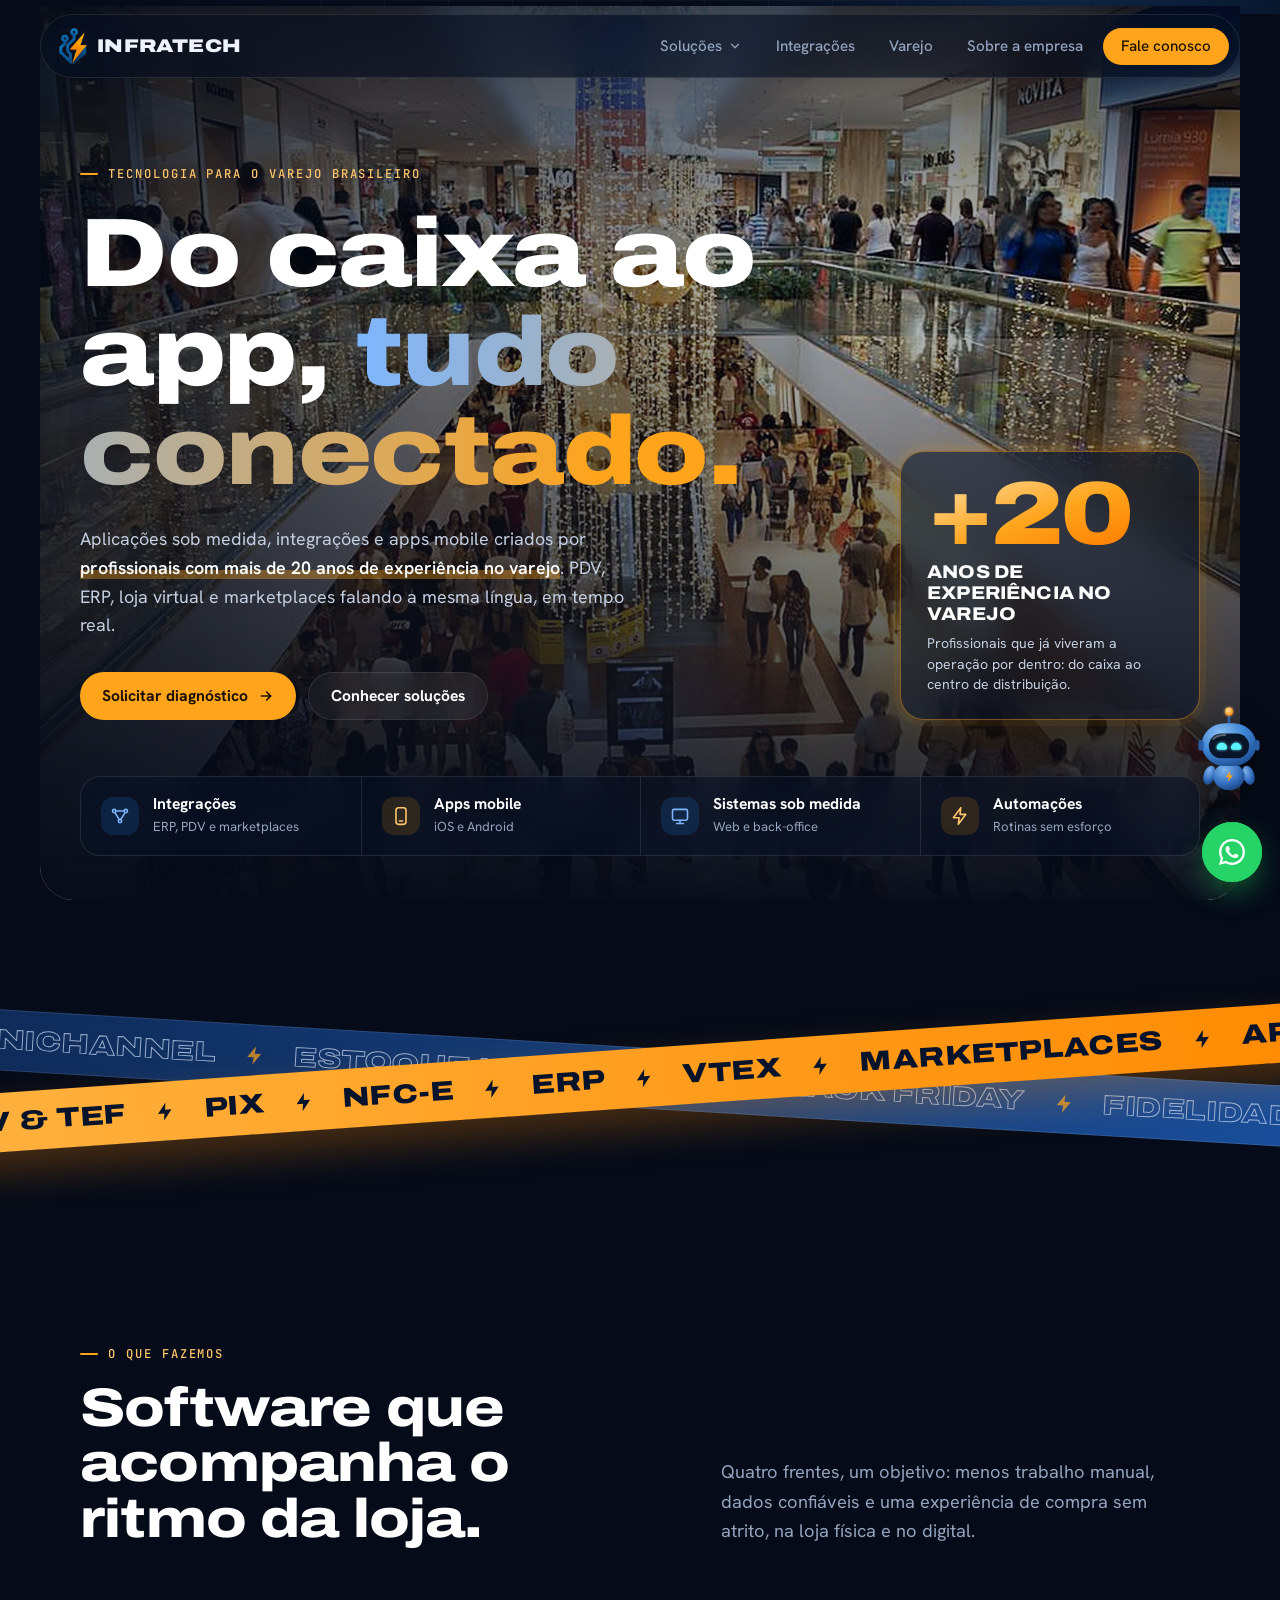
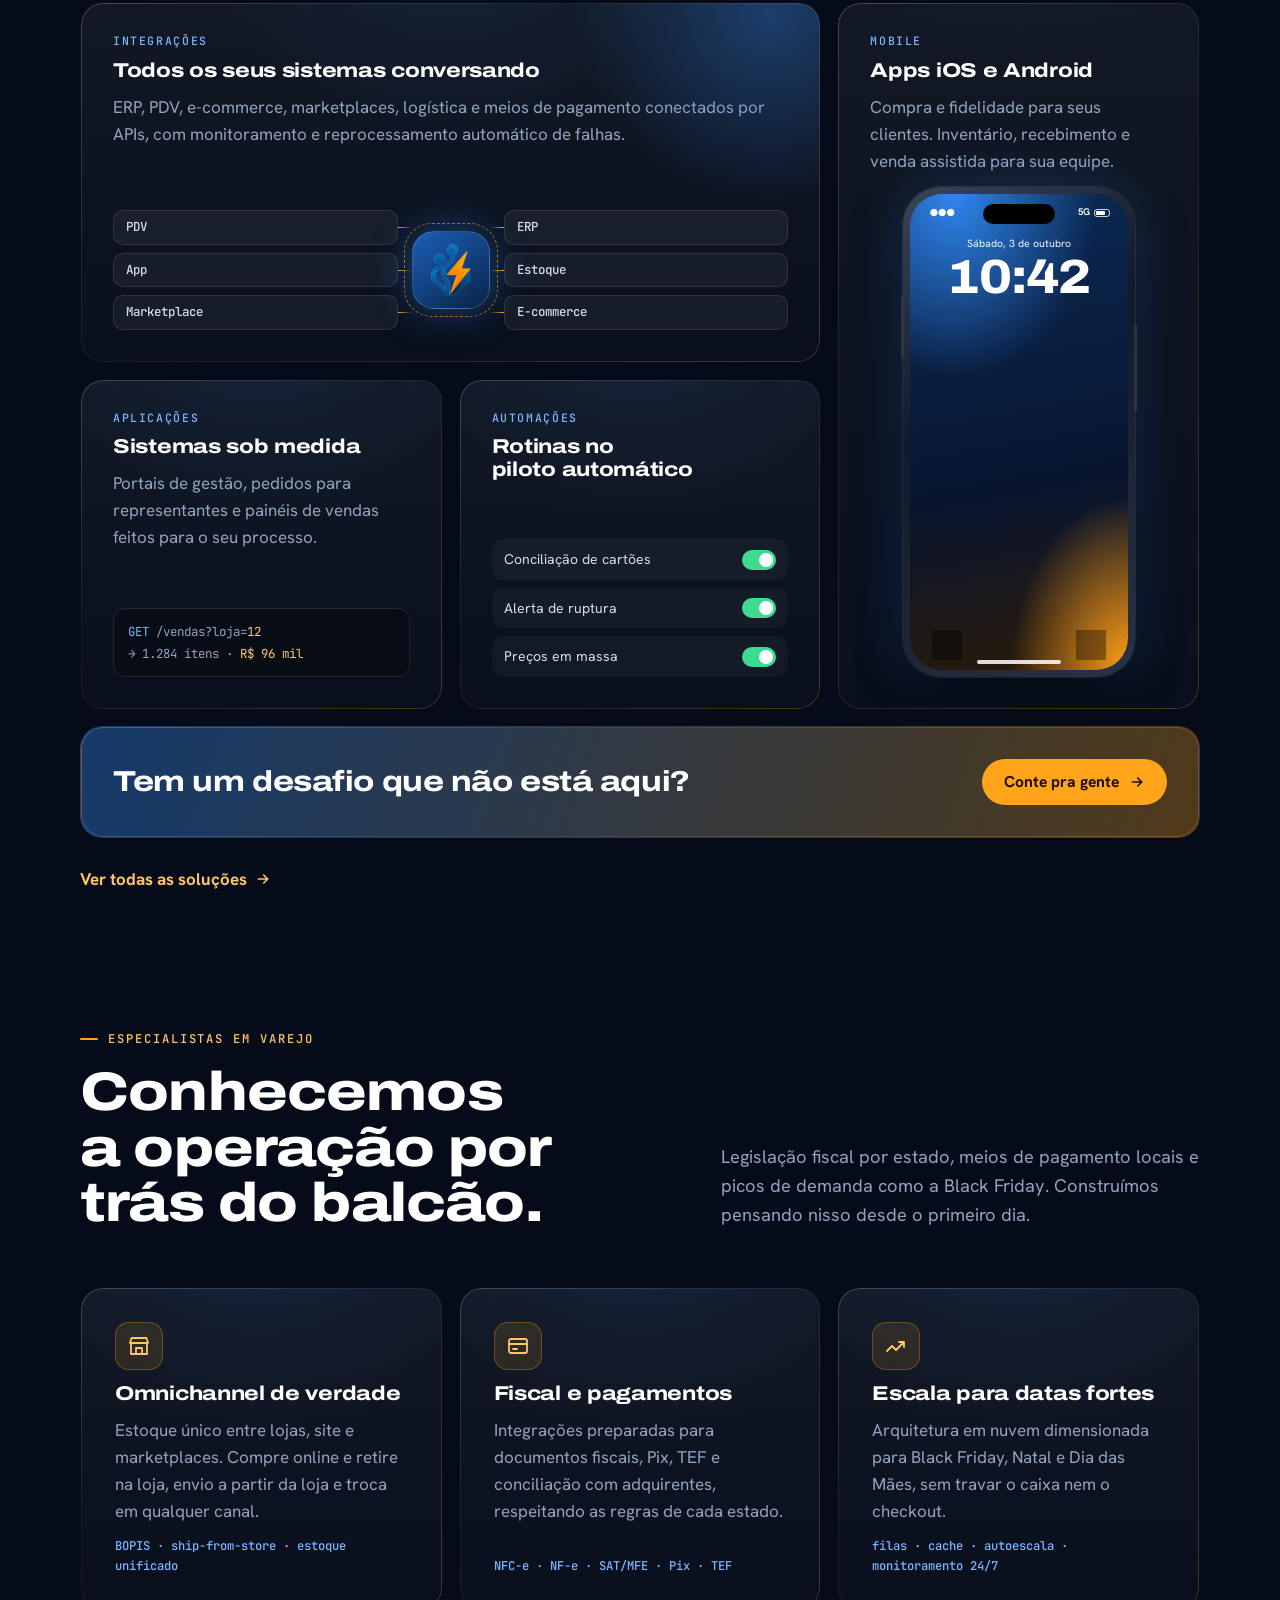
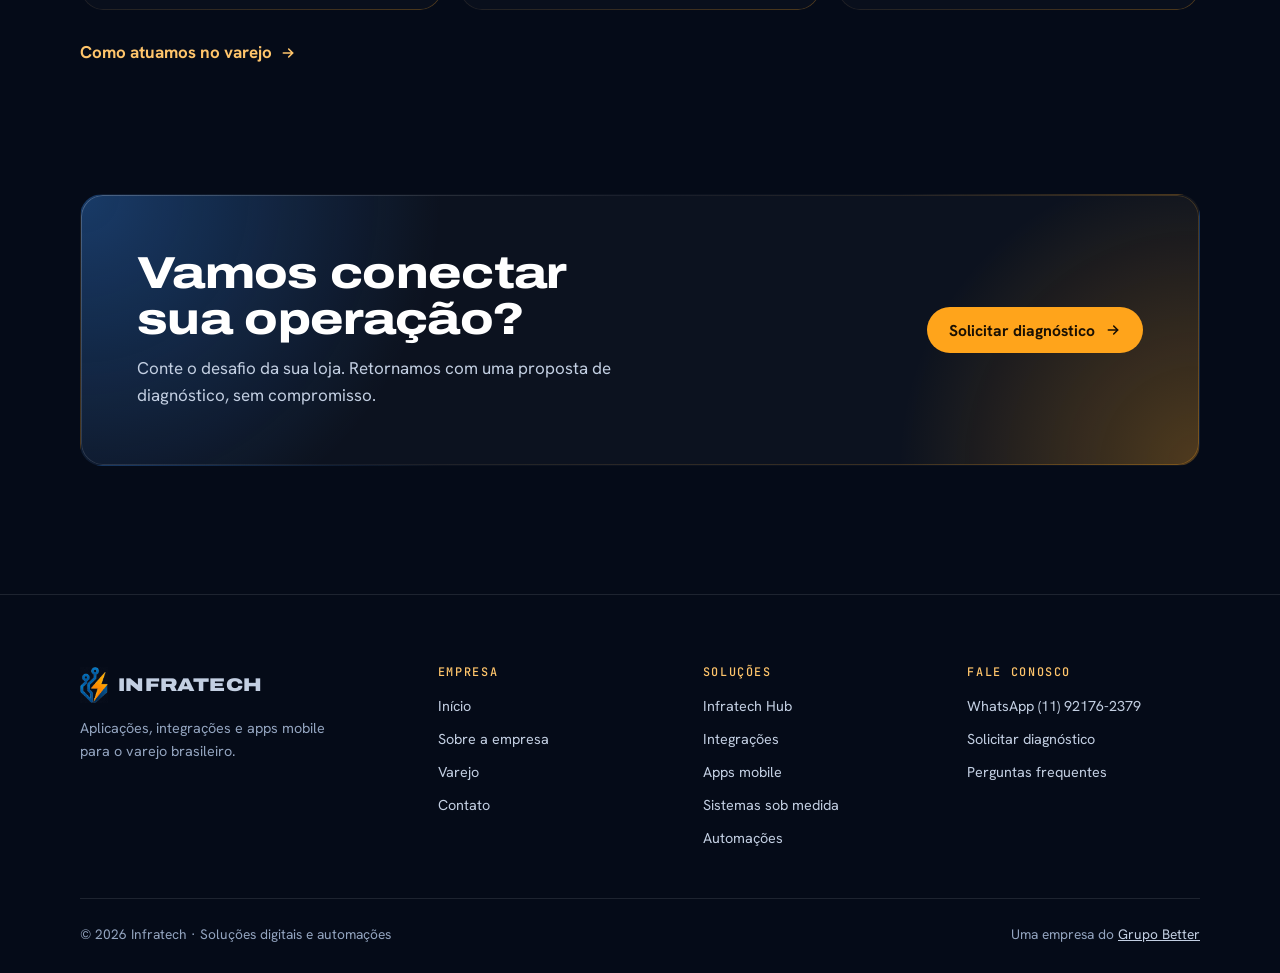
<file: index.html>
<!doctype html>
<html lang="pt-BR">
<head>
<meta charset="utf-8">
<meta name="viewport" content="width=device-width, initial-scale=1, viewport-fit=cover">
<title>Infratech — Soluções Digitais e Automações para o Varejo</title>
<meta name="description" content="Infratech desenvolve aplicações, integrações e aplicativos mobile para o varejo brasileiro: PDV, ERP, e-commerce, marketplaces, Pix e NFC-e conectados.">
<meta property="og:title" content="Infratech — Soluções Digitais e Automações para o Varejo">
<meta property="og:description" content="Infratech desenvolve aplicações, integrações e aplicativos mobile para o varejo brasileiro: PDV, ERP, e-commerce, marketplaces, Pix e NFC-e conectados.">
<meta property="og:type" content="website">
<meta property="og:locale" content="pt_BR">
<meta name="theme-color" content="#050B18">
<link rel="icon" type="image/png" href="assets/favicon.png">
<link rel="preconnect" href="https://fonts.googleapis.com">
<link rel="preconnect" href="https://fonts.gstatic.com" crossorigin>
<link rel="stylesheet" href="https://fonts.googleapis.com/css2?family=Archivo:wdth,wght@100..125,500..900&family=Hanken+Grotesk:wght@400;500;600&family=JetBrains+Mono:wght@400;500&display=swap">
<link rel="stylesheet" href="assets/css/style.css">
</head>
<body>
<div class="aura" aria-hidden="true"></div>

<header>
  <div class="nav">
    <a class="brand" href="index.html" aria-label="Infratech, página inicial">
      <img src="assets/icone-infratech.png" alt="" width="28" height="36">
      <b>INFRATECH</b>
    </a>
    <nav class="links" id="menu" aria-label="Principal">
      <div class="dd">
        <a href="solucoes.html" aria-haspopup="true">Soluções<svg class="dd-chev" viewBox="0 0 24 24" aria-hidden="true"><path d="M6 9l6 6 6-6"/></svg></a>
        <div class="dd-menu"><div class="dd-panel">
          <a href="solucoes.html#hub"><span class="dd-ic"><svg viewBox="0 0 24 24" aria-hidden="true"><rect x="3" y="3" width="7" height="7" rx="1.5"/><rect x="14" y="3" width="7" height="7" rx="1.5"/><rect x="3" y="14" width="7" height="7" rx="1.5"/><rect x="14" y="14" width="7" height="7" rx="1.5"/></svg></span><span><b>Hub de vendas</b><small>Marketplaces, loja virtual e B2B em um só lugar</small></span></a>
          <a class="dd-all" href="solucoes.html">Ver todas as soluções <span aria-hidden="true">→</span></a>
        </div></div>
      </div>
      <a href="integracoes.html">Integrações</a>
      <a href="varejo.html">Varejo</a>
      <a href="sobre.html">Sobre a empresa</a>
      <a class="btn btn-volt" href="contato.html">Fale conosco</a>
    </nav>
    <button class="menu-btn" type="button" aria-label="Abrir menu" aria-controls="menu" aria-expanded="false">
      <svg class="ic-menu" viewBox="0 0 24 24"><path d="M4 7h16M4 12h16M4 17h16"/></svg>
      <svg class="ic-close" viewBox="0 0 24 24"><path d="M6 6l12 12M18 6L6 18"/></svg>
    </button>
  </div>
</header>

<main>
  <div class="hero">
    <div class="stage">
      <div class="stage-media" aria-hidden="true">
        <div class="zoom"><img class="base" src="assets/banner-shopping.jpg" alt=""><canvas class="twinkle"></canvas></div>
        <!-- Opcional: salve um vídeo em assets/banner-shopping.mp4 e ele substitui a foto automaticamente -->
        <video id="banner-video" autoplay muted loop playsinline preload="metadata" poster="assets/banner-shopping.jpg">
          <source src="assets/banner-shopping.mp4" type="video/mp4">
        </video>
      </div>
      <div class="streaks" aria-hidden="true"></div>

      <div class="hero-in">
        <div class="hero-top">
        <div>
          <p class="eyebrow">Tecnologia para o varejo brasileiro</p>
          <h1>Do caixa ao app, <span class="grad">tudo conectado.</span></h1>
          <p class="lede">Aplicações sob medida, integrações e apps mobile criados por <strong>profissionais com mais de 20 anos de experiência no varejo</strong>. PDV, ERP, loja virtual e marketplaces falando a mesma língua, em tempo real.</p>
          <div class="cta-row">
            <a class="btn btn-volt" href="contato.html">Solicitar diagnóstico
              <svg width="16" height="16" viewBox="0 0 24 24" fill="none" stroke="currentColor" stroke-width="2.4" stroke-linecap="round" aria-hidden="true"><path d="M5 12h14M13 6l6 6-6 6"/></svg></a>
            <a class="btn btn-glass" href="solucoes.html">Conhecer soluções</a>
          </div>
        </div>
          <aside class="xp" aria-label="Mais de 20 anos de experiência no varejo">
            <span class="xp-num">+20</span>
            <span class="xp-txt"><b>anos de experiência no varejo</b><small>Profissionais que já viveram a operação por dentro: do caixa ao centro de distribuição.</small></span>
          </aside>
        </div>

        <nav class="pillars" aria-label="Serviços">
          <a href="integracoes.html"><svg viewBox="0 0 24 24"><circle cx="5" cy="6" r="2"/><circle cx="19" cy="6" r="2"/><circle cx="12" cy="18" r="2"/><path d="M7 6h10M6 8l5 8M18 8l-5 8"/></svg><span><b>Integrações</b><small>ERP, PDV e marketplaces</small></span></a>
          <a href="solucoes.html#mobile"><svg viewBox="0 0 24 24"><rect x="6" y="2" width="12" height="20" rx="3"/><path d="M10 18h4"/></svg><span><b>Apps mobile</b><small>iOS e Android</small></span></a>
          <a href="solucoes.html#sistemas"><svg viewBox="0 0 24 24"><rect x="3" y="4" width="18" height="13" rx="2"/><path d="M8 21h8M12 17v4"/></svg><span><b>Sistemas sob medida</b><small>Web e back-office</small></span></a>
          <a href="solucoes.html#automacoes"><svg viewBox="0 0 24 24"><path d="M13 2L4 14h7l-1 8 9-12h-7l1-8z"/></svg><span><b>Automações</b><small>Rotinas sem esforço</small></span></a>
        </nav>
      </div>
    </div>
  </div>


  <div class="bands" role="img" aria-label="Tecnologias: PDV, TEF, Pix, NFC-e, ERP, VTEX, marketplaces, apps mobile e APIs">
    <div class="band back" aria-hidden="true"><div class="row"><span>Omnichannel</span><svg viewBox="0 0 24 24" aria-hidden="true"><path d="M13 2L4 14h7l-1 8 9-12h-7l1-8z"/></svg><span>Estoque unificado</span><svg viewBox="0 0 24 24" aria-hidden="true"><path d="M13 2L4 14h7l-1 8 9-12h-7l1-8z"/></svg><span>Black Friday</span><svg viewBox="0 0 24 24" aria-hidden="true"><path d="M13 2L4 14h7l-1 8 9-12h-7l1-8z"/></svg><span>Fidelidade</span><svg viewBox="0 0 24 24" aria-hidden="true"><path d="M13 2L4 14h7l-1 8 9-12h-7l1-8z"/></svg><span>Conciliação</span><svg viewBox="0 0 24 24" aria-hidden="true"><path d="M13 2L4 14h7l-1 8 9-12h-7l1-8z"/></svg><span>Dashboards</span><svg viewBox="0 0 24 24" aria-hidden="true"><path d="M13 2L4 14h7l-1 8 9-12h-7l1-8z"/></svg><span>Nuvem</span><svg viewBox="0 0 24 24" aria-hidden="true"><path d="M13 2L4 14h7l-1 8 9-12h-7l1-8z"/></svg><span>Automação</span><svg viewBox="0 0 24 24" aria-hidden="true"><path d="M13 2L4 14h7l-1 8 9-12h-7l1-8z"/></svg><span aria-hidden="true">Omnichannel</span><svg viewBox="0 0 24 24" aria-hidden="true"><path d="M13 2L4 14h7l-1 8 9-12h-7l1-8z"/></svg><span aria-hidden="true">Estoque unificado</span><svg viewBox="0 0 24 24" aria-hidden="true"><path d="M13 2L4 14h7l-1 8 9-12h-7l1-8z"/></svg><span aria-hidden="true">Black Friday</span><svg viewBox="0 0 24 24" aria-hidden="true"><path d="M13 2L4 14h7l-1 8 9-12h-7l1-8z"/></svg><span aria-hidden="true">Fidelidade</span><svg viewBox="0 0 24 24" aria-hidden="true"><path d="M13 2L4 14h7l-1 8 9-12h-7l1-8z"/></svg><span aria-hidden="true">Conciliação</span><svg viewBox="0 0 24 24" aria-hidden="true"><path d="M13 2L4 14h7l-1 8 9-12h-7l1-8z"/></svg><span aria-hidden="true">Dashboards</span><svg viewBox="0 0 24 24" aria-hidden="true"><path d="M13 2L4 14h7l-1 8 9-12h-7l1-8z"/></svg><span aria-hidden="true">Nuvem</span><svg viewBox="0 0 24 24" aria-hidden="true"><path d="M13 2L4 14h7l-1 8 9-12h-7l1-8z"/></svg><span aria-hidden="true">Automação</span><svg viewBox="0 0 24 24" aria-hidden="true"><path d="M13 2L4 14h7l-1 8 9-12h-7l1-8z"/></svg></div></div>
    <div class="band front" aria-hidden="true"><div class="row"><span>PDV & TEF</span><svg viewBox="0 0 24 24" aria-hidden="true"><path d="M13 2L4 14h7l-1 8 9-12h-7l1-8z"/></svg><span>Pix</span><svg viewBox="0 0 24 24" aria-hidden="true"><path d="M13 2L4 14h7l-1 8 9-12h-7l1-8z"/></svg><span>NFC-e</span><svg viewBox="0 0 24 24" aria-hidden="true"><path d="M13 2L4 14h7l-1 8 9-12h-7l1-8z"/></svg><span>ERP</span><svg viewBox="0 0 24 24" aria-hidden="true"><path d="M13 2L4 14h7l-1 8 9-12h-7l1-8z"/></svg><span>VTEX</span><svg viewBox="0 0 24 24" aria-hidden="true"><path d="M13 2L4 14h7l-1 8 9-12h-7l1-8z"/></svg><span>Marketplaces</span><svg viewBox="0 0 24 24" aria-hidden="true"><path d="M13 2L4 14h7l-1 8 9-12h-7l1-8z"/></svg><span>Apps mobile</span><svg viewBox="0 0 24 24" aria-hidden="true"><path d="M13 2L4 14h7l-1 8 9-12h-7l1-8z"/></svg><span>APIs</span><svg viewBox="0 0 24 24" aria-hidden="true"><path d="M13 2L4 14h7l-1 8 9-12h-7l1-8z"/></svg><span aria-hidden="true">PDV & TEF</span><svg viewBox="0 0 24 24" aria-hidden="true"><path d="M13 2L4 14h7l-1 8 9-12h-7l1-8z"/></svg><span aria-hidden="true">Pix</span><svg viewBox="0 0 24 24" aria-hidden="true"><path d="M13 2L4 14h7l-1 8 9-12h-7l1-8z"/></svg><span aria-hidden="true">NFC-e</span><svg viewBox="0 0 24 24" aria-hidden="true"><path d="M13 2L4 14h7l-1 8 9-12h-7l1-8z"/></svg><span aria-hidden="true">ERP</span><svg viewBox="0 0 24 24" aria-hidden="true"><path d="M13 2L4 14h7l-1 8 9-12h-7l1-8z"/></svg><span aria-hidden="true">VTEX</span><svg viewBox="0 0 24 24" aria-hidden="true"><path d="M13 2L4 14h7l-1 8 9-12h-7l1-8z"/></svg><span aria-hidden="true">Marketplaces</span><svg viewBox="0 0 24 24" aria-hidden="true"><path d="M13 2L4 14h7l-1 8 9-12h-7l1-8z"/></svg><span aria-hidden="true">Apps mobile</span><svg viewBox="0 0 24 24" aria-hidden="true"><path d="M13 2L4 14h7l-1 8 9-12h-7l1-8z"/></svg><span aria-hidden="true">APIs</span><svg viewBox="0 0 24 24" aria-hidden="true"><path d="M13 2L4 14h7l-1 8 9-12h-7l1-8z"/></svg></div></div>
  </div>


  <section>
    <div class="wrap">
      <div class="sec-head reveal">
        <div><p class="eyebrow">O que fazemos</p><h2>Software que acompanha o ritmo da loja.</h2></div>
        <p class="lede">Quatro frentes, um objetivo: menos trabalho manual, dados confiáveis e uma experiência de compra sem atrito, na loja física e no digital.</p>
      </div>
      <div class="bento">
        <article class="glass cell int reveal">
          <span class="tag">Integrações</span>
          <h3>Todos os seus sistemas conversando</h3>
          <p>ERP, PDV, e-commerce, marketplaces, logística e meios de pagamento conectados por APIs, com monitoramento e reprocessamento automático de falhas.</p>
          <div class="mesh" aria-hidden="true">
            <div class="col"><span class="chip">PDV</span><span class="chip">App</span><span class="chip">Marketplace</span></div>
            <div class="hub"><img src="assets/icone-infratech.png" alt=""></div>
            <div class="col"><span class="chip">ERP</span><span class="chip">Estoque</span><span class="chip">E-commerce</span></div>
          </div>
        </article>

        <article class="glass cell mob reveal">
          <span class="tag">Mobile</span>
          <h3>Apps iOS e Android</h3>
          <p>Compra e fidelidade para seus clientes. Inventário, recebimento e venda assistida para sua equipe.</p>
          <div class="phone" aria-hidden="true">
            <div class="screen">
              <div class="island"></div>
              <div class="sbar"><span>●●●</span><span>5G<i></i></span></div>
              <div class="lock"><small>Sábado, 3 de outubro</small><b>10:42</b></div>
              <div class="notes">
                <div class="note p"><span class="ap"><svg viewBox="0 0 24 24"><path d="M13 2L4 14h7l-1 8 9-12h-7l1-8z"/></svg></span><div><div class="hd"><span>Sua Loja</span><span>agora</span></div><p>Você ganhou <em>+120 pontos</em><br><span>Saldo atual: 2.480 pontos</span></p></div></div>
                <div class="note c"><span class="ap"><svg viewBox="0 0 24 24"><path d="M13 2L4 14h7l-1 8 9-12h-7l1-8z"/></svg></span><div><div class="hd"><span>Sua Loja</span><span>agora</span></div><p>Cupom de <em>15% OFF</em> liberado<br><span>Válido na sua próxima compra</span></p></div></div>
                <div class="note d"><span class="ap"><svg viewBox="0 0 24 24"><path d="M9 16.2l-3.5-3.5L4 14.2 9 19.2 20 8.2 18.6 6.8z"/></svg></span><div><div class="hd"><span>Sua Loja</span><span>agora</span></div><p>Pedido pronto para retirada<br><span>Loja Centro · balcão 2</span></p></div></div>
              </div>
              <div class="phone-foot"><span></span><span></span></div>
              <div class="homebar"></div>
            </div>
          </div>
        </article>

        <article class="glass cell app reveal">
          <span class="tag">Aplicações</span>
          <h3>Sistemas sob medida</h3>
          <p>Portais de gestão, pedidos para representantes e painéis de vendas feitos para o seu processo.</p>
          <div class="code" aria-hidden="true"><b>GET</b> /vendas?loja=<em>12</em><br>→ 1.284 itens · <em>R$ 96 mil</em></div>
        </article>

        <article class="glass cell auto reveal">
          <span class="tag">Automações</span>
          <h3>Rotinas no piloto automático</h3>
          <div class="toggles" aria-hidden="true">
            <div>Conciliação de cartões<span class="sw"></span></div>
            <div>Alerta de ruptura<span class="sw"></span></div>
            <div>Preços em massa<span class="sw"></span></div>
          </div>
        </article>

        <a class="glass cell cta-cell reveal" href="contato.html" style="text-decoration:none">
          <h3>Tem um desafio que não está aqui?</h3>
          <span class="btn btn-volt" style="align-self:flex-start">Conte pra gente
            <svg width="16" height="16" viewBox="0 0 24 24" fill="none" stroke="currentColor" stroke-width="2.4" stroke-linecap="round" aria-hidden="true"><path d="M5 12h14M13 6l6 6-6 6"/></svg></span>
        </a>
      </div>
      <a class="more" href="solucoes.html">Ver todas as soluções <svg width="16" height="16" viewBox="0 0 24 24" fill="none" stroke="currentColor" stroke-width="2.4" stroke-linecap="round" aria-hidden="true"><path d="M5 12h14M13 6l6 6-6 6"/></svg></a>
    </div>
  </section>

  <section style="padding-top:0">
    <div class="wrap">
      <div class="sec-head reveal">
        <div><p class="eyebrow">Especialistas em varejo</p><h2>Conhecemos a operação por trás do balcão.</h2></div>
        <p class="lede">Legislação fiscal por estado, meios de pagamento locais e picos de demanda como a Black Friday. Construímos pensando nisso desde o primeiro dia.</p>
      </div>
      <div class="retail">
        <div class="glass reveal">
          <div class="ico"><svg viewBox="0 0 24 24"><path d="M3 9l1.5-5h15L21 9M4 9v11h16V9M3 9h18M9 20v-6h6v6"/></svg></div>
          <h3>Omnichannel de verdade</h3>
          <p>Estoque único entre lojas, site e marketplaces. Compre online e retire na loja, envio a partir da loja e troca em qualquer canal.</p>
          <code>BOPIS · ship-from-store · estoque unificado</code>
        </div>
        <div class="glass reveal">
          <div class="ico"><svg viewBox="0 0 24 24"><rect x="3" y="5" width="18" height="14" rx="2"/><path d="M3 10h18M7 15h4"/></svg></div>
          <h3>Fiscal e pagamentos</h3>
          <p>Integrações preparadas para documentos fiscais, Pix, TEF e conciliação com adquirentes, respeitando as regras de cada estado.</p>
          <code>NFC-e · NF-e · SAT/MFE · Pix · TEF</code>
        </div>
        <div class="glass reveal">
          <div class="ico"><svg viewBox="0 0 24 24"><path d="M3 17l5-5 4 4 8-8M15 8h5v5"/></svg></div>
          <h3>Escala para datas fortes</h3>
          <p>Arquitetura em nuvem dimensionada para Black Friday, Natal e Dia das Mães, sem travar o caixa nem o checkout.</p>
          <code>filas · cache · autoescala · monitoramento 24/7</code>
        </div>
      </div>
      <a class="more" href="varejo.html">Como atuamos no varejo <svg width="16" height="16" viewBox="0 0 24 24" fill="none" stroke="currentColor" stroke-width="2.4" stroke-linecap="round" aria-hidden="true"><path d="M5 12h14M13 6l6 6-6 6"/></svg></a>
    </div>
  </section>

  <section style="padding-top:0">
    <div class="wrap">
      <div class="glass cta-band reveal">
        <div><h2>Vamos conectar sua operação?</h2><p>Conte o desafio da sua loja. Retornamos com uma proposta de diagnóstico, sem compromisso.</p></div>
        <a class="btn btn-volt" href="contato.html">Solicitar diagnóstico <svg width="16" height="16" viewBox="0 0 24 24" fill="none" stroke="currentColor" stroke-width="2.4" stroke-linecap="round" aria-hidden="true"><path d="M5 12h14M13 6l6 6-6 6"/></svg></a>
      </div>
    </div>
  </section>

</main>

<footer>
  <div class="wrap">
    <div class="foot-grid">
      <div>
        <a class="brand" href="index.html"><img src="assets/icone-infratech.png" alt="" width="26" height="34"><b>INFRATECH</b></a>
        <p>Aplicações, integrações e apps mobile para o varejo brasileiro.</p>
      </div>
      <div>
        <h4>Empresa</h4>
        <ul><li><a href="index.html">Início</a></li><li><a href="sobre.html">Sobre a empresa</a></li><li><a href="varejo.html">Varejo</a></li><li><a href="contato.html">Contato</a></li></ul>
      </div>
      <div>
        <h4>Soluções</h4>
        <ul><li><a href="solucoes.html#hub">Infratech Hub</a></li><li><a href="integracoes.html">Integrações</a></li><li><a href="solucoes.html#mobile">Apps mobile</a></li><li><a href="solucoes.html#sistemas">Sistemas sob medida</a></li><li><a href="solucoes.html#automacoes">Automações</a></li></ul>
      </div>
      <div>
        <h4>Fale conosco</h4>
        <ul><li><a href="https://wa.me/5511921762379?text=Ol%C3%A1!%20Vim%20pelo%20site%20da%20Infratech%20e%20gostaria%20de%20saber%20mais." target="_blank" rel="noopener">WhatsApp (11) 92176-2379</a></li><li><a href="contato.html">Solicitar diagnóstico</a></li><li><a href="contato.html#perguntas">Perguntas frequentes</a></li></ul>
      </div>
    </div>
    <div class="foot-bottom"><span>© <span data-ano>2026</span> Infratech · Soluções digitais e automações</span><span class="foot-grupo">Uma empresa do <a href="sobre.html#grupo">Grupo Better</a></span></div>
  </div>
</footer>

<div class="bot-wrap" id="bot">
  <div class="bot-bubble" id="bot-bubble" hidden>Oi! Tire suas dúvidas comigo 👋</div>
  <div class="bot-panel" id="bot-panel" role="dialog" aria-label="Assistente Infratech" hidden>
    <div class="chat-head">
      <span class="chat-ava"><img src="assets/icone-infratech.png" alt=""></span>
      <span><b>Assistente Infratech</b><small><i></i>Online · responde na hora</small></span>
      <button class="bot-close" type="button" aria-label="Fechar">×</button>
    </div>
    <div class="chat-log" id="chat-log" aria-live="polite"></div>
    <div class="chat-chips" id="chat-chips">
      <button type="button">Quais soluções vocês oferecem?</button>
      <button type="button">Vocês atendem meu segmento?</button>
      <button type="button">Como funciona o diagnóstico?</button>
      <button type="button">Quero falar com uma pessoa</button>
    </div>
    <form class="chat-form" id="chat-form">
      <label class="sr" for="chat-input">Sua mensagem</label>
      <input id="chat-input" name="mensagem" type="text" maxlength="600" autocomplete="off" placeholder="Digite sua mensagem…">
      <button type="submit" aria-label="Enviar"><svg viewBox="0 0 24 24" aria-hidden="true"><path d="M4 12l16-8-6 16-2-6-8-2z"/></svg></button>
    </form>
    <p class="chat-note">Assistente com IA, pode cometer erros. <a href="https://wa.me/5511921762379?text=Ol%C3%A1!%20Vim%20pelo%20site%20da%20Infratech%20e%20gostaria%20de%20falar%20com%20um%20especialista." target="_blank" rel="noopener">Falar com uma pessoa</a></p>
  </div>
  <button class="bot" type="button" aria-label="Abrir assistente Infratech" aria-expanded="false" aria-controls="bot-panel">
    <svg viewBox="0 0 120 140" aria-hidden="true">
      <defs>
        <radialGradient id="botHead" cx="35%" cy="25%" r="80%"><stop offset="0" stop-color="#8CC0F2"/><stop offset=".55" stop-color="#3E86D6"/><stop offset="1" stop-color="#1D4F94"/></radialGradient>
        <radialGradient id="botBody" cx="35%" cy="25%" r="85%"><stop offset="0" stop-color="#7DB3EC"/><stop offset=".6" stop-color="#346FC0"/><stop offset="1" stop-color="#173F7A"/></radialGradient>
        <radialGradient id="botTip" cx="40%" cy="35%" r="70%"><stop offset="0" stop-color="#FFE0A8"/><stop offset="1" stop-color="#FF8A00"/></radialGradient>
        <filter id="botGlow" x="-50%" y="-50%" width="200%" height="200%"><feGaussianBlur stdDeviation="2.2" result="b"/><feMerge><feMergeNode in="b"/><feMergeNode in="SourceGraphic"/></feMerge></filter>
      </defs>
      <g class="bot-antenna"><rect x="58" y="12" width="4" height="18" rx="2" fill="#2A5FA8"/><circle class="bot-tip" cx="60" cy="10" r="6" fill="url(#botTip)" filter="url(#botGlow)"/></g>
      <g class="bot-arm l"><ellipse cx="30" cy="108" rx="9" ry="15" fill="url(#botBody)" transform="rotate(18 30 108)"/></g>
      <g class="bot-arm r"><ellipse cx="90" cy="108" rx="9" ry="15" fill="url(#botBody)" transform="rotate(-18 90 108)"/></g>
      <ellipse cx="60" cy="110" rx="24" ry="21" fill="url(#botBody)"/>
      <path d="M62 101l-7 10h5l-2 8 8-11h-5l1-7z" fill="#FFA41B"/>
      <rect x="18" y="28" width="84" height="66" rx="36" fill="url(#botHead)"/>
      <rect x="13" y="54" width="8" height="16" rx="4" fill="#2A5FA8"/><rect x="99" y="54" width="8" height="16" rx="4" fill="#2A5FA8"/>
      <rect x="29" y="44" width="62" height="38" rx="19" fill="#081428"/>
      <path d="M36 52c4-5 12-6 18-6" stroke="rgba(255,255,255,.35)" stroke-width="3" stroke-linecap="round" fill="none"/>
      <g class="bot-eyes" filter="url(#botGlow)">
        <g class="bot-eye"><path d="M41 66c0-5 4-8 8-8s8 3 8 8c0 2-2 3-8 3s-8-1-8-3z" fill="#5CF2FF"/></g>
        <g class="bot-eye"><path d="M63 66c0-5 4-8 8-8s8 3 8 8c0 2-2 3-8 3s-8-1-8-3z" fill="#5CF2FF"/></g>
      </g>
    </svg>
  </button>
  <span class="bot-shadow" aria-hidden="true"></span>
</div>

<a class="wa-float" href="https://wa.me/5511921762379?text=Ol%C3%A1!%20Vim%20pelo%20site%20da%20Infratech%20e%20gostaria%20de%20saber%20mais." target="_blank" rel="noopener" aria-label="Conversar no WhatsApp: (11) 92176-2379">
  <svg viewBox="0 0 32 32" aria-hidden="true"><path d="M16.04 3C8.86 3 3.03 8.82 3.03 16c0 2.3.6 4.54 1.74 6.52L3 29l6.65-1.74A12.95 12.95 0 0 0 16.04 29C23.2 29 29 23.18 29 16S23.2 3 16.04 3zm0 23.62c-1.95 0-3.87-.52-5.54-1.52l-.4-.24-3.95 1.03 1.06-3.85-.26-.4A10.6 10.6 0 0 1 5.4 16c0-5.86 4.77-10.63 10.64-10.63 5.86 0 10.62 4.77 10.62 10.63 0 5.87-4.76 10.62-10.62 10.62zm5.83-7.95c-.32-.16-1.89-.93-2.18-1.04-.3-.1-.5-.16-.72.16-.21.32-.82 1.04-1 1.25-.19.21-.37.24-.69.08-.32-.16-1.35-.5-2.57-1.59-.95-.85-1.59-1.9-1.78-2.21-.18-.32-.02-.5.14-.65.15-.14.32-.37.48-.56.16-.19.21-.32.32-.53.1-.21.05-.4-.03-.56-.08-.16-.72-1.73-.98-2.37-.26-.62-.52-.54-.72-.55h-.61c-.21 0-.56.08-.85.4-.29.32-1.11 1.09-1.11 2.65s1.14 3.08 1.3 3.29c.16.21 2.24 3.42 5.43 4.8.76.33 1.35.52 1.81.67.76.24 1.45.2 2 .12.61-.09 1.89-.77 2.15-1.52.27-.74.27-1.38.19-1.52-.08-.13-.29-.21-.61-.37z"/></svg><span class="wa-tip">Fale no WhatsApp</span>
</a>

<script src="assets/js/main.js"></script>
</body>
</html>
</file>
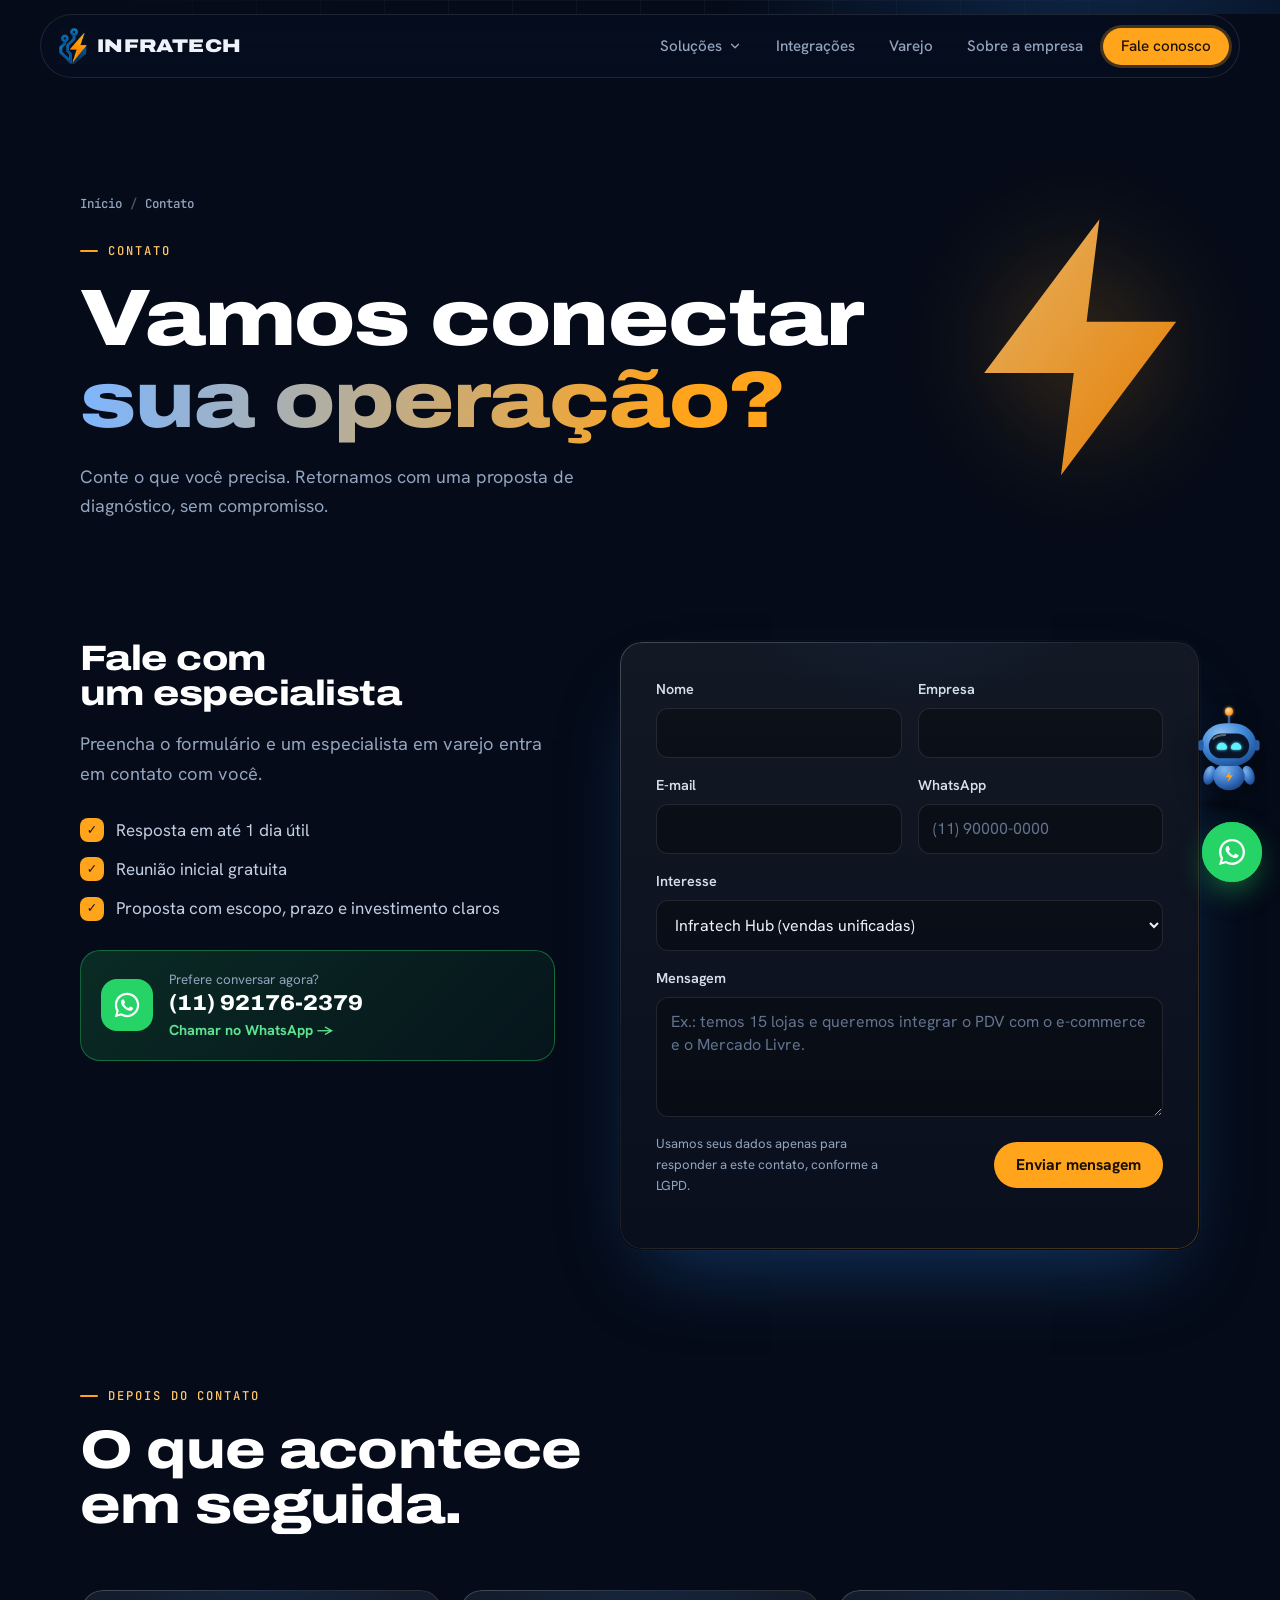
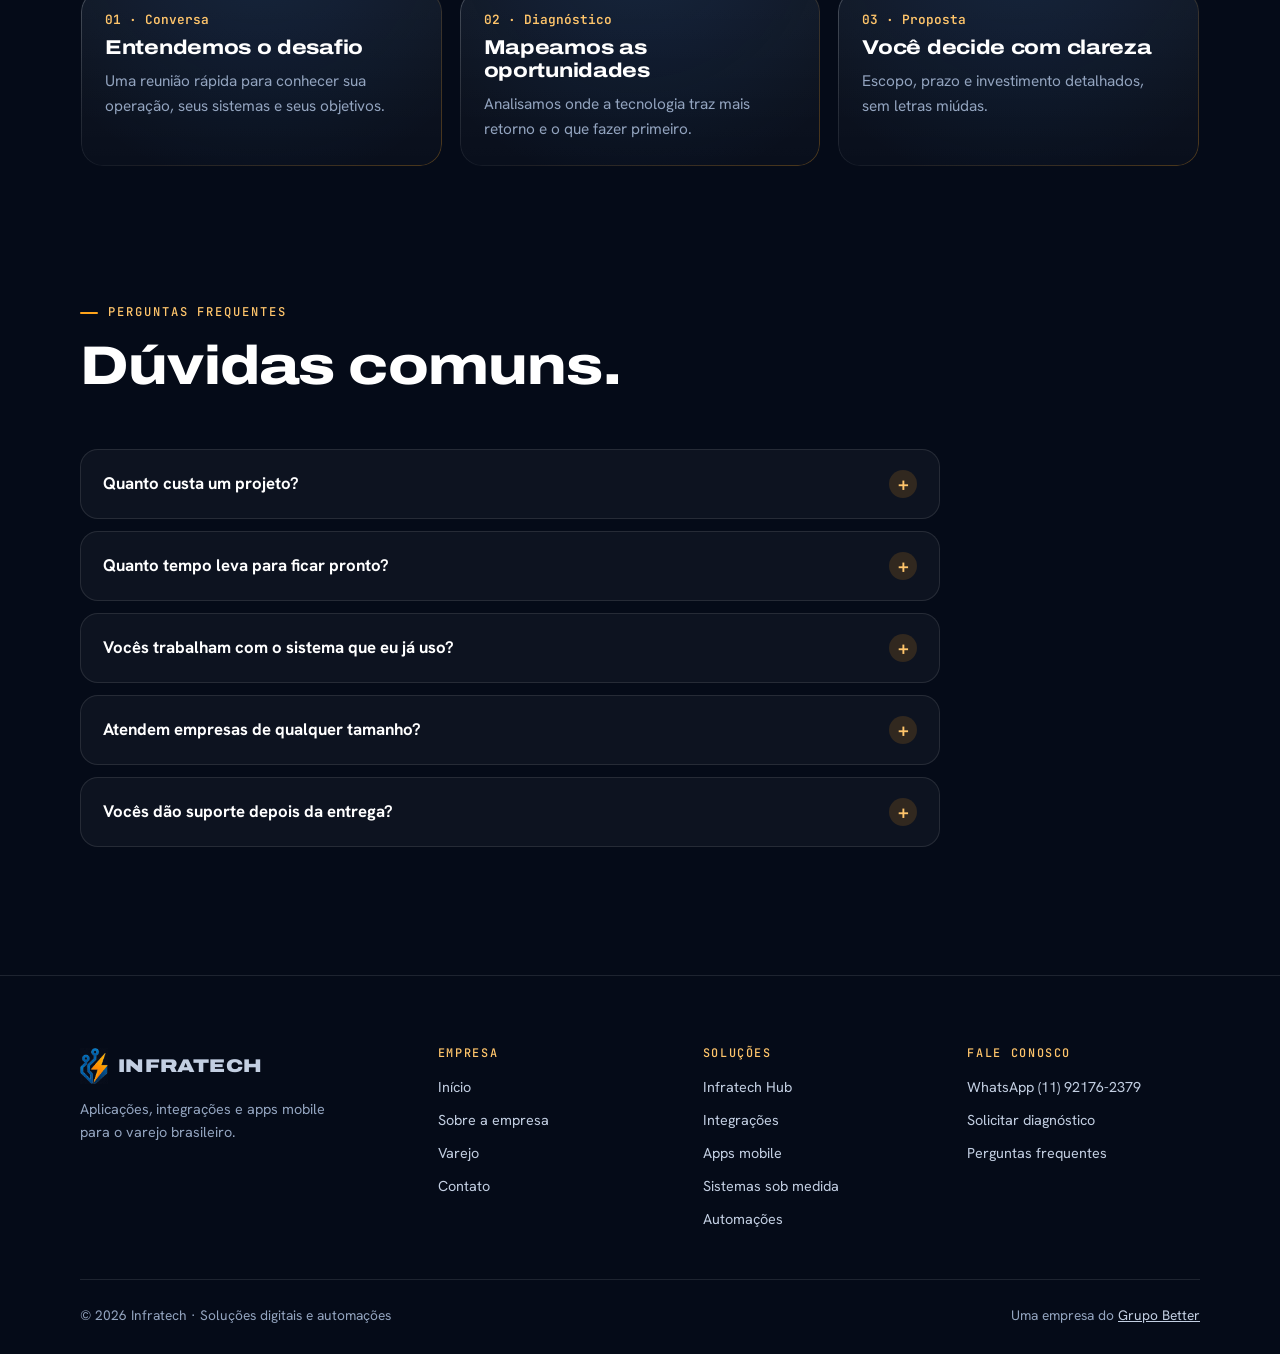
<file: contato.html>
<!doctype html>
<html lang="pt-BR">
<head>
<meta charset="utf-8">
<meta name="viewport" content="width=device-width, initial-scale=1, viewport-fit=cover">
<title>Contato — Infratech</title>
<meta name="description" content="Fale com a Infratech e solicite um diagnóstico gratuito da sua operação de varejo.">
<meta property="og:title" content="Contato — Infratech">
<meta property="og:description" content="Fale com a Infratech e solicite um diagnóstico gratuito da sua operação de varejo.">
<meta property="og:type" content="website">
<meta property="og:locale" content="pt_BR">
<meta name="theme-color" content="#050B18">
<link rel="icon" type="image/png" href="assets/favicon.png">
<link rel="preconnect" href="https://fonts.googleapis.com">
<link rel="preconnect" href="https://fonts.gstatic.com" crossorigin>
<link rel="stylesheet" href="https://fonts.googleapis.com/css2?family=Archivo:wdth,wght@100..125,500..900&family=Hanken+Grotesk:wght@400;500;600&family=JetBrains+Mono:wght@400;500&display=swap">
<link rel="stylesheet" href="assets/css/style.css">
</head>
<body>
<div class="aura" aria-hidden="true"></div>

<header>
  <div class="nav">
    <a class="brand" href="index.html" aria-label="Infratech, página inicial">
      <img src="assets/icone-infratech.png" alt="" width="28" height="36">
      <b>INFRATECH</b>
    </a>
    <nav class="links" id="menu" aria-label="Principal">
      <div class="dd">
        <a href="solucoes.html" aria-haspopup="true">Soluções<svg class="dd-chev" viewBox="0 0 24 24" aria-hidden="true"><path d="M6 9l6 6 6-6"/></svg></a>
        <div class="dd-menu"><div class="dd-panel">
          <a href="solucoes.html#hub"><span class="dd-ic"><svg viewBox="0 0 24 24" aria-hidden="true"><rect x="3" y="3" width="7" height="7" rx="1.5"/><rect x="14" y="3" width="7" height="7" rx="1.5"/><rect x="3" y="14" width="7" height="7" rx="1.5"/><rect x="14" y="14" width="7" height="7" rx="1.5"/></svg></span><span><b>Hub de vendas</b><small>Marketplaces, loja virtual e B2B em um só lugar</small></span></a>
          <a class="dd-all" href="solucoes.html">Ver todas as soluções <span aria-hidden="true">→</span></a>
        </div></div>
      </div>
      <a href="integracoes.html">Integrações</a>
      <a href="varejo.html">Varejo</a>
      <a href="sobre.html">Sobre a empresa</a>
      <a class="btn btn-volt" href="contato.html" aria-current="page">Fale conosco</a>
    </nav>
    <button class="menu-btn" type="button" aria-label="Abrir menu" aria-controls="menu" aria-expanded="false">
      <svg class="ic-menu" viewBox="0 0 24 24"><path d="M4 7h16M4 12h16M4 17h16"/></svg>
      <svg class="ic-close" viewBox="0 0 24 24"><path d="M6 6l12 12M18 6L6 18"/></svg>
    </button>
  </div>
</header>

  <div class="page-hero">
    <svg class="bolt" viewBox="0 0 24 24" aria-hidden="true"><defs><linearGradient id="boltgrad" x1="0" y1="0" x2="1" y2="1"><stop offset="0" stop-color="#FFC56B"/><stop offset="1" stop-color="#FF8A00"/></linearGradient></defs><path d="M13 2L4 14h7l-1 8 9-12h-7l1-8z"/></svg>
    <div class="wrap">
      <nav class="crumbs" aria-label="Você está em"><a href="index.html">Início</a><span>/</span>Contato</nav>
      <p class="eyebrow">Contato</p>
      <h1>Vamos conectar <span class="grad">sua operação?</span></h1>
      <p class="lede">Conte o que você precisa. Retornamos com uma proposta de diagnóstico, sem compromisso.</p>
      
    </div>
  </div>

<main>
  <section style="padding-top:clamp(24px,4vw,48px)">
    <div class="wrap contact">
      <div class="reveal">
        <h2 style="font-size:clamp(1.6rem,2.8vw,2.2rem)">Fale com um especialista</h2>
        <p class="lede">Preencha o formulário e um especialista em varejo entra em contato com você.</p>
        <ul class="checks">
          <li>Resposta em até 1 dia útil</li>
          <li>Reunião inicial gratuita</li>
          <li>Proposta com escopo, prazo e investimento claros</li>
        </ul>
        <a class="wa-card" href="https://wa.me/5511921762379?text=Ol%C3%A1!%20Vim%20pelo%20site%20da%20Infratech%20e%20gostaria%20de%20saber%20mais." target="_blank" rel="noopener">
          <span class="wa-ico"><svg viewBox="0 0 32 32" aria-hidden="true"><path d="M16.04 3C8.86 3 3.03 8.82 3.03 16c0 2.3.6 4.54 1.74 6.52L3 29l6.65-1.74A12.95 12.95 0 0 0 16.04 29C23.2 29 29 23.18 29 16S23.2 3 16.04 3zm0 23.62c-1.95 0-3.87-.52-5.54-1.52l-.4-.24-3.95 1.03 1.06-3.85-.26-.4A10.6 10.6 0 0 1 5.4 16c0-5.86 4.77-10.63 10.64-10.63 5.86 0 10.62 4.77 10.62 10.63 0 5.87-4.76 10.62-10.62 10.62zm5.83-7.95c-.32-.16-1.89-.93-2.18-1.04-.3-.1-.5-.16-.72.16-.21.32-.82 1.04-1 1.25-.19.21-.37.24-.69.08-.32-.16-1.35-.5-2.57-1.59-.95-.85-1.59-1.9-1.78-2.21-.18-.32-.02-.5.14-.65.15-.14.32-.37.48-.56.16-.19.21-.32.32-.53.1-.21.05-.4-.03-.56-.08-.16-.72-1.73-.98-2.37-.26-.62-.52-.54-.72-.55h-.61c-.21 0-.56.08-.85.4-.29.32-1.11 1.09-1.11 2.65s1.14 3.08 1.3 3.29c.16.21 2.24 3.42 5.43 4.8.76.33 1.35.52 1.81.67.76.24 1.45.2 2 .12.61-.09 1.89-.77 2.15-1.52.27-.74.27-1.38.19-1.52-.08-.13-.29-.21-.61-.37z"/></svg></span>
          <span><small>Prefere conversar agora?</small><b>(11) 92176-2379</b><em>Chamar no WhatsApp →</em></span>
        </a>
      </div>
      <form id="form-contato" class="glass reveal" name="contato" action="/" method="post" data-netlify="true" netlify-honeypot="site" novalidate>
        <input type="hidden" name="form-name" value="contato">
        <div class="row">
          <label for="nome">Nome<input id="nome" name="nome" autocomplete="name" required></label>
          <label for="empresa">Empresa<input id="empresa" name="empresa" autocomplete="organization"></label>
        </div>
        <div class="row">
          <label for="email">E-mail<input id="email" name="email" type="email" autocomplete="email" required></label>
          <label for="telefone">WhatsApp<input id="telefone" name="telefone" type="tel" autocomplete="tel" placeholder="(11) 90000-0000"></label>
        </div>
        <label for="interesse">Interesse
          <select id="interesse" name="interesse">
            <option>Infratech Hub (vendas unificadas)</option>
            <option>Integração de sistemas</option>
            <option>Aplicativo mobile</option>
            <option>Sistema sob medida</option>
            <option>Automação de processos</option>
            <option>Ainda não sei, quero conversar</option>
          </select>
        </label>
        <label for="mensagem">Mensagem<textarea id="mensagem" name="mensagem" placeholder="Ex.: temos 15 lojas e queremos integrar o PDV com o e-commerce e o Mercado Livre."></textarea></label>
        <input class="hp" type="text" name="site" tabindex="-1" autocomplete="off" aria-hidden="true">
        <div class="form-foot">
          <small>Usamos seus dados apenas para responder a este contato, conforme a LGPD.</small>
          <button class="btn btn-volt" type="submit">Enviar mensagem</button>
        </div>
        <p id="status" role="status" aria-live="polite"></p>
      </form>
      <!-- formulário oculto: registra na Netlify os contatos encaminhados pelo assistente do chat -->
      <form name="lead-chat" data-netlify="true" netlify-honeypot="site" hidden>
        <input type="hidden" name="form-name" value="lead-chat">
        <input name="resumo"><textarea name="conversa"></textarea><input name="site">
      </form>
    </div>
  </section>

  <section style="padding-top:0">
    <div class="wrap">
      <div class="sec-head reveal">
        <div><p class="eyebrow">Depois do contato</p><h2>O que acontece em seguida.</h2></div>
      </div>
      <div class="next">
        <div class="glass reveal"><span class="n">01 · Conversa</span><h3>Entendemos o desafio</h3><p>Uma reunião rápida para conhecer sua operação, seus sistemas e seus objetivos.</p></div>
        <div class="glass reveal"><span class="n">02 · Diagnóstico</span><h3>Mapeamos as oportunidades</h3><p>Analisamos onde a tecnologia traz mais retorno e o que fazer primeiro.</p></div>
        <div class="glass reveal"><span class="n">03 · Proposta</span><h3>Você decide com clareza</h3><p>Escopo, prazo e investimento detalhados, sem letras miúdas.</p></div>
      </div>
    </div>
  </section>

  <section style="padding-top:0" id="perguntas">
    <div class="wrap">
      <div class="sec-head reveal">
        <div><p class="eyebrow">Perguntas frequentes</p><h2>Dúvidas comuns.</h2></div>
      </div>
      <div class="faq"><details class="reveal"><summary>Quanto custa um projeto?</summary><p>Depende do escopo. Depois do diagnóstico inicial, enviamos uma proposta com escopo, prazo e investimento detalhados, sem compromisso.</p></details><details class="reveal"><summary>Quanto tempo leva para ficar pronto?</summary><p>Uma integração simples pode ficar pronta em poucas semanas; aplicativos e sistemas maiores são entregues em etapas, com partes funcionando desde as primeiras sprints.</p></details><details class="reveal"><summary>Vocês trabalham com o sistema que eu já uso?</summary><p>Na maioria dos casos, sim. Integramos com ERPs, PDVs, plataformas de e-commerce e marketplaces por meio de APIs. No diagnóstico confirmamos as possibilidades do seu sistema.</p></details><details class="reveal"><summary>Atendem empresas de qualquer tamanho?</summary><p>Sim. Atendemos desde lojas com poucas unidades até redes e distribuidores, ajustando o projeto à realidade de cada operação.</p></details><details class="reveal"><summary>Vocês dão suporte depois da entrega?</summary><p>Sim. Oferecemos planos de suporte e evolução contínua, com acompanhamento e melhorias depois do go-live.</p></details></div>
    </div>
  </section>
</main>

<footer>
  <div class="wrap">
    <div class="foot-grid">
      <div>
        <a class="brand" href="index.html"><img src="assets/icone-infratech.png" alt="" width="26" height="34"><b>INFRATECH</b></a>
        <p>Aplicações, integrações e apps mobile para o varejo brasileiro.</p>
      </div>
      <div>
        <h4>Empresa</h4>
        <ul><li><a href="index.html">Início</a></li><li><a href="sobre.html">Sobre a empresa</a></li><li><a href="varejo.html">Varejo</a></li><li><a href="contato.html">Contato</a></li></ul>
      </div>
      <div>
        <h4>Soluções</h4>
        <ul><li><a href="solucoes.html#hub">Infratech Hub</a></li><li><a href="integracoes.html">Integrações</a></li><li><a href="solucoes.html#mobile">Apps mobile</a></li><li><a href="solucoes.html#sistemas">Sistemas sob medida</a></li><li><a href="solucoes.html#automacoes">Automações</a></li></ul>
      </div>
      <div>
        <h4>Fale conosco</h4>
        <ul><li><a href="https://wa.me/5511921762379?text=Ol%C3%A1!%20Vim%20pelo%20site%20da%20Infratech%20e%20gostaria%20de%20saber%20mais." target="_blank" rel="noopener">WhatsApp (11) 92176-2379</a></li><li><a href="contato.html">Solicitar diagnóstico</a></li><li><a href="contato.html#perguntas">Perguntas frequentes</a></li></ul>
      </div>
    </div>
    <div class="foot-bottom"><span>© <span data-ano>2026</span> Infratech · Soluções digitais e automações</span><span class="foot-grupo">Uma empresa do <a href="sobre.html#grupo">Grupo Better</a></span></div>
  </div>
</footer>

<div class="bot-wrap" id="bot">
  <div class="bot-bubble" id="bot-bubble" hidden>Oi! Tire suas dúvidas comigo 👋</div>
  <div class="bot-panel" id="bot-panel" role="dialog" aria-label="Assistente Infratech" hidden>
    <div class="chat-head">
      <span class="chat-ava"><img src="assets/icone-infratech.png" alt=""></span>
      <span><b>Assistente Infratech</b><small><i></i>Online · responde na hora</small></span>
      <button class="bot-close" type="button" aria-label="Fechar">×</button>
    </div>
    <div class="chat-log" id="chat-log" aria-live="polite"></div>
    <div class="chat-chips" id="chat-chips">
      <button type="button">Quais soluções vocês oferecem?</button>
      <button type="button">Vocês atendem meu segmento?</button>
      <button type="button">Como funciona o diagnóstico?</button>
      <button type="button">Quero falar com uma pessoa</button>
    </div>
    <form class="chat-form" id="chat-form">
      <label class="sr" for="chat-input">Sua mensagem</label>
      <input id="chat-input" name="mensagem" type="text" maxlength="600" autocomplete="off" placeholder="Digite sua mensagem…">
      <button type="submit" aria-label="Enviar"><svg viewBox="0 0 24 24" aria-hidden="true"><path d="M4 12l16-8-6 16-2-6-8-2z"/></svg></button>
    </form>
    <p class="chat-note">Assistente com IA, pode cometer erros. <a href="https://wa.me/5511921762379?text=Ol%C3%A1!%20Vim%20pelo%20site%20da%20Infratech%20e%20gostaria%20de%20falar%20com%20um%20especialista." target="_blank" rel="noopener">Falar com uma pessoa</a></p>
  </div>
  <button class="bot" type="button" aria-label="Abrir assistente Infratech" aria-expanded="false" aria-controls="bot-panel">
    <svg viewBox="0 0 120 140" aria-hidden="true">
      <defs>
        <radialGradient id="botHead" cx="35%" cy="25%" r="80%"><stop offset="0" stop-color="#8CC0F2"/><stop offset=".55" stop-color="#3E86D6"/><stop offset="1" stop-color="#1D4F94"/></radialGradient>
        <radialGradient id="botBody" cx="35%" cy="25%" r="85%"><stop offset="0" stop-color="#7DB3EC"/><stop offset=".6" stop-color="#346FC0"/><stop offset="1" stop-color="#173F7A"/></radialGradient>
        <radialGradient id="botTip" cx="40%" cy="35%" r="70%"><stop offset="0" stop-color="#FFE0A8"/><stop offset="1" stop-color="#FF8A00"/></radialGradient>
        <filter id="botGlow" x="-50%" y="-50%" width="200%" height="200%"><feGaussianBlur stdDeviation="2.2" result="b"/><feMerge><feMergeNode in="b"/><feMergeNode in="SourceGraphic"/></feMerge></filter>
      </defs>
      <g class="bot-antenna"><rect x="58" y="12" width="4" height="18" rx="2" fill="#2A5FA8"/><circle class="bot-tip" cx="60" cy="10" r="6" fill="url(#botTip)" filter="url(#botGlow)"/></g>
      <g class="bot-arm l"><ellipse cx="30" cy="108" rx="9" ry="15" fill="url(#botBody)" transform="rotate(18 30 108)"/></g>
      <g class="bot-arm r"><ellipse cx="90" cy="108" rx="9" ry="15" fill="url(#botBody)" transform="rotate(-18 90 108)"/></g>
      <ellipse cx="60" cy="110" rx="24" ry="21" fill="url(#botBody)"/>
      <path d="M62 101l-7 10h5l-2 8 8-11h-5l1-7z" fill="#FFA41B"/>
      <rect x="18" y="28" width="84" height="66" rx="36" fill="url(#botHead)"/>
      <rect x="13" y="54" width="8" height="16" rx="4" fill="#2A5FA8"/><rect x="99" y="54" width="8" height="16" rx="4" fill="#2A5FA8"/>
      <rect x="29" y="44" width="62" height="38" rx="19" fill="#081428"/>
      <path d="M36 52c4-5 12-6 18-6" stroke="rgba(255,255,255,.35)" stroke-width="3" stroke-linecap="round" fill="none"/>
      <g class="bot-eyes" filter="url(#botGlow)">
        <g class="bot-eye"><path d="M41 66c0-5 4-8 8-8s8 3 8 8c0 2-2 3-8 3s-8-1-8-3z" fill="#5CF2FF"/></g>
        <g class="bot-eye"><path d="M63 66c0-5 4-8 8-8s8 3 8 8c0 2-2 3-8 3s-8-1-8-3z" fill="#5CF2FF"/></g>
      </g>
    </svg>
  </button>
  <span class="bot-shadow" aria-hidden="true"></span>
</div>

<a class="wa-float" href="https://wa.me/5511921762379?text=Ol%C3%A1!%20Vim%20pelo%20site%20da%20Infratech%20e%20gostaria%20de%20saber%20mais." target="_blank" rel="noopener" aria-label="Conversar no WhatsApp: (11) 92176-2379">
  <svg viewBox="0 0 32 32" aria-hidden="true"><path d="M16.04 3C8.86 3 3.03 8.82 3.03 16c0 2.3.6 4.54 1.74 6.52L3 29l6.65-1.74A12.95 12.95 0 0 0 16.04 29C23.2 29 29 23.18 29 16S23.2 3 16.04 3zm0 23.62c-1.95 0-3.87-.52-5.54-1.52l-.4-.24-3.95 1.03 1.06-3.85-.26-.4A10.6 10.6 0 0 1 5.4 16c0-5.86 4.77-10.63 10.64-10.63 5.86 0 10.62 4.77 10.62 10.63 0 5.87-4.76 10.62-10.62 10.62zm5.83-7.95c-.32-.16-1.89-.93-2.18-1.04-.3-.1-.5-.16-.72.16-.21.32-.82 1.04-1 1.25-.19.21-.37.24-.69.08-.32-.16-1.35-.5-2.57-1.59-.95-.85-1.59-1.9-1.78-2.21-.18-.32-.02-.5.14-.65.15-.14.32-.37.48-.56.16-.19.21-.32.32-.53.1-.21.05-.4-.03-.56-.08-.16-.72-1.73-.98-2.37-.26-.62-.52-.54-.72-.55h-.61c-.21 0-.56.08-.85.4-.29.32-1.11 1.09-1.11 2.65s1.14 3.08 1.3 3.29c.16.21 2.24 3.42 5.43 4.8.76.33 1.35.52 1.81.67.76.24 1.45.2 2 .12.61-.09 1.89-.77 2.15-1.52.27-.74.27-1.38.19-1.52-.08-.13-.29-.21-.61-.37z"/></svg><span class="wa-tip">Fale no WhatsApp</span>
</a>

<script src="assets/js/main.js"></script>
</body>
</html>
</file>
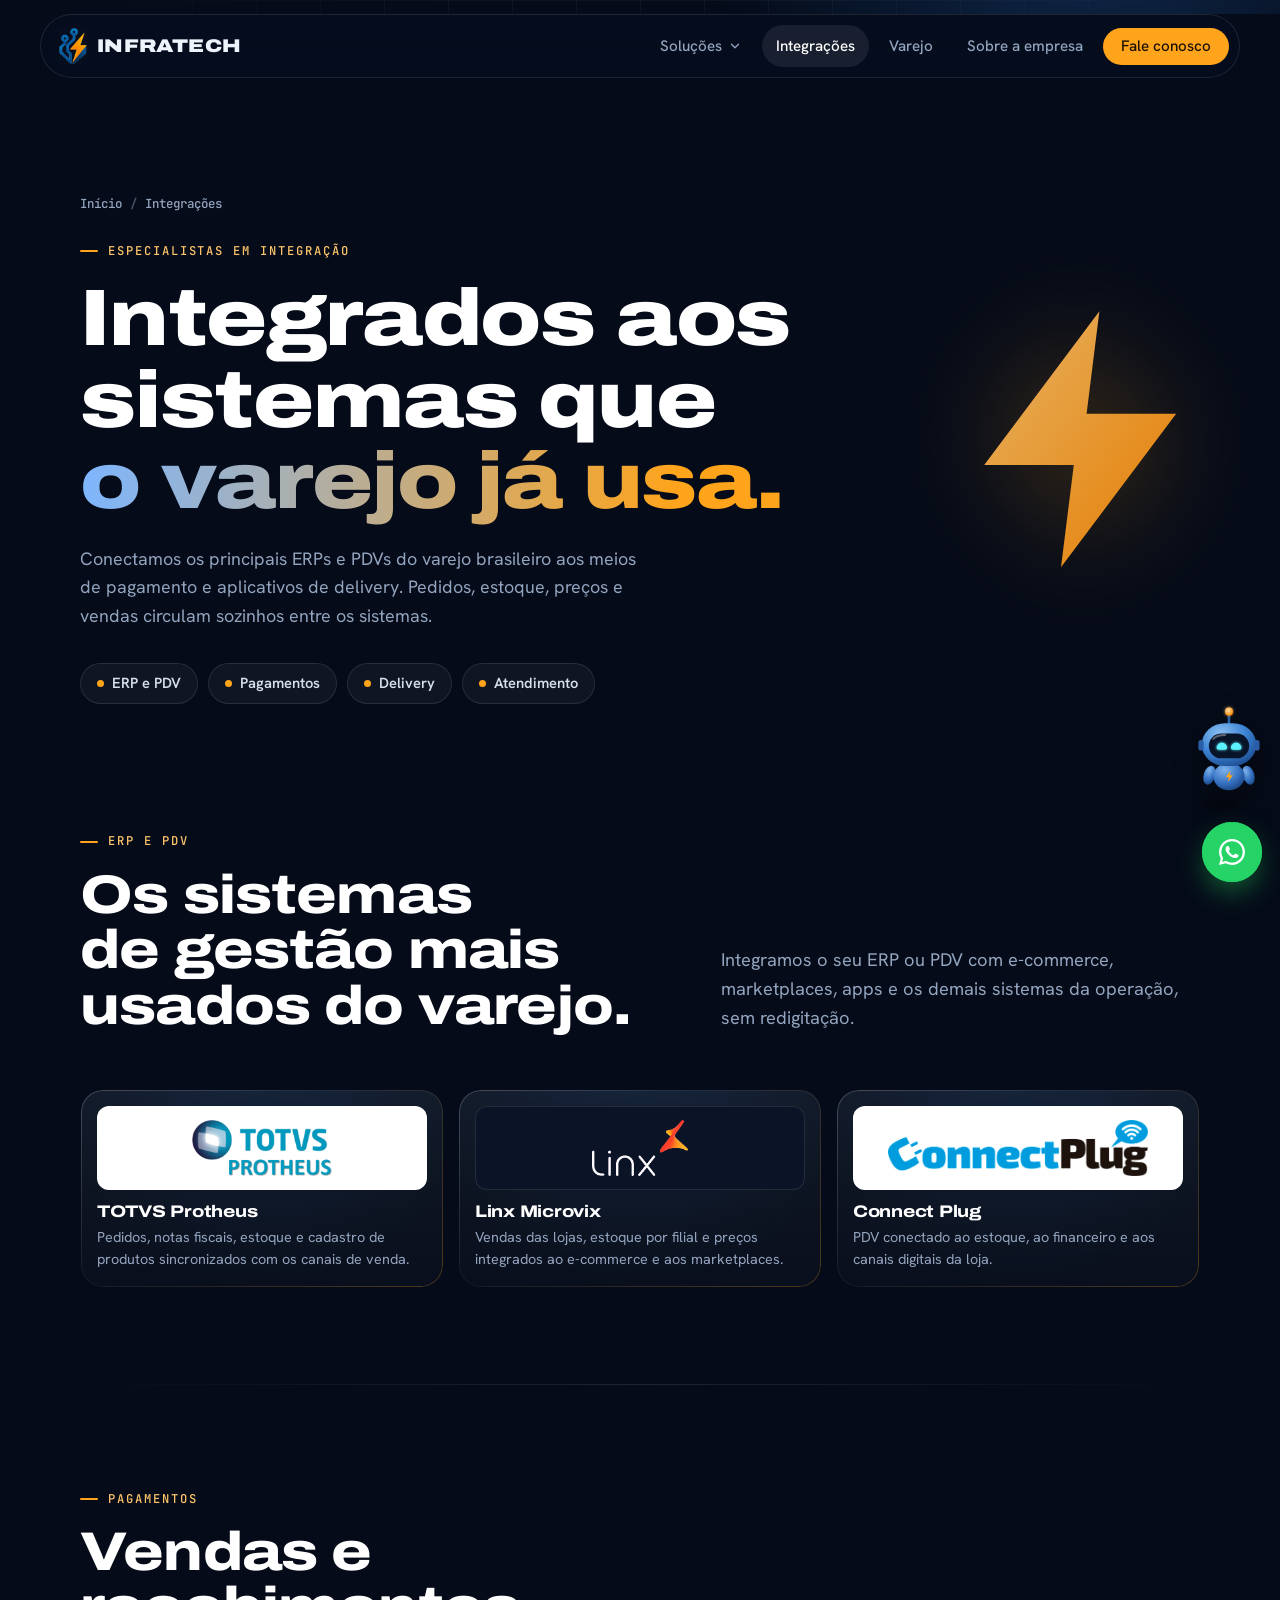
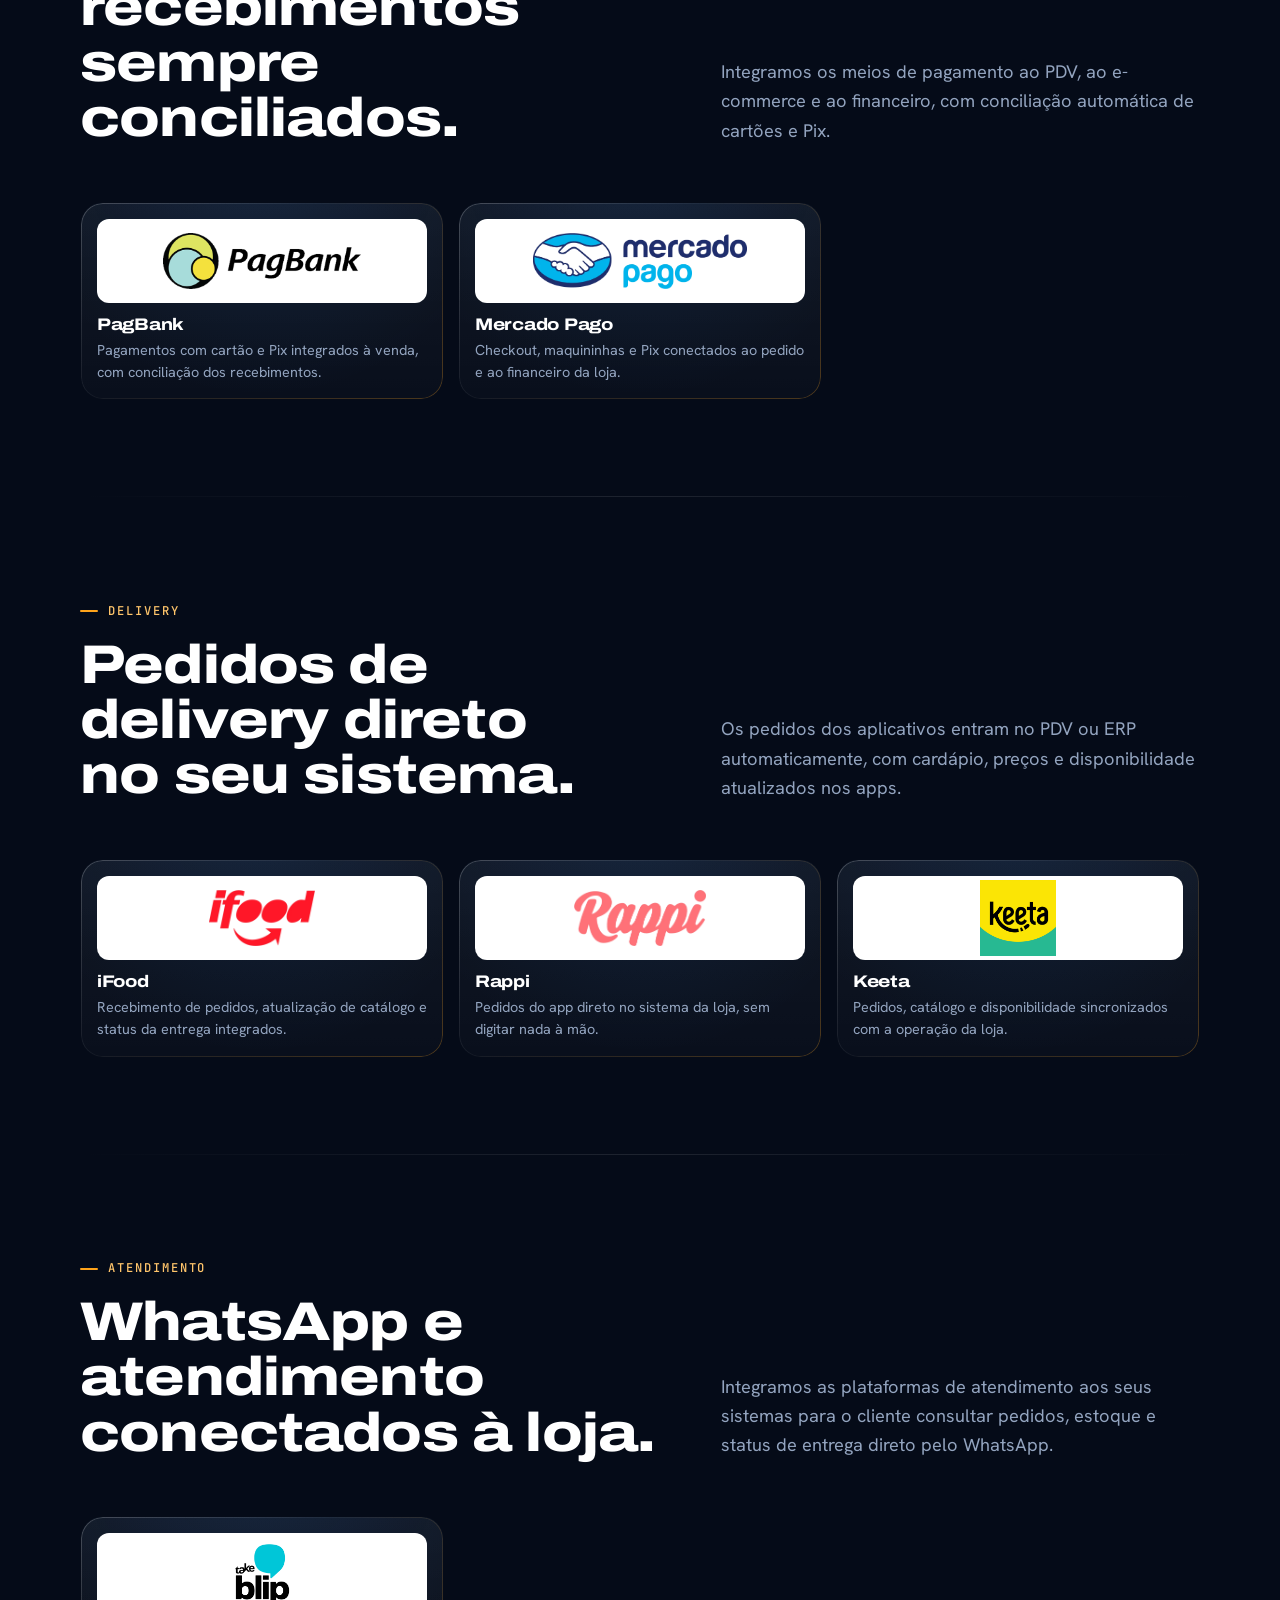
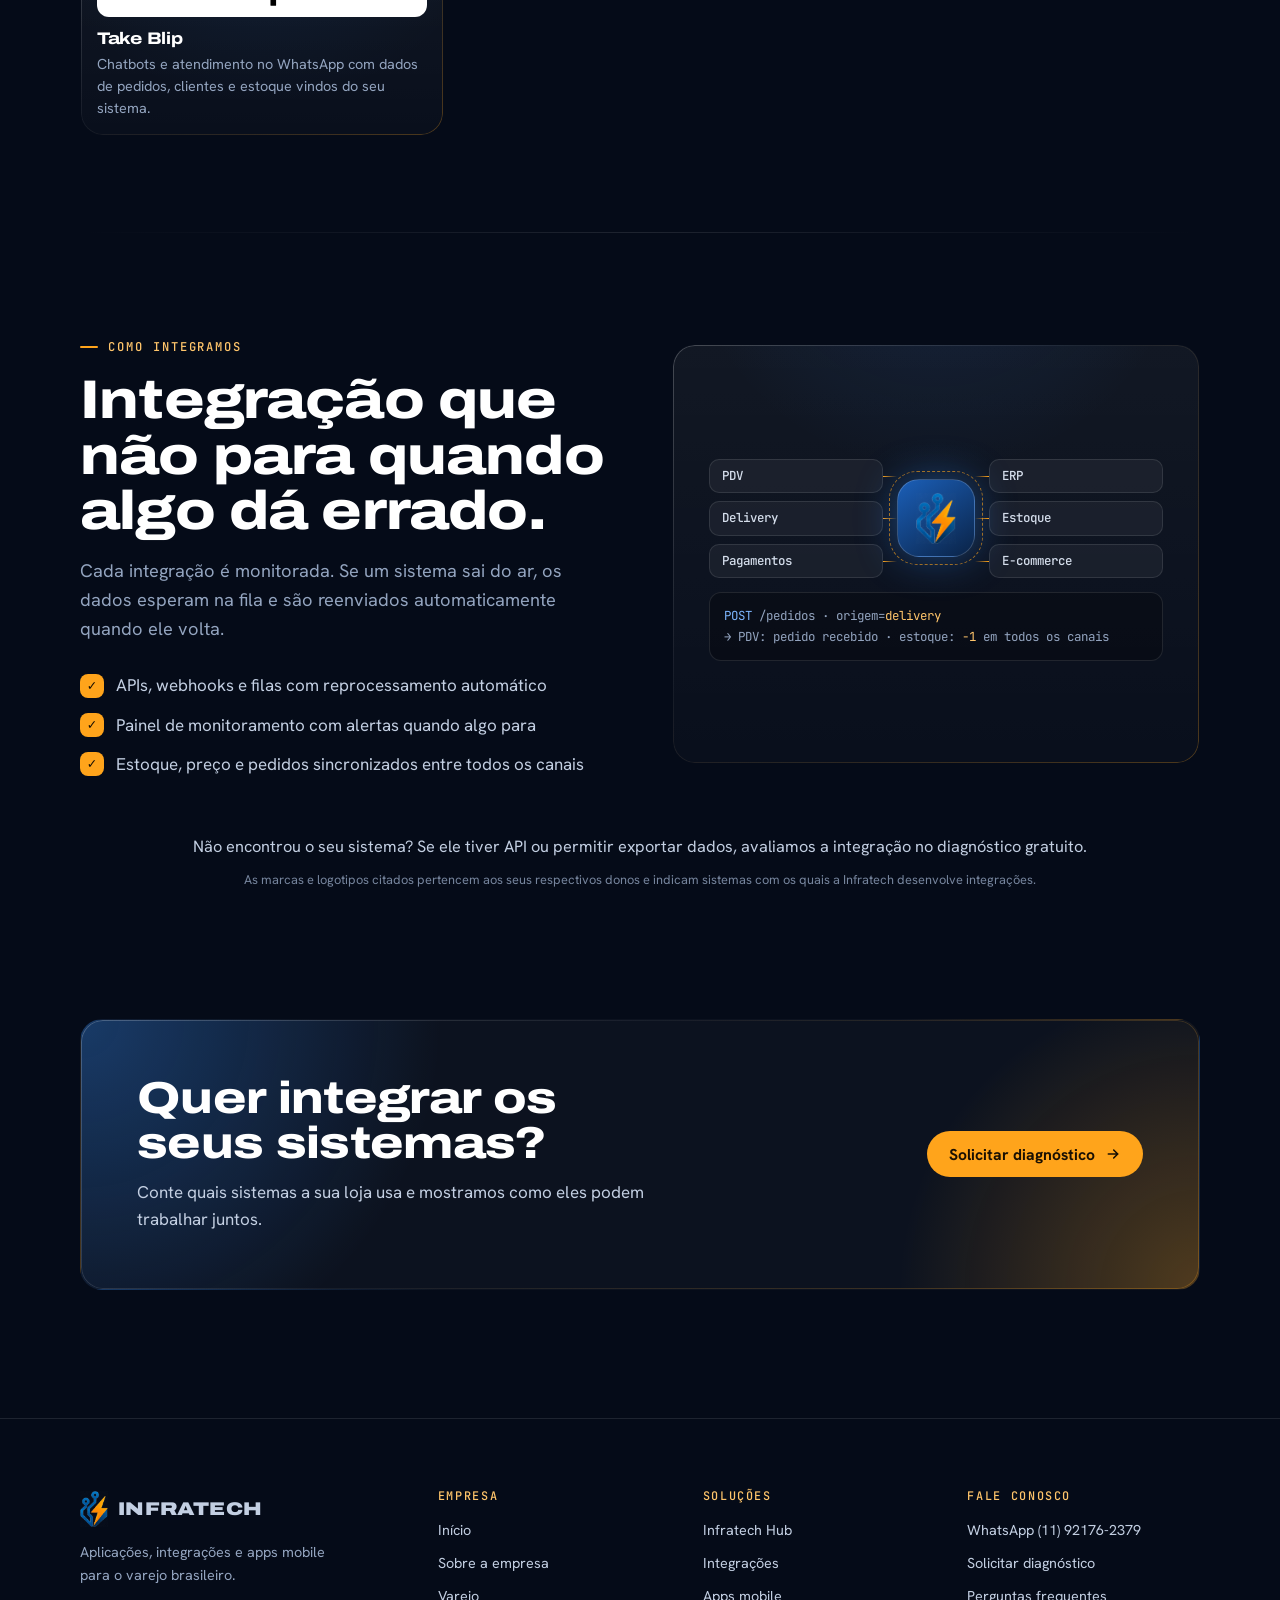
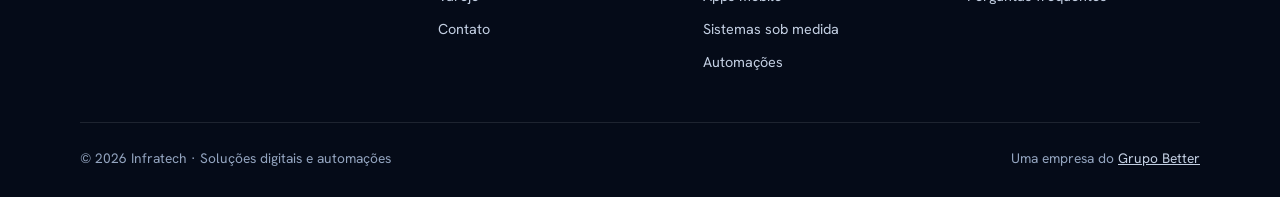
<file: integracoes.html>
<!doctype html>
<html lang="pt-BR">
<head>
<meta charset="utf-8">
<meta name="viewport" content="width=device-width, initial-scale=1, viewport-fit=cover">
<title>Integrações — Infratech</title>
<meta name="description" content="Integração com TOTVS Protheus, Linx Microvix, Connect Plug, PagBank, Mercado Pago, iFood, Rappi, Keeta e Take Blip para o varejo.">
<meta property="og:title" content="Integrações — Infratech">
<meta property="og:description" content="Integração com TOTVS Protheus, Linx Microvix, Connect Plug, PagBank, Mercado Pago, iFood, Rappi, Keeta e Take Blip para o varejo.">
<meta property="og:type" content="website">
<meta property="og:locale" content="pt_BR">
<meta name="theme-color" content="#050B18">
<link rel="icon" type="image/png" href="assets/favicon.png">
<link rel="preconnect" href="https://fonts.googleapis.com">
<link rel="preconnect" href="https://fonts.gstatic.com" crossorigin>
<link rel="stylesheet" href="https://fonts.googleapis.com/css2?family=Archivo:wdth,wght@100..125,500..900&family=Hanken+Grotesk:wght@400;500;600&family=JetBrains+Mono:wght@400;500&display=swap">
<link rel="stylesheet" href="assets/css/style.css">
</head>
<body>
<div class="aura" aria-hidden="true"></div>

<header>
  <div class="nav">
    <a class="brand" href="index.html" aria-label="Infratech, página inicial">
      <img src="assets/icone-infratech.png" alt="" width="28" height="36">
      <b>INFRATECH</b>
    </a>
    <nav class="links" id="menu" aria-label="Principal">
      <div class="dd">
        <a href="solucoes.html" aria-haspopup="true">Soluções<svg class="dd-chev" viewBox="0 0 24 24" aria-hidden="true"><path d="M6 9l6 6 6-6"/></svg></a>
        <div class="dd-menu"><div class="dd-panel">
          <a href="solucoes.html#hub"><span class="dd-ic"><svg viewBox="0 0 24 24" aria-hidden="true"><rect x="3" y="3" width="7" height="7" rx="1.5"/><rect x="14" y="3" width="7" height="7" rx="1.5"/><rect x="3" y="14" width="7" height="7" rx="1.5"/><rect x="14" y="14" width="7" height="7" rx="1.5"/></svg></span><span><b>Hub de vendas</b><small>Marketplaces, loja virtual e B2B em um só lugar</small></span></a>
          <a class="dd-all" href="solucoes.html">Ver todas as soluções <span aria-hidden="true">→</span></a>
        </div></div>
      </div>
      <a href="integracoes.html" aria-current="page">Integrações</a>
      <a href="varejo.html">Varejo</a>
      <a href="sobre.html">Sobre a empresa</a>
      <a class="btn btn-volt" href="contato.html">Fale conosco</a>
    </nav>
    <button class="menu-btn" type="button" aria-label="Abrir menu" aria-controls="menu" aria-expanded="false">
      <svg class="ic-menu" viewBox="0 0 24 24"><path d="M4 7h16M4 12h16M4 17h16"/></svg>
      <svg class="ic-close" viewBox="0 0 24 24"><path d="M6 6l12 12M18 6L6 18"/></svg>
    </button>
  </div>
</header>

  <div class="page-hero">
    <svg class="bolt" viewBox="0 0 24 24" aria-hidden="true"><defs><linearGradient id="boltgrad" x1="0" y1="0" x2="1" y2="1"><stop offset="0" stop-color="#FFC56B"/><stop offset="1" stop-color="#FF8A00"/></linearGradient></defs><path d="M13 2L4 14h7l-1 8 9-12h-7l1-8z"/></svg>
    <div class="wrap">
      <nav class="crumbs" aria-label="Você está em"><a href="index.html">Início</a><span>/</span>Integrações</nav>
      <p class="eyebrow">Especialistas em integração</p>
      <h1>Integrados aos sistemas que <span class="grad">o varejo já usa.</span></h1>
      <p class="lede">Conectamos os principais ERPs e PDVs do varejo brasileiro aos meios de pagamento e aplicativos de delivery. Pedidos, estoque, preços e vendas circulam sozinhos entre os sistemas.</p>
      <div class="subnav">
        <a href="#erp"><i></i>ERP e PDV</a>
        <a href="#pagamentos"><i></i>Pagamentos</a>
        <a href="#delivery"><i></i>Delivery</a>
        <a href="#atendimento"><i></i>Atendimento</a>
      </div>
    </div>
  </div>

<main>
  <section style="padding-top:clamp(24px,4vw,48px)">
    <div class="wrap">

      <div class="int-grupo" id="erp">
        <div class="sec-head reveal">
          <div><p class="eyebrow">ERP e PDV</p><h2>Os sistemas de gestão mais usados do varejo.</h2></div>
          <p class="lede">Integramos o seu ERP ou PDV com e-commerce, marketplaces, apps e os demais sistemas da operação, sem redigitação.</p>
        </div>
        <div class="int-logos">
          <div class="glass int-card reveal">
            <span class="int-logo"><img src="assets/logos/totvs.png" alt="TOTVS Protheus" loading="lazy" onerror="this.replaceWith(Object.assign(document.createElement('b'),{textContent:this.alt}))"></span>
            <h3>TOTVS Protheus</h3>
            <p>Pedidos, notas fiscais, estoque e cadastro de produtos sincronizados com os canais de venda.</p>
          </div>
          <div class="glass int-card reveal">
            <span class="int-logo escuro"><img src="assets/logos/linx.png" alt="Linx Microvix" loading="lazy" onerror="this.replaceWith(Object.assign(document.createElement('b'),{textContent:this.alt}))"></span>
            <h3>Linx Microvix</h3>
            <p>Vendas das lojas, estoque por filial e preços integrados ao e-commerce e aos marketplaces.</p>
          </div>
          <div class="glass int-card reveal">
            <span class="int-logo"><img src="assets/logos/connectplug.png" alt="Connect Plug" loading="lazy" onerror="this.replaceWith(Object.assign(document.createElement('b'),{textContent:this.alt}))"></span>
            <h3>Connect Plug</h3>
            <p>PDV conectado ao estoque, ao financeiro e aos canais digitais da loja.</p>
          </div>
        </div>
      </div>

      <div class="sep"></div>

      <div class="int-grupo" id="pagamentos">
        <div class="sec-head reveal">
          <div><p class="eyebrow">Pagamentos</p><h2>Vendas e recebimentos sempre conciliados.</h2></div>
          <p class="lede">Integramos os meios de pagamento ao PDV, ao e-commerce e ao financeiro, com conciliação automática de cartões e Pix.</p>
        </div>
        <div class="int-logos">
          <div class="glass int-card reveal">
            <span class="int-logo"><img src="assets/logos/pagbank.png" alt="PagBank" loading="lazy" onerror="this.replaceWith(Object.assign(document.createElement('b'),{textContent:this.alt}))"></span>
            <h3>PagBank</h3>
            <p>Pagamentos com cartão e Pix integrados à venda, com conciliação dos recebimentos.</p>
          </div>
          <div class="glass int-card reveal">
            <span class="int-logo"><img src="assets/logos/mercadopago.png" alt="Mercado Pago" loading="lazy" onerror="this.replaceWith(Object.assign(document.createElement('b'),{textContent:this.alt}))"></span>
            <h3>Mercado Pago</h3>
            <p>Checkout, maquininhas e Pix conectados ao pedido e ao financeiro da loja.</p>
          </div>
        </div>
      </div>

      <div class="sep"></div>

      <div class="int-grupo" id="delivery">
        <div class="sec-head reveal">
          <div><p class="eyebrow">Delivery</p><h2>Pedidos de delivery direto no seu sistema.</h2></div>
          <p class="lede">Os pedidos dos aplicativos entram no PDV ou ERP automaticamente, com cardápio, preços e disponibilidade atualizados nos apps.</p>
        </div>
        <div class="int-logos">
          <div class="glass int-card reveal">
            <span class="int-logo"><img src="assets/logos/ifood.png" alt="iFood" loading="lazy" onerror="this.replaceWith(Object.assign(document.createElement('b'),{textContent:this.alt}))"></span>
            <h3>iFood</h3>
            <p>Recebimento de pedidos, atualização de catálogo e status da entrega integrados.</p>
          </div>
          <div class="glass int-card reveal">
            <span class="int-logo"><img src="assets/logos/rappi.png" alt="Rappi" loading="lazy" onerror="this.replaceWith(Object.assign(document.createElement('b'),{textContent:this.alt}))"></span>
            <h3>Rappi</h3>
            <p>Pedidos do app direto no sistema da loja, sem digitar nada à mão.</p>
          </div>
          <div class="glass int-card reveal">
            <span class="int-logo quadrado"><img src="assets/logos/keeta.png" alt="Keeta" loading="lazy" onerror="this.replaceWith(Object.assign(document.createElement('b'),{textContent:this.alt}))"></span>
            <h3>Keeta</h3>
            <p>Pedidos, catálogo e disponibilidade sincronizados com a operação da loja.</p>
          </div>
        </div>
      </div>

      <div class="sep"></div>

      <div class="int-grupo" id="atendimento">
        <div class="sec-head reveal">
          <div><p class="eyebrow">Atendimento</p><h2>WhatsApp e atendimento conectados à loja.</h2></div>
          <p class="lede">Integramos as plataformas de atendimento aos seus sistemas para o cliente consultar pedidos, estoque e status de entrega direto pelo WhatsApp.</p>
        </div>
        <div class="int-logos">
          <div class="glass int-card reveal">
            <span class="int-logo quadrado"><img src="assets/logos/takeblip.png" alt="Take Blip" loading="lazy" onerror="this.replaceWith(Object.assign(document.createElement('b'),{textContent:this.alt}))"></span>
            <h3>Take Blip</h3>
            <p>Chatbots e atendimento no WhatsApp com dados de pedidos, clientes e estoque vindos do seu sistema.</p>
          </div>
        </div>
      </div>

      <div class="sep"></div>

      <div class="split">
        <div class="reveal">
          <p class="eyebrow">Como integramos</p>
          <h2>Integração que não para quando algo dá errado.</h2>
          <p class="lede">Cada integração é monitorada. Se um sistema sai do ar, os dados esperam na fila e são reenviados automaticamente quando ele volta.</p>
          <ul class="checks"><li>APIs, webhooks e filas com reprocessamento automático</li><li>Painel de monitoramento com alertas quando algo para</li><li>Estoque, preço e pedidos sincronizados entre todos os canais</li></ul>
        </div>
        <div class="glass visual reveal"><div class="mesh" aria-hidden="true">
            <div class="col"><span class="chip">PDV</span><span class="chip">Delivery</span><span class="chip">Pagamentos</span></div>
            <div class="hub"><img src="assets/icone-infratech.png" alt=""></div>
            <div class="col"><span class="chip">ERP</span><span class="chip">Estoque</span><span class="chip">E-commerce</span></div>
          </div>
          <div class="code"><b>POST</b> /pedidos · origem=<em>delivery</em><br>→ PDV: pedido recebido · estoque: <em>-1</em> em todos os canais</div>
        </div>
      </div>

      <p class="int-nota">Não encontrou o seu sistema? Se ele tiver API ou permitir exportar dados, avaliamos a integração no diagnóstico gratuito.</p>
      <p class="int-aviso">As marcas e logotipos citados pertencem aos seus respectivos donos e indicam sistemas com os quais a Infratech desenvolve integrações.</p>

    </div>
  </section>

  <section style="padding-top:0">
    <div class="wrap">
      <div class="glass cta-band reveal">
        <div><h2>Quer integrar os seus sistemas?</h2><p>Conte quais sistemas a sua loja usa e mostramos como eles podem trabalhar juntos.</p></div>
        <a class="btn btn-volt" href="contato.html">Solicitar diagnóstico <svg width="16" height="16" viewBox="0 0 24 24" fill="none" stroke="currentColor" stroke-width="2.4" stroke-linecap="round" aria-hidden="true"><path d="M5 12h14M13 6l6 6-6 6"/></svg></a>
      </div>
    </div>
  </section>

</main>

<footer>
  <div class="wrap">
    <div class="foot-grid">
      <div>
        <a class="brand" href="index.html"><img src="assets/icone-infratech.png" alt="" width="26" height="34"><b>INFRATECH</b></a>
        <p>Aplicações, integrações e apps mobile para o varejo brasileiro.</p>
      </div>
      <div>
        <h4>Empresa</h4>
        <ul><li><a href="index.html">Início</a></li><li><a href="sobre.html">Sobre a empresa</a></li><li><a href="varejo.html">Varejo</a></li><li><a href="contato.html">Contato</a></li></ul>
      </div>
      <div>
        <h4>Soluções</h4>
        <ul><li><a href="solucoes.html#hub">Infratech Hub</a></li><li><a href="integracoes.html">Integrações</a></li><li><a href="solucoes.html#mobile">Apps mobile</a></li><li><a href="solucoes.html#sistemas">Sistemas sob medida</a></li><li><a href="solucoes.html#automacoes">Automações</a></li></ul>
      </div>
      <div>
        <h4>Fale conosco</h4>
        <ul><li><a href="https://wa.me/5511921762379?text=Ol%C3%A1!%20Vim%20pelo%20site%20da%20Infratech%20e%20gostaria%20de%20saber%20mais." target="_blank" rel="noopener">WhatsApp (11) 92176-2379</a></li><li><a href="contato.html">Solicitar diagnóstico</a></li><li><a href="contato.html#perguntas">Perguntas frequentes</a></li></ul>
      </div>
    </div>
    <div class="foot-bottom"><span>© <span data-ano>2026</span> Infratech · Soluções digitais e automações</span><span class="foot-grupo">Uma empresa do <a href="sobre.html#grupo">Grupo Better</a></span></div>
  </div>
</footer>

<div class="bot-wrap" id="bot">
  <div class="bot-bubble" id="bot-bubble" hidden>Oi! Tire suas dúvidas comigo 👋</div>
  <div class="bot-panel" id="bot-panel" role="dialog" aria-label="Assistente Infratech" hidden>
    <div class="chat-head">
      <span class="chat-ava"><img src="assets/icone-infratech.png" alt=""></span>
      <span><b>Assistente Infratech</b><small><i></i>Online · responde na hora</small></span>
      <button class="bot-close" type="button" aria-label="Fechar">×</button>
    </div>
    <div class="chat-log" id="chat-log" aria-live="polite"></div>
    <div class="chat-chips" id="chat-chips">
      <button type="button">Quais soluções vocês oferecem?</button>
      <button type="button">Vocês atendem meu segmento?</button>
      <button type="button">Como funciona o diagnóstico?</button>
      <button type="button">Quero falar com uma pessoa</button>
    </div>
    <form class="chat-form" id="chat-form">
      <label class="sr" for="chat-input">Sua mensagem</label>
      <input id="chat-input" name="mensagem" type="text" maxlength="600" autocomplete="off" placeholder="Digite sua mensagem…">
      <button type="submit" aria-label="Enviar"><svg viewBox="0 0 24 24" aria-hidden="true"><path d="M4 12l16-8-6 16-2-6-8-2z"/></svg></button>
    </form>
    <p class="chat-note">Assistente com IA, pode cometer erros. <a href="https://wa.me/5511921762379?text=Ol%C3%A1!%20Vim%20pelo%20site%20da%20Infratech%20e%20gostaria%20de%20falar%20com%20um%20especialista." target="_blank" rel="noopener">Falar com uma pessoa</a></p>
  </div>
  <button class="bot" type="button" aria-label="Abrir assistente Infratech" aria-expanded="false" aria-controls="bot-panel">
    <svg viewBox="0 0 120 140" aria-hidden="true">
      <defs>
        <radialGradient id="botHead" cx="35%" cy="25%" r="80%"><stop offset="0" stop-color="#8CC0F2"/><stop offset=".55" stop-color="#3E86D6"/><stop offset="1" stop-color="#1D4F94"/></radialGradient>
        <radialGradient id="botBody" cx="35%" cy="25%" r="85%"><stop offset="0" stop-color="#7DB3EC"/><stop offset=".6" stop-color="#346FC0"/><stop offset="1" stop-color="#173F7A"/></radialGradient>
        <radialGradient id="botTip" cx="40%" cy="35%" r="70%"><stop offset="0" stop-color="#FFE0A8"/><stop offset="1" stop-color="#FF8A00"/></radialGradient>
        <filter id="botGlow" x="-50%" y="-50%" width="200%" height="200%"><feGaussianBlur stdDeviation="2.2" result="b"/><feMerge><feMergeNode in="b"/><feMergeNode in="SourceGraphic"/></feMerge></filter>
      </defs>
      <g class="bot-antenna"><rect x="58" y="12" width="4" height="18" rx="2" fill="#2A5FA8"/><circle class="bot-tip" cx="60" cy="10" r="6" fill="url(#botTip)" filter="url(#botGlow)"/></g>
      <g class="bot-arm l"><ellipse cx="30" cy="108" rx="9" ry="15" fill="url(#botBody)" transform="rotate(18 30 108)"/></g>
      <g class="bot-arm r"><ellipse cx="90" cy="108" rx="9" ry="15" fill="url(#botBody)" transform="rotate(-18 90 108)"/></g>
      <ellipse cx="60" cy="110" rx="24" ry="21" fill="url(#botBody)"/>
      <path d="M62 101l-7 10h5l-2 8 8-11h-5l1-7z" fill="#FFA41B"/>
      <rect x="18" y="28" width="84" height="66" rx="36" fill="url(#botHead)"/>
      <rect x="13" y="54" width="8" height="16" rx="4" fill="#2A5FA8"/><rect x="99" y="54" width="8" height="16" rx="4" fill="#2A5FA8"/>
      <rect x="29" y="44" width="62" height="38" rx="19" fill="#081428"/>
      <path d="M36 52c4-5 12-6 18-6" stroke="rgba(255,255,255,.35)" stroke-width="3" stroke-linecap="round" fill="none"/>
      <g class="bot-eyes" filter="url(#botGlow)">
        <g class="bot-eye"><path d="M41 66c0-5 4-8 8-8s8 3 8 8c0 2-2 3-8 3s-8-1-8-3z" fill="#5CF2FF"/></g>
        <g class="bot-eye"><path d="M63 66c0-5 4-8 8-8s8 3 8 8c0 2-2 3-8 3s-8-1-8-3z" fill="#5CF2FF"/></g>
      </g>
    </svg>
  </button>
  <span class="bot-shadow" aria-hidden="true"></span>
</div>

<a class="wa-float" href="https://wa.me/5511921762379?text=Ol%C3%A1!%20Vim%20pelo%20site%20da%20Infratech%20e%20gostaria%20de%20saber%20mais." target="_blank" rel="noopener" aria-label="Conversar no WhatsApp: (11) 92176-2379">
  <svg viewBox="0 0 32 32" aria-hidden="true"><path d="M16.04 3C8.86 3 3.03 8.82 3.03 16c0 2.3.6 4.54 1.74 6.52L3 29l6.65-1.74A12.95 12.95 0 0 0 16.04 29C23.2 29 29 23.18 29 16S23.2 3 16.04 3zm0 23.62c-1.95 0-3.87-.52-5.54-1.52l-.4-.24-3.95 1.03 1.06-3.85-.26-.4A10.6 10.6 0 0 1 5.4 16c0-5.86 4.77-10.63 10.64-10.63 5.86 0 10.62 4.77 10.62 10.63 0 5.87-4.76 10.62-10.62 10.62zm5.83-7.95c-.32-.16-1.89-.93-2.18-1.04-.3-.1-.5-.16-.72.16-.21.32-.82 1.04-1 1.25-.19.21-.37.24-.69.08-.32-.16-1.35-.5-2.57-1.59-.95-.85-1.59-1.9-1.78-2.21-.18-.32-.02-.5.14-.65.15-.14.32-.37.48-.56.16-.19.21-.32.32-.53.1-.21.05-.4-.03-.56-.08-.16-.72-1.73-.98-2.37-.26-.62-.52-.54-.72-.55h-.61c-.21 0-.56.08-.85.4-.29.32-1.11 1.09-1.11 2.65s1.14 3.08 1.3 3.29c.16.21 2.24 3.42 5.43 4.8.76.33 1.35.52 1.81.67.76.24 1.45.2 2 .12.61-.09 1.89-.77 2.15-1.52.27-.74.27-1.38.19-1.52-.08-.13-.29-.21-.61-.37z"/></svg><span class="wa-tip">Fale no WhatsApp</span>
</a>

<script src="assets/js/main.js"></script>
</body>
</html>
</file>
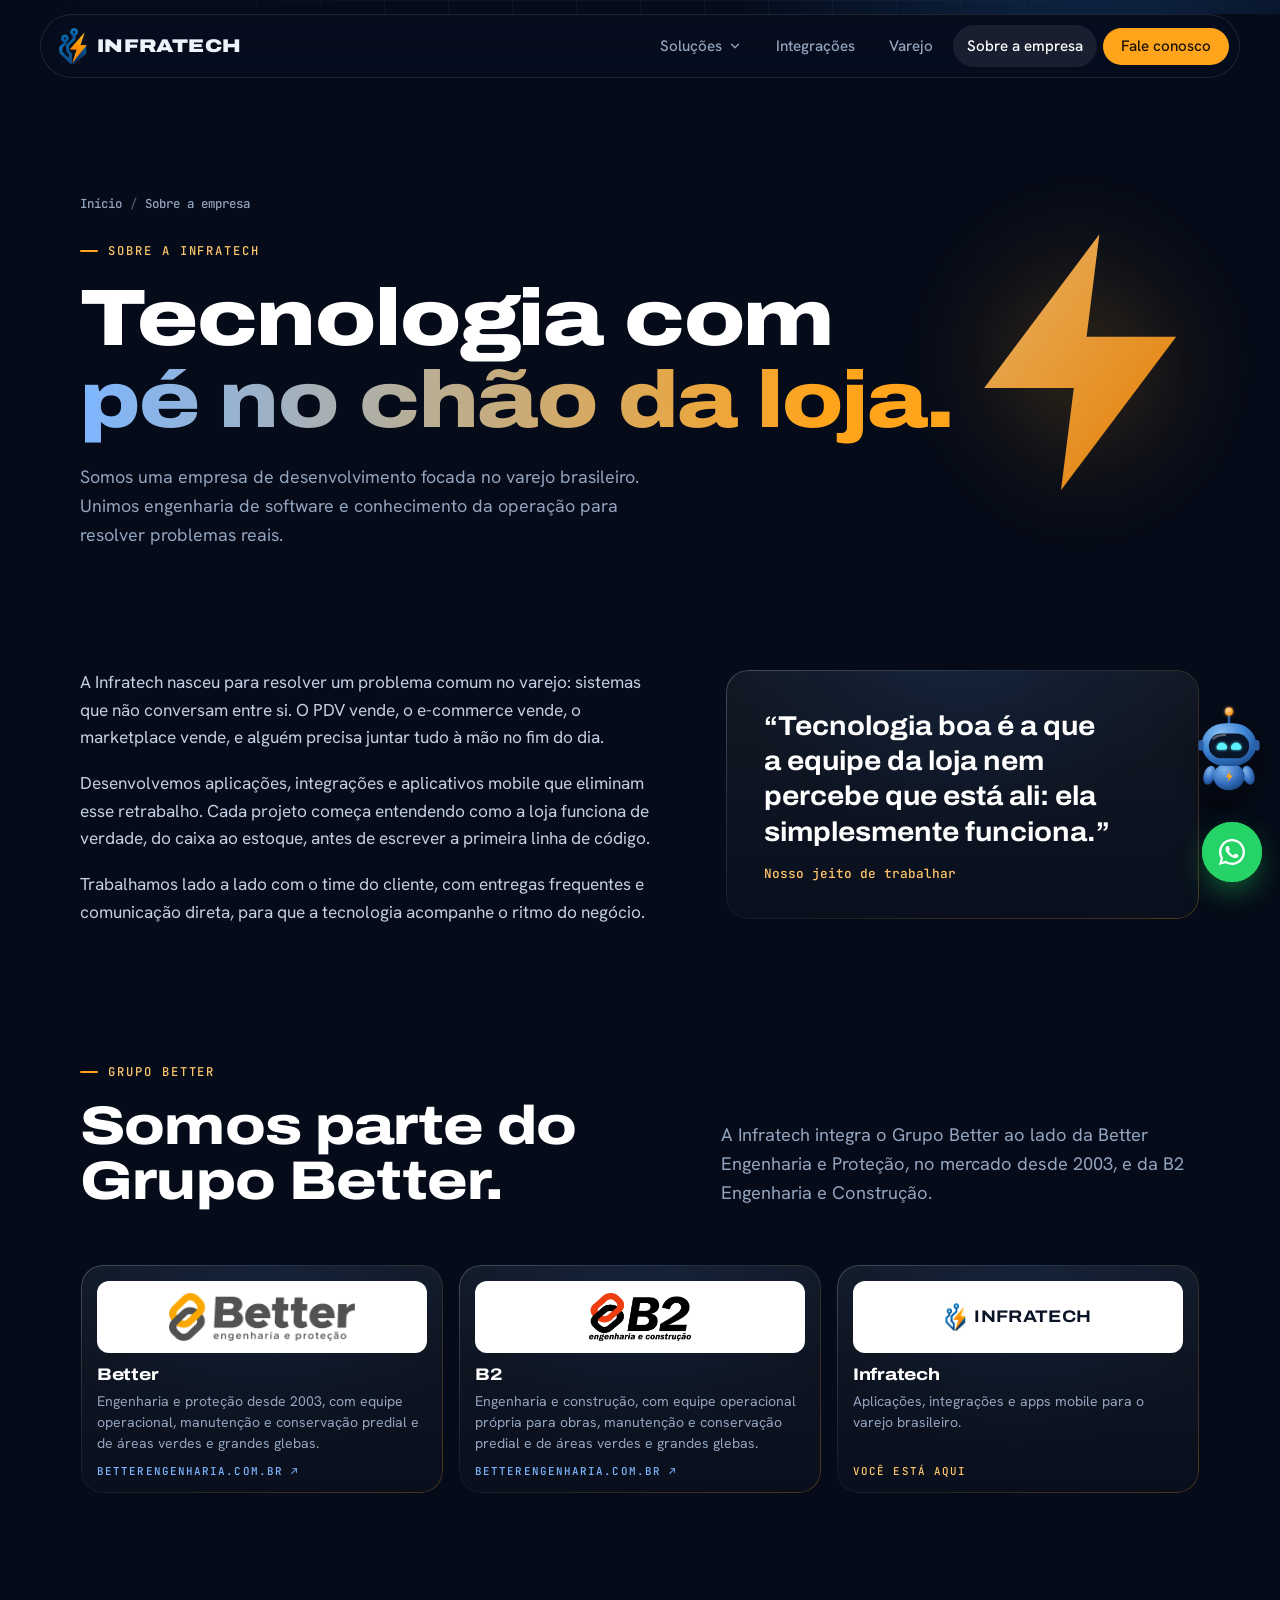
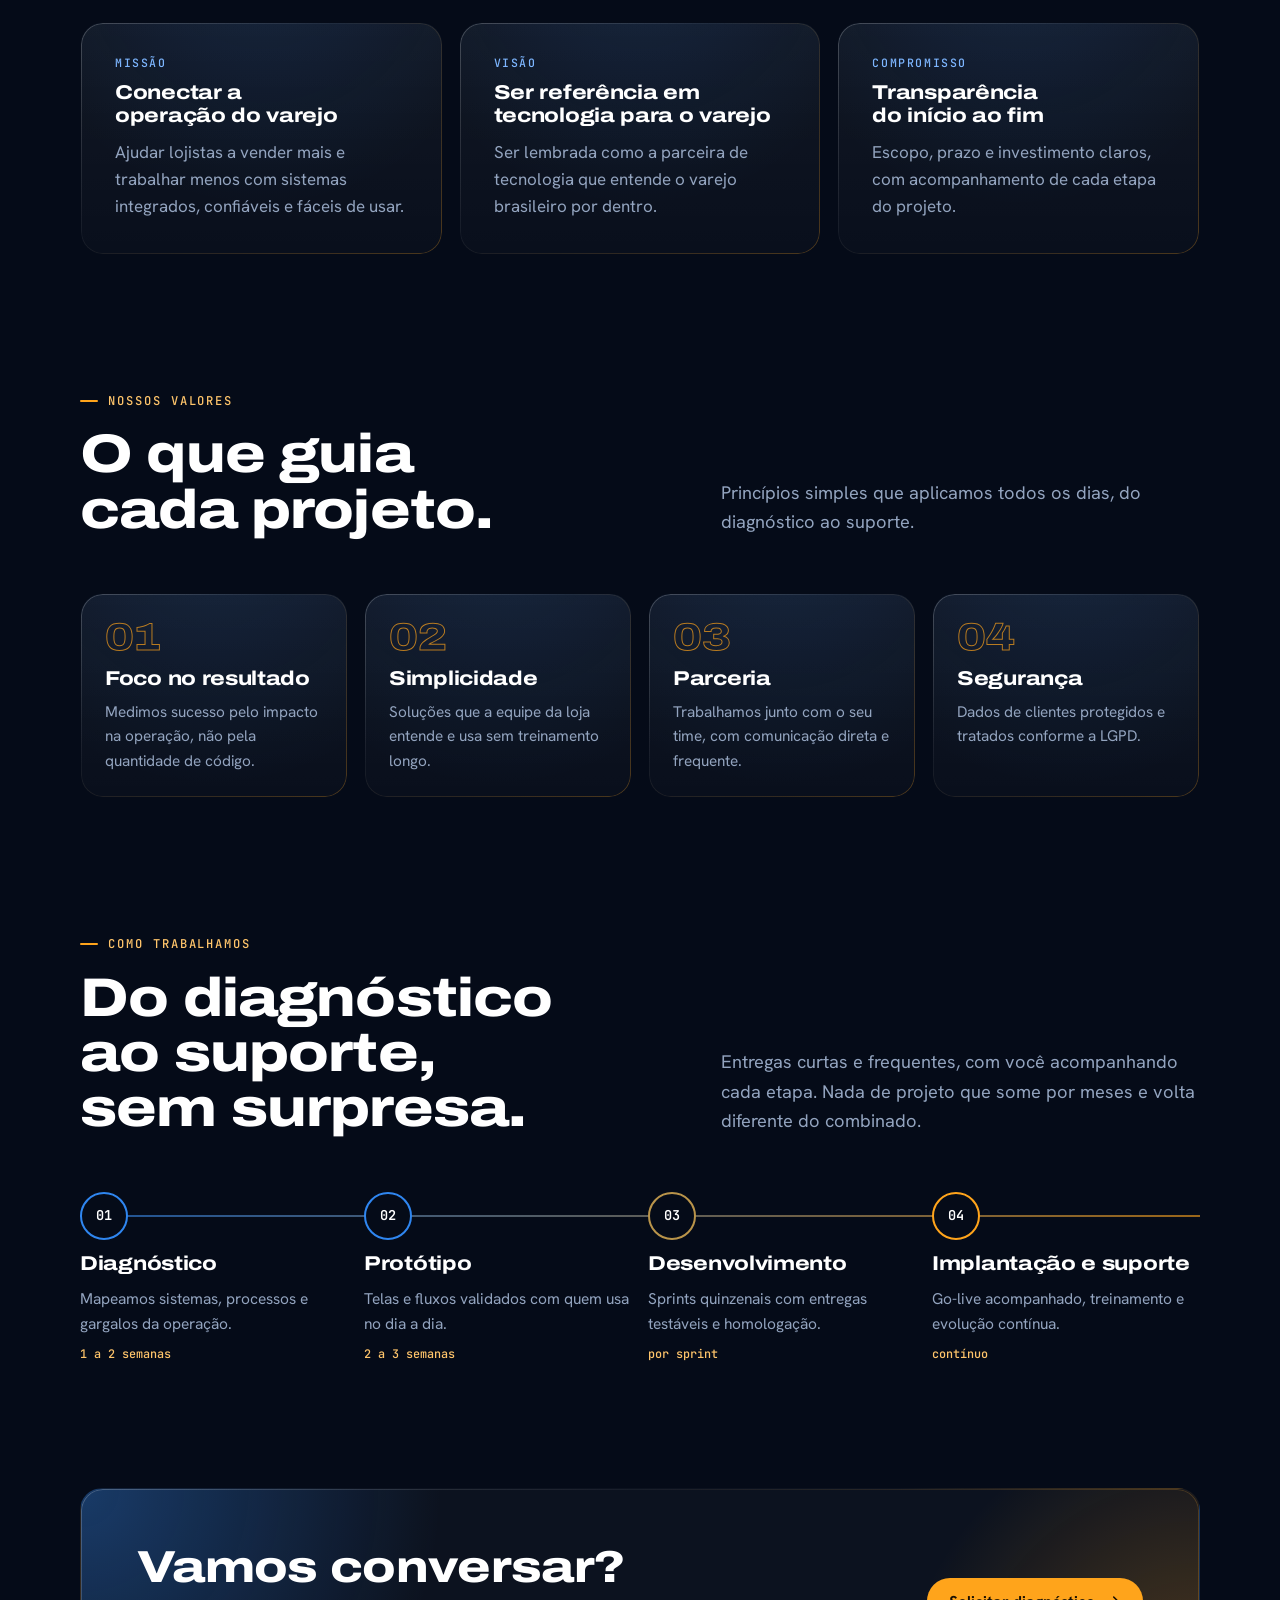
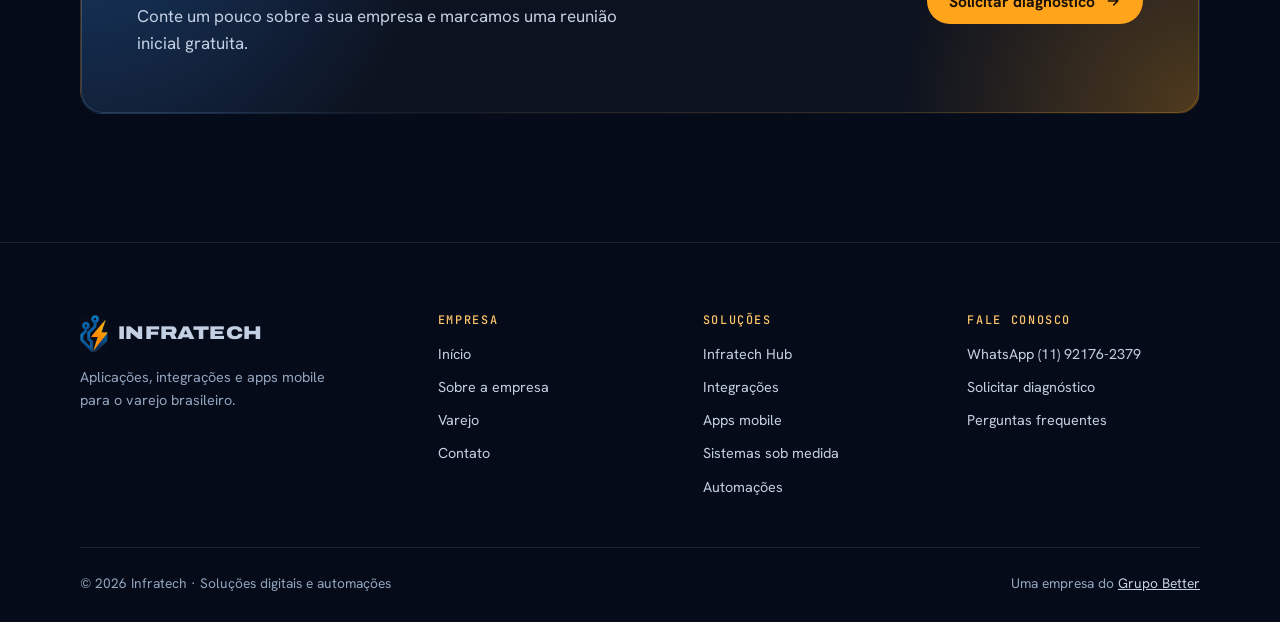
<file: sobre.html>
<!doctype html>
<html lang="pt-BR">
<head>
<meta charset="utf-8">
<meta name="viewport" content="width=device-width, initial-scale=1, viewport-fit=cover">
<title>Sobre a empresa — Infratech</title>
<meta name="description" content="Conheça a Infratech: tecnologia, integrações e automações para o varejo brasileiro.">
<meta property="og:title" content="Sobre a empresa — Infratech">
<meta property="og:description" content="Conheça a Infratech: tecnologia, integrações e automações para o varejo brasileiro.">
<meta property="og:type" content="website">
<meta property="og:locale" content="pt_BR">
<meta name="theme-color" content="#050B18">
<link rel="icon" type="image/png" href="assets/favicon.png">
<link rel="preconnect" href="https://fonts.googleapis.com">
<link rel="preconnect" href="https://fonts.gstatic.com" crossorigin>
<link rel="stylesheet" href="https://fonts.googleapis.com/css2?family=Archivo:wdth,wght@100..125,500..900&family=Hanken+Grotesk:wght@400;500;600&family=JetBrains+Mono:wght@400;500&display=swap">
<link rel="stylesheet" href="assets/css/style.css">
</head>
<body>
<div class="aura" aria-hidden="true"></div>

<header>
  <div class="nav">
    <a class="brand" href="index.html" aria-label="Infratech, página inicial">
      <img src="assets/icone-infratech.png" alt="" width="28" height="36">
      <b>INFRATECH</b>
    </a>
    <nav class="links" id="menu" aria-label="Principal">
      <div class="dd">
        <a href="solucoes.html" aria-haspopup="true">Soluções<svg class="dd-chev" viewBox="0 0 24 24" aria-hidden="true"><path d="M6 9l6 6 6-6"/></svg></a>
        <div class="dd-menu"><div class="dd-panel">
          <a href="solucoes.html#hub"><span class="dd-ic"><svg viewBox="0 0 24 24" aria-hidden="true"><rect x="3" y="3" width="7" height="7" rx="1.5"/><rect x="14" y="3" width="7" height="7" rx="1.5"/><rect x="3" y="14" width="7" height="7" rx="1.5"/><rect x="14" y="14" width="7" height="7" rx="1.5"/></svg></span><span><b>Hub de vendas</b><small>Marketplaces, loja virtual e B2B em um só lugar</small></span></a>
          <a class="dd-all" href="solucoes.html">Ver todas as soluções <span aria-hidden="true">→</span></a>
        </div></div>
      </div>
      <a href="integracoes.html">Integrações</a>
      <a href="varejo.html">Varejo</a>
      <a href="sobre.html" aria-current="page">Sobre a empresa</a>
      <a class="btn btn-volt" href="contato.html">Fale conosco</a>
    </nav>
    <button class="menu-btn" type="button" aria-label="Abrir menu" aria-controls="menu" aria-expanded="false">
      <svg class="ic-menu" viewBox="0 0 24 24"><path d="M4 7h16M4 12h16M4 17h16"/></svg>
      <svg class="ic-close" viewBox="0 0 24 24"><path d="M6 6l12 12M18 6L6 18"/></svg>
    </button>
  </div>
</header>

  <div class="page-hero">
    <svg class="bolt" viewBox="0 0 24 24" aria-hidden="true"><defs><linearGradient id="boltgrad" x1="0" y1="0" x2="1" y2="1"><stop offset="0" stop-color="#FFC56B"/><stop offset="1" stop-color="#FF8A00"/></linearGradient></defs><path d="M13 2L4 14h7l-1 8 9-12h-7l1-8z"/></svg>
    <div class="wrap">
      <nav class="crumbs" aria-label="Você está em"><a href="index.html">Início</a><span>/</span>Sobre a empresa</nav>
      <p class="eyebrow">Sobre a Infratech</p>
      <h1>Tecnologia com <span class="grad">pé no chão da loja.</span></h1>
      <p class="lede">Somos uma empresa de desenvolvimento focada no varejo brasileiro. Unimos engenharia de software e conhecimento da operação para resolver problemas reais.</p>
      
    </div>
  </div>

<main>
  <section style="padding-top:clamp(24px,4vw,48px)">
    <div class="wrap about">
      <div class="prose reveal">
        <p>A Infratech nasceu para resolver um problema comum no varejo: sistemas que não conversam entre si. O PDV vende, o e-commerce vende, o marketplace vende, e alguém precisa juntar tudo à mão no fim do dia.</p>
        <p>Desenvolvemos aplicações, integrações e aplicativos mobile que eliminam esse retrabalho. Cada projeto começa entendendo como a loja funciona de verdade, do caixa ao estoque, antes de escrever a primeira linha de código.</p>
        <p>Trabalhamos lado a lado com o time do cliente, com entregas frequentes e comunicação direta, para que a tecnologia acompanhe o ritmo do negócio.</p>
      </div>
      <div class="glass quote reveal">
        <p>“Tecnologia boa é a que a equipe da loja nem percebe que está ali: ela simplesmente funciona.”</p>
        <span>Nosso jeito de trabalhar</span>
      </div>
    </div>
  </section>

  <section style="padding-top:0" id="grupo">
    <div class="wrap">
      <div class="sec-head reveal">
        <div><p class="eyebrow">Grupo Better</p><h2>Somos parte do Grupo Better.</h2></div>
        <p class="lede">A Infratech integra o Grupo Better ao lado da Better Engenharia e Proteção, no mercado desde 2003, e da B2 Engenharia e Construção.</p>
      </div>
      <div class="grupo">
        <a class="glass reveal" href="https://betterengenharia.com.br/" target="_blank" rel="noopener">
          <span class="grupo-logo"><img src="assets/logo-better.png" alt="Better Engenharia e Proteção" width="800" height="206" loading="lazy"></span>
          <h3>Better</h3>
          <p>Engenharia e proteção desde 2003, com equipe operacional, manutenção e conservação predial e de áreas verdes e grandes glebas.</p>
          <span class="grupo-link">betterengenharia.com.br ↗</span>
        </a>
        <a class="glass reveal" href="https://betterengenharia.com.br/" target="_blank" rel="noopener">
          <span class="grupo-logo"><img src="assets/logo-b2.png" alt="B2 Engenharia e Construção" width="800" height="373" loading="lazy"></span>
          <h3>B2</h3>
          <p>Engenharia e construção, com equipe operacional própria para obras, manutenção e conservação predial e de áreas verdes e grandes glebas.</p>
          <span class="grupo-link">betterengenharia.com.br ↗</span>
        </a>
        <div class="glass reveal grupo-atual">
          <span class="grupo-logo"><span class="grupo-infra"><img src="assets/icone-infratech.png" alt="" width="28" height="36"><b>INFRATECH</b></span></span>
          <h3>Infratech</h3>
          <p>Aplicações, integrações e apps mobile para o varejo brasileiro.</p>
          <span class="grupo-link">Você está aqui</span>
        </div>
      </div>
    </div>
  </section>

  <section style="padding-top:0">
    <div class="wrap">
      <div class="mvv">
        <div class="glass reveal"><span class="tag">Missão</span><h3>Conectar a operação do varejo</h3><p>Ajudar lojistas a vender mais e trabalhar menos com sistemas integrados, confiáveis e fáceis de usar.</p></div>
        <div class="glass reveal"><span class="tag">Visão</span><h3>Ser referência em tecnologia para o varejo</h3><p>Ser lembrada como a parceira de tecnologia que entende o varejo brasileiro por dentro.</p></div>
        <div class="glass reveal"><span class="tag">Compromisso</span><h3>Transparência do início ao fim</h3><p>Escopo, prazo e investimento claros, com acompanhamento de cada etapa do projeto.</p></div>
      </div>
    </div>
  </section>

  <section style="padding-top:0">
    <div class="wrap">
      <div class="sec-head reveal">
        <div><p class="eyebrow">Nossos valores</p><h2>O que guia cada projeto.</h2></div>
        <p class="lede">Princípios simples que aplicamos todos os dias, do diagnóstico ao suporte.</p>
      </div>
      <div class="values">
        <div class="glass reveal"><span class="k">01</span><h3>Foco no resultado</h3><p>Medimos sucesso pelo impacto na operação, não pela quantidade de código.</p></div>
        <div class="glass reveal"><span class="k">02</span><h3>Simplicidade</h3><p>Soluções que a equipe da loja entende e usa sem treinamento longo.</p></div>
        <div class="glass reveal"><span class="k">03</span><h3>Parceria</h3><p>Trabalhamos junto com o seu time, com comunicação direta e frequente.</p></div>
        <div class="glass reveal"><span class="k">04</span><h3>Segurança</h3><p>Dados de clientes protegidos e tratados conforme a LGPD.</p></div>
      </div>
    </div>
  </section>

  <section style="padding-top:0" id="processo">
    <div class="wrap">
      <div class="sec-head reveal">
        <div><p class="eyebrow">Como trabalhamos</p><h2>Do diagnóstico ao suporte, sem surpresa.</h2></div>
        <p class="lede">Entregas curtas e frequentes, com você acompanhando cada etapa. Nada de projeto que some por meses e volta diferente do combinado.</p>
      </div>
      <div class="timeline">
        <div class="tl reveal"><span class="n">01</span><h3>Diagnóstico</h3><p>Mapeamos sistemas, processos e gargalos da operação.</p><small>1 a 2 semanas</small></div>
        <div class="tl reveal"><span class="n">02</span><h3>Protótipo</h3><p>Telas e fluxos validados com quem usa no dia a dia.</p><small>2 a 3 semanas</small></div>
        <div class="tl reveal"><span class="n">03</span><h3>Desenvolvimento</h3><p>Sprints quinzenais com entregas testáveis e homologação.</p><small>por sprint</small></div>
        <div class="tl reveal"><span class="n">04</span><h3>Implantação e suporte</h3><p>Go-live acompanhado, treinamento e evolução contínua.</p><small>contínuo</small></div>
      </div>
    </div>
  </section>

  <section style="padding-top:0">
    <div class="wrap">
      <div class="glass cta-band reveal">
        <div><h2>Vamos conversar?</h2><p>Conte um pouco sobre a sua empresa e marcamos uma reunião inicial gratuita.</p></div>
        <a class="btn btn-volt" href="contato.html">Solicitar diagnóstico <svg width="16" height="16" viewBox="0 0 24 24" fill="none" stroke="currentColor" stroke-width="2.4" stroke-linecap="round" aria-hidden="true"><path d="M5 12h14M13 6l6 6-6 6"/></svg></a>
      </div>
    </div>
  </section>

</main>

<footer>
  <div class="wrap">
    <div class="foot-grid">
      <div>
        <a class="brand" href="index.html"><img src="assets/icone-infratech.png" alt="" width="26" height="34"><b>INFRATECH</b></a>
        <p>Aplicações, integrações e apps mobile para o varejo brasileiro.</p>
      </div>
      <div>
        <h4>Empresa</h4>
        <ul><li><a href="index.html">Início</a></li><li><a href="sobre.html">Sobre a empresa</a></li><li><a href="varejo.html">Varejo</a></li><li><a href="contato.html">Contato</a></li></ul>
      </div>
      <div>
        <h4>Soluções</h4>
        <ul><li><a href="solucoes.html#hub">Infratech Hub</a></li><li><a href="integracoes.html">Integrações</a></li><li><a href="solucoes.html#mobile">Apps mobile</a></li><li><a href="solucoes.html#sistemas">Sistemas sob medida</a></li><li><a href="solucoes.html#automacoes">Automações</a></li></ul>
      </div>
      <div>
        <h4>Fale conosco</h4>
        <ul><li><a href="https://wa.me/5511921762379?text=Ol%C3%A1!%20Vim%20pelo%20site%20da%20Infratech%20e%20gostaria%20de%20saber%20mais." target="_blank" rel="noopener">WhatsApp (11) 92176-2379</a></li><li><a href="contato.html">Solicitar diagnóstico</a></li><li><a href="contato.html#perguntas">Perguntas frequentes</a></li></ul>
      </div>
    </div>
    <div class="foot-bottom"><span>© <span data-ano>2026</span> Infratech · Soluções digitais e automações</span><span class="foot-grupo">Uma empresa do <a href="sobre.html#grupo">Grupo Better</a></span></div>
  </div>
</footer>

<div class="bot-wrap" id="bot">
  <div class="bot-bubble" id="bot-bubble" hidden>Oi! Tire suas dúvidas comigo 👋</div>
  <div class="bot-panel" id="bot-panel" role="dialog" aria-label="Assistente Infratech" hidden>
    <div class="chat-head">
      <span class="chat-ava"><img src="assets/icone-infratech.png" alt=""></span>
      <span><b>Assistente Infratech</b><small><i></i>Online · responde na hora</small></span>
      <button class="bot-close" type="button" aria-label="Fechar">×</button>
    </div>
    <div class="chat-log" id="chat-log" aria-live="polite"></div>
    <div class="chat-chips" id="chat-chips">
      <button type="button">Quais soluções vocês oferecem?</button>
      <button type="button">Vocês atendem meu segmento?</button>
      <button type="button">Como funciona o diagnóstico?</button>
      <button type="button">Quero falar com uma pessoa</button>
    </div>
    <form class="chat-form" id="chat-form">
      <label class="sr" for="chat-input">Sua mensagem</label>
      <input id="chat-input" name="mensagem" type="text" maxlength="600" autocomplete="off" placeholder="Digite sua mensagem…">
      <button type="submit" aria-label="Enviar"><svg viewBox="0 0 24 24" aria-hidden="true"><path d="M4 12l16-8-6 16-2-6-8-2z"/></svg></button>
    </form>
    <p class="chat-note">Assistente com IA, pode cometer erros. <a href="https://wa.me/5511921762379?text=Ol%C3%A1!%20Vim%20pelo%20site%20da%20Infratech%20e%20gostaria%20de%20falar%20com%20um%20especialista." target="_blank" rel="noopener">Falar com uma pessoa</a></p>
  </div>
  <button class="bot" type="button" aria-label="Abrir assistente Infratech" aria-expanded="false" aria-controls="bot-panel">
    <svg viewBox="0 0 120 140" aria-hidden="true">
      <defs>
        <radialGradient id="botHead" cx="35%" cy="25%" r="80%"><stop offset="0" stop-color="#8CC0F2"/><stop offset=".55" stop-color="#3E86D6"/><stop offset="1" stop-color="#1D4F94"/></radialGradient>
        <radialGradient id="botBody" cx="35%" cy="25%" r="85%"><stop offset="0" stop-color="#7DB3EC"/><stop offset=".6" stop-color="#346FC0"/><stop offset="1" stop-color="#173F7A"/></radialGradient>
        <radialGradient id="botTip" cx="40%" cy="35%" r="70%"><stop offset="0" stop-color="#FFE0A8"/><stop offset="1" stop-color="#FF8A00"/></radialGradient>
        <filter id="botGlow" x="-50%" y="-50%" width="200%" height="200%"><feGaussianBlur stdDeviation="2.2" result="b"/><feMerge><feMergeNode in="b"/><feMergeNode in="SourceGraphic"/></feMerge></filter>
      </defs>
      <g class="bot-antenna"><rect x="58" y="12" width="4" height="18" rx="2" fill="#2A5FA8"/><circle class="bot-tip" cx="60" cy="10" r="6" fill="url(#botTip)" filter="url(#botGlow)"/></g>
      <g class="bot-arm l"><ellipse cx="30" cy="108" rx="9" ry="15" fill="url(#botBody)" transform="rotate(18 30 108)"/></g>
      <g class="bot-arm r"><ellipse cx="90" cy="108" rx="9" ry="15" fill="url(#botBody)" transform="rotate(-18 90 108)"/></g>
      <ellipse cx="60" cy="110" rx="24" ry="21" fill="url(#botBody)"/>
      <path d="M62 101l-7 10h5l-2 8 8-11h-5l1-7z" fill="#FFA41B"/>
      <rect x="18" y="28" width="84" height="66" rx="36" fill="url(#botHead)"/>
      <rect x="13" y="54" width="8" height="16" rx="4" fill="#2A5FA8"/><rect x="99" y="54" width="8" height="16" rx="4" fill="#2A5FA8"/>
      <rect x="29" y="44" width="62" height="38" rx="19" fill="#081428"/>
      <path d="M36 52c4-5 12-6 18-6" stroke="rgba(255,255,255,.35)" stroke-width="3" stroke-linecap="round" fill="none"/>
      <g class="bot-eyes" filter="url(#botGlow)">
        <g class="bot-eye"><path d="M41 66c0-5 4-8 8-8s8 3 8 8c0 2-2 3-8 3s-8-1-8-3z" fill="#5CF2FF"/></g>
        <g class="bot-eye"><path d="M63 66c0-5 4-8 8-8s8 3 8 8c0 2-2 3-8 3s-8-1-8-3z" fill="#5CF2FF"/></g>
      </g>
    </svg>
  </button>
  <span class="bot-shadow" aria-hidden="true"></span>
</div>

<a class="wa-float" href="https://wa.me/5511921762379?text=Ol%C3%A1!%20Vim%20pelo%20site%20da%20Infratech%20e%20gostaria%20de%20saber%20mais." target="_blank" rel="noopener" aria-label="Conversar no WhatsApp: (11) 92176-2379">
  <svg viewBox="0 0 32 32" aria-hidden="true"><path d="M16.04 3C8.86 3 3.03 8.82 3.03 16c0 2.3.6 4.54 1.74 6.52L3 29l6.65-1.74A12.95 12.95 0 0 0 16.04 29C23.2 29 29 23.18 29 16S23.2 3 16.04 3zm0 23.62c-1.95 0-3.87-.52-5.54-1.52l-.4-.24-3.95 1.03 1.06-3.85-.26-.4A10.6 10.6 0 0 1 5.4 16c0-5.86 4.77-10.63 10.64-10.63 5.86 0 10.62 4.77 10.62 10.63 0 5.87-4.76 10.62-10.62 10.62zm5.83-7.95c-.32-.16-1.89-.93-2.18-1.04-.3-.1-.5-.16-.72.16-.21.32-.82 1.04-1 1.25-.19.21-.37.24-.69.08-.32-.16-1.35-.5-2.57-1.59-.95-.85-1.59-1.9-1.78-2.21-.18-.32-.02-.5.14-.65.15-.14.32-.37.48-.56.16-.19.21-.32.32-.53.1-.21.05-.4-.03-.56-.08-.16-.72-1.73-.98-2.37-.26-.62-.52-.54-.72-.55h-.61c-.21 0-.56.08-.85.4-.29.32-1.11 1.09-1.11 2.65s1.14 3.08 1.3 3.29c.16.21 2.24 3.42 5.43 4.8.76.33 1.35.52 1.81.67.76.24 1.45.2 2 .12.61-.09 1.89-.77 2.15-1.52.27-.74.27-1.38.19-1.52-.08-.13-.29-.21-.61-.37z"/></svg><span class="wa-tip">Fale no WhatsApp</span>
</a>

<script src="assets/js/main.js"></script>
</body>
</html>
</file>
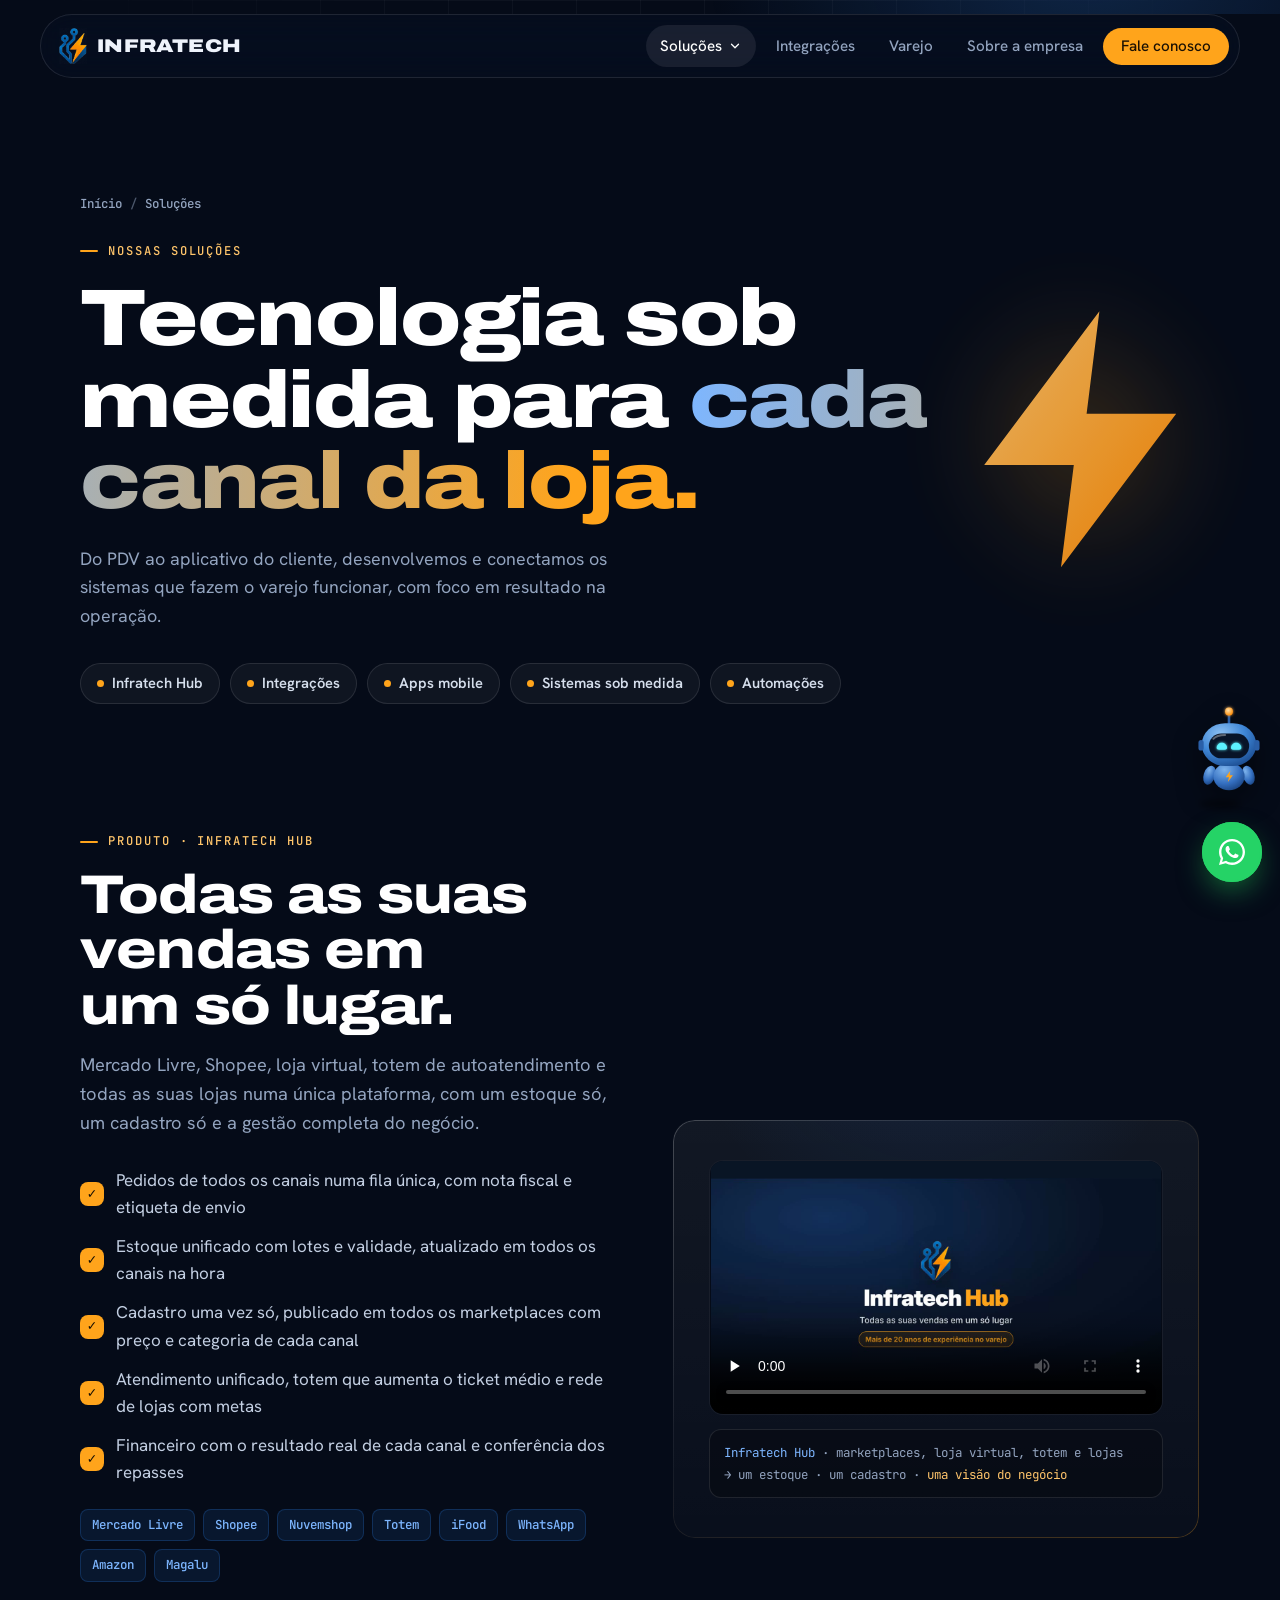
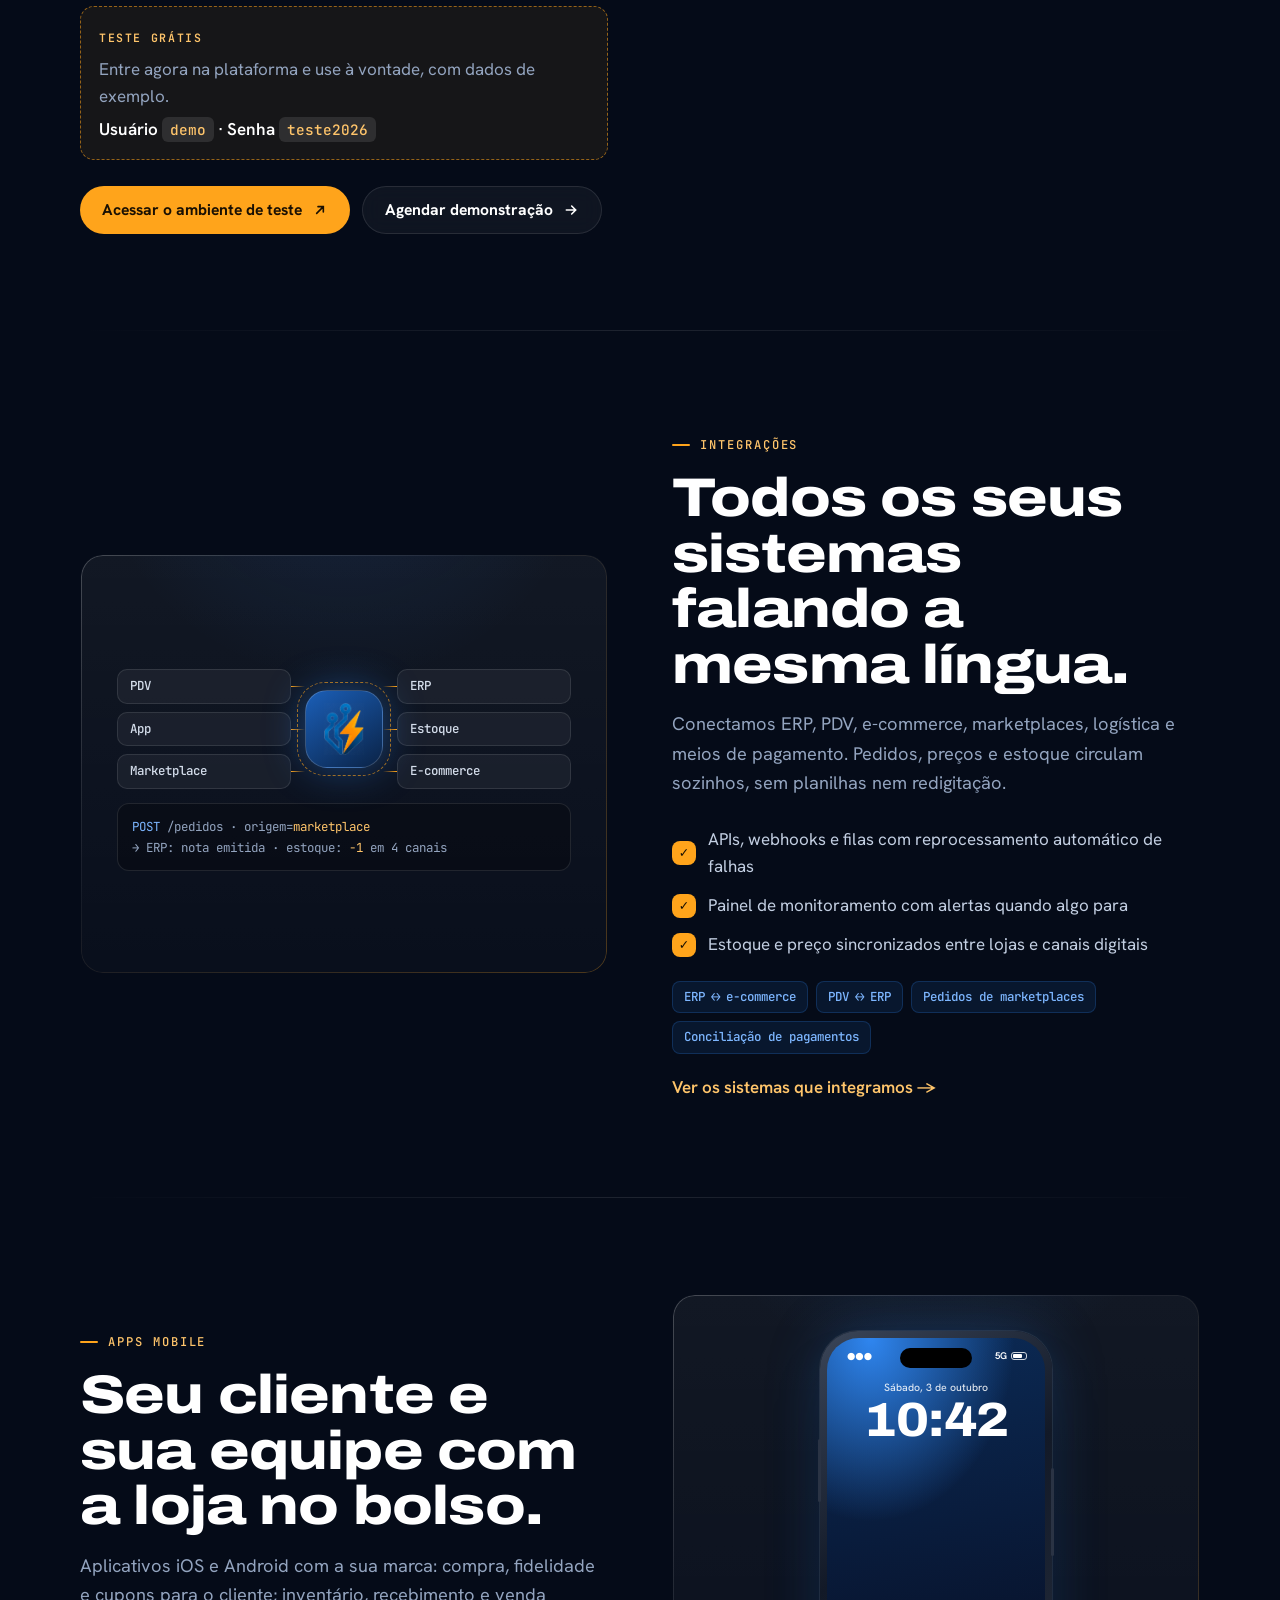
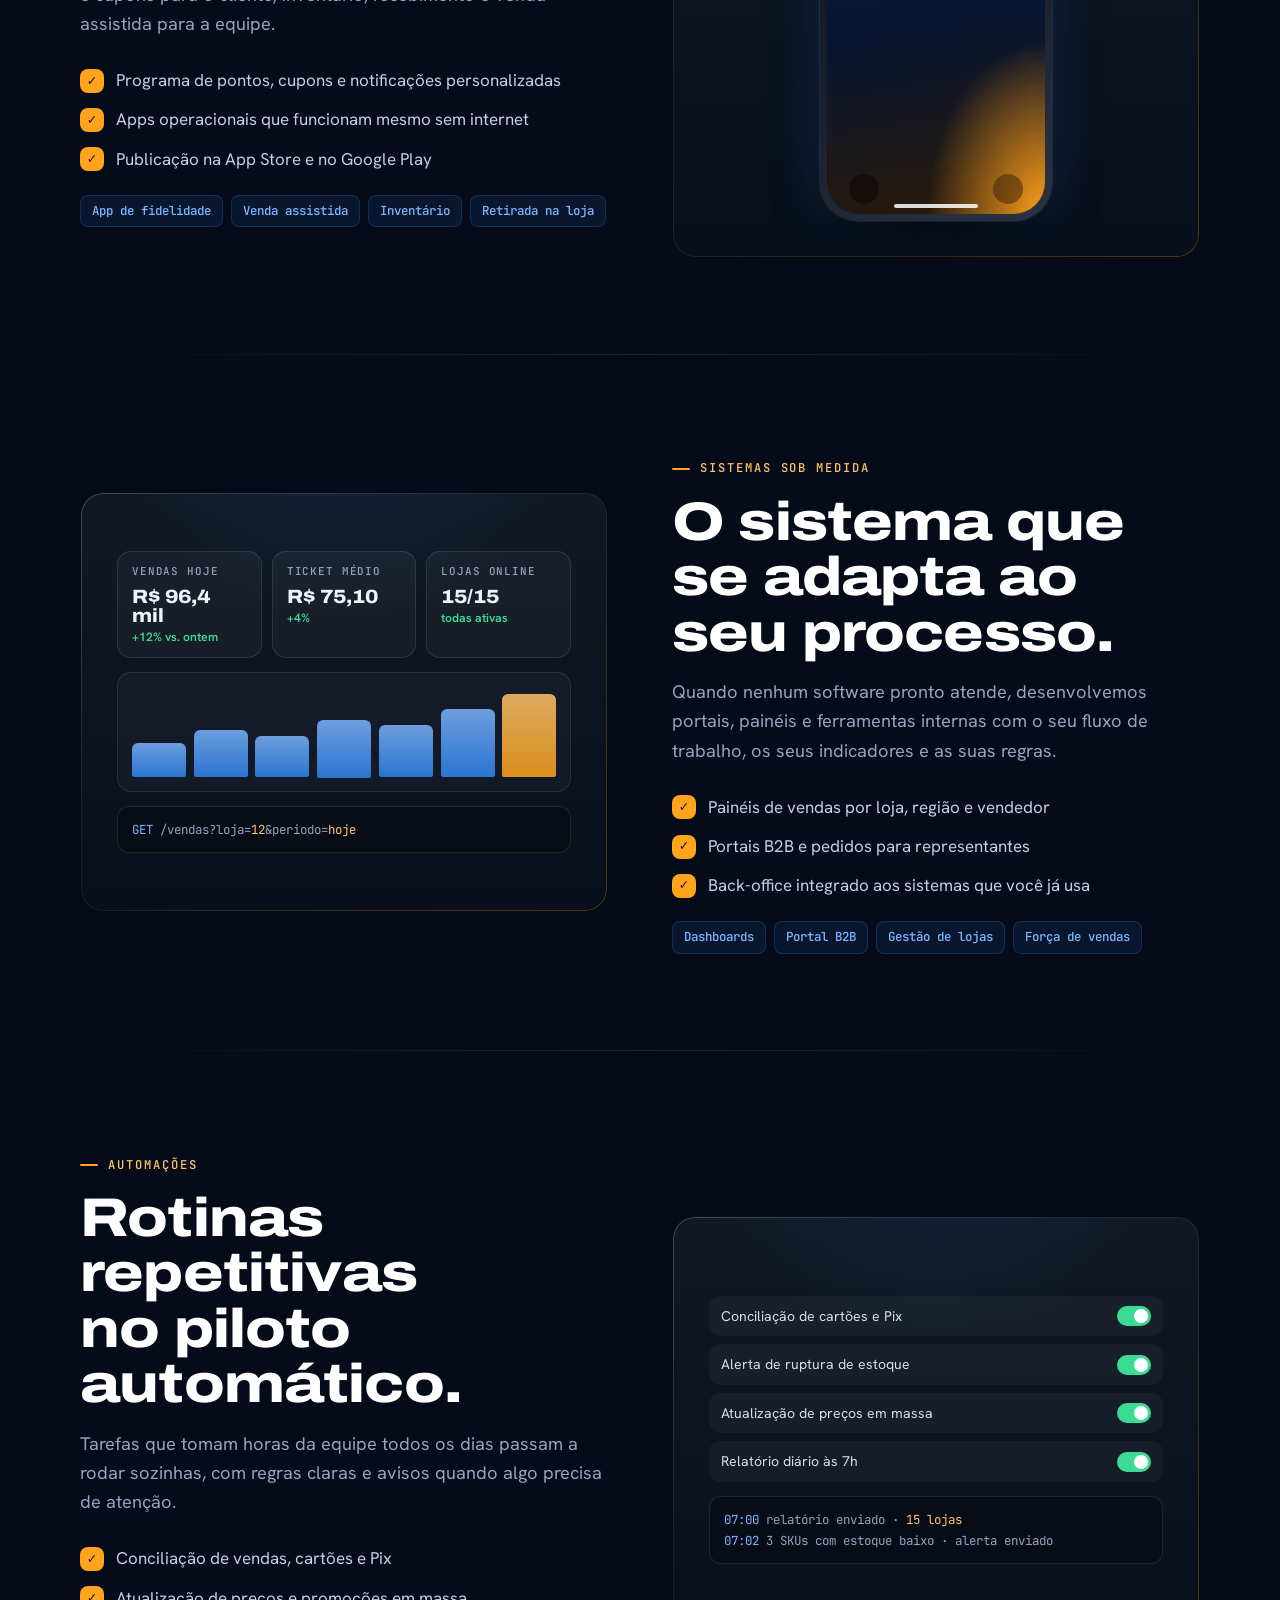
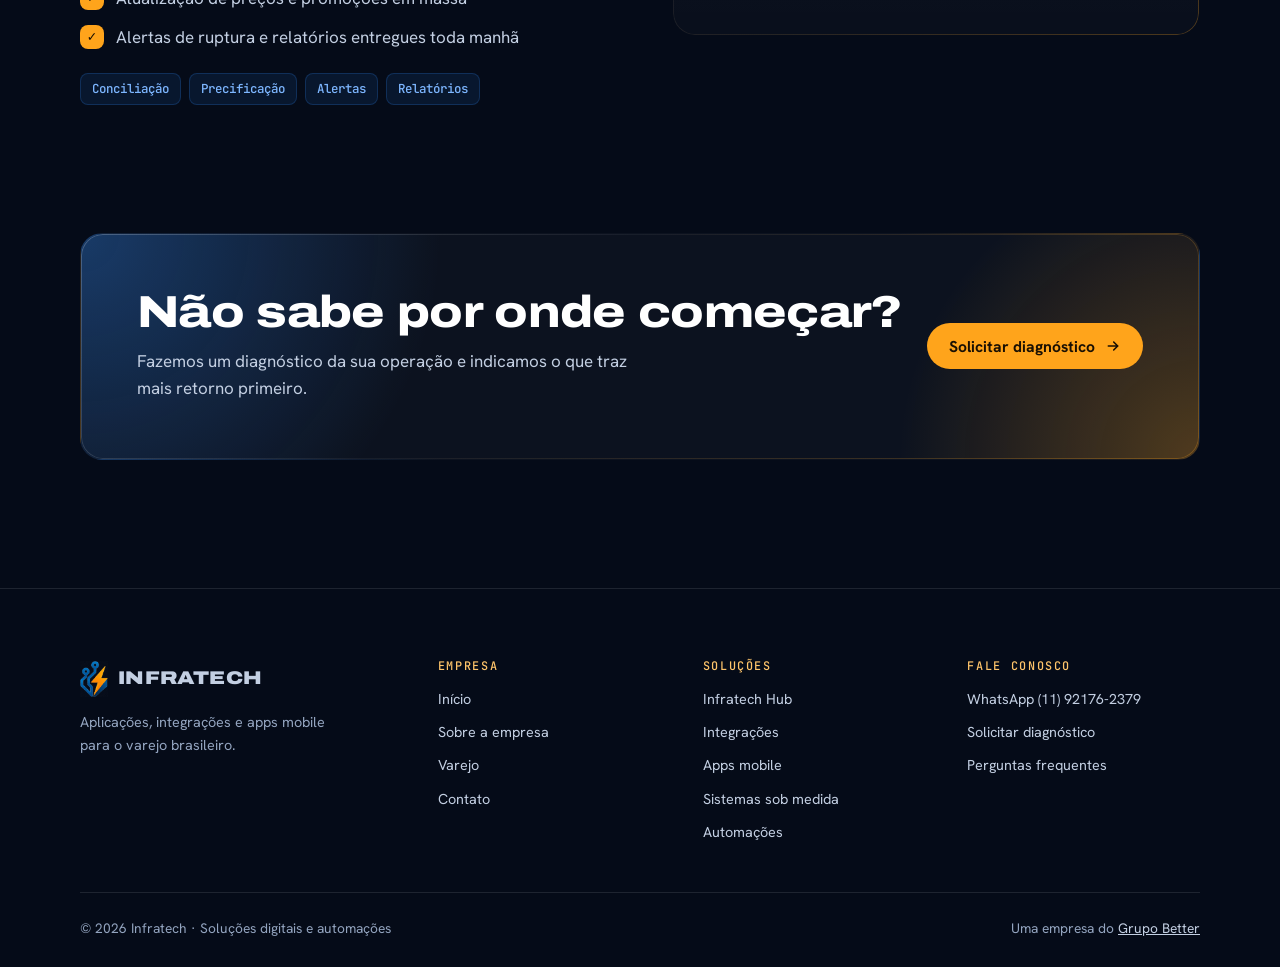
<file: solucoes.html>
<!doctype html>
<html lang="pt-BR">
<head>
<meta charset="utf-8">
<meta name="viewport" content="width=device-width, initial-scale=1, viewport-fit=cover">
<title>Soluções — Infratech</title>
<meta name="description" content="Infratech Hub, integrações de sistemas, aplicativos mobile, sistemas sob medida e automações para redes de varejo.">
<meta property="og:title" content="Soluções — Infratech">
<meta property="og:description" content="Infratech Hub, integrações de sistemas, aplicativos mobile, sistemas sob medida e automações para redes de varejo.">
<meta property="og:type" content="website">
<meta property="og:locale" content="pt_BR">
<meta name="theme-color" content="#050B18">
<link rel="icon" type="image/png" href="assets/favicon.png">
<link rel="preconnect" href="https://fonts.googleapis.com">
<link rel="preconnect" href="https://fonts.gstatic.com" crossorigin>
<link rel="stylesheet" href="https://fonts.googleapis.com/css2?family=Archivo:wdth,wght@100..125,500..900&family=Hanken+Grotesk:wght@400;500;600&family=JetBrains+Mono:wght@400;500&display=swap">
<link rel="stylesheet" href="assets/css/style.css">
</head>
<body>
<div class="aura" aria-hidden="true"></div>

<header>
  <div class="nav">
    <a class="brand" href="index.html" aria-label="Infratech, página inicial">
      <img src="assets/icone-infratech.png" alt="" width="28" height="36">
      <b>INFRATECH</b>
    </a>
    <nav class="links" id="menu" aria-label="Principal">
      <div class="dd">
        <a href="solucoes.html" aria-current="page" aria-haspopup="true">Soluções<svg class="dd-chev" viewBox="0 0 24 24" aria-hidden="true"><path d="M6 9l6 6 6-6"/></svg></a>
        <div class="dd-menu"><div class="dd-panel">
          <a href="solucoes.html#hub"><span class="dd-ic"><svg viewBox="0 0 24 24" aria-hidden="true"><rect x="3" y="3" width="7" height="7" rx="1.5"/><rect x="14" y="3" width="7" height="7" rx="1.5"/><rect x="3" y="14" width="7" height="7" rx="1.5"/><rect x="14" y="14" width="7" height="7" rx="1.5"/></svg></span><span><b>Hub de vendas</b><small>Marketplaces, loja virtual e B2B em um só lugar</small></span></a>
          <a class="dd-all" href="solucoes.html">Ver todas as soluções <span aria-hidden="true">→</span></a>
        </div></div>
      </div>
      <a href="integracoes.html">Integrações</a>
      <a href="varejo.html">Varejo</a>
      <a href="sobre.html">Sobre a empresa</a>
      <a class="btn btn-volt" href="contato.html">Fale conosco</a>
    </nav>
    <button class="menu-btn" type="button" aria-label="Abrir menu" aria-controls="menu" aria-expanded="false">
      <svg class="ic-menu" viewBox="0 0 24 24"><path d="M4 7h16M4 12h16M4 17h16"/></svg>
      <svg class="ic-close" viewBox="0 0 24 24"><path d="M6 6l12 12M18 6L6 18"/></svg>
    </button>
  </div>
</header>

  <div class="page-hero">
    <svg class="bolt" viewBox="0 0 24 24" aria-hidden="true"><defs><linearGradient id="boltgrad" x1="0" y1="0" x2="1" y2="1"><stop offset="0" stop-color="#FFC56B"/><stop offset="1" stop-color="#FF8A00"/></linearGradient></defs><path d="M13 2L4 14h7l-1 8 9-12h-7l1-8z"/></svg>
    <div class="wrap">
      <nav class="crumbs" aria-label="Você está em"><a href="index.html">Início</a><span>/</span>Soluções</nav>
      <p class="eyebrow">Nossas soluções</p>
      <h1>Tecnologia sob medida para <span class="grad">cada canal da loja.</span></h1>
      <p class="lede">Do PDV ao aplicativo do cliente, desenvolvemos e conectamos os sistemas que fazem o varejo funcionar, com foco em resultado na operação.</p>
      <div class="subnav">
        <a href="#hub"><i></i>Infratech Hub</a>
        <a href="#integracoes"><i></i>Integrações</a>
        <a href="#mobile"><i></i>Apps mobile</a>
        <a href="#sistemas"><i></i>Sistemas sob medida</a>
        <a href="#automacoes"><i></i>Automações</a>
      </div>
    </div>
  </div>

<main>
  <section style="padding-top:clamp(24px,4vw,48px)">
    <div class="wrap">

      <div class="split" id="hub">
        <div class="reveal">
          <p class="eyebrow">Produto · Infratech Hub</p>
          <h2>Todas as suas vendas em um só lugar.</h2>
          <p class="lede">Mercado Livre, Shopee, loja virtual, totem de autoatendimento e todas as suas lojas numa única plataforma, com um estoque só, um cadastro só e a gestão completa do negócio.</p>
          <ul class="checks"><li>Pedidos de todos os canais numa fila única, com nota fiscal e etiqueta de envio</li><li>Estoque unificado com lotes e validade, atualizado em todos os canais na hora</li><li>Cadastro uma vez só, publicado em todos os marketplaces com preço e categoria de cada canal</li><li>Atendimento unificado, totem que aumenta o ticket médio e rede de lojas com metas</li><li>Financeiro com o resultado real de cada canal e conferência dos repasses</li></ul>
          <div class="examples"><span>Mercado Livre</span><span>Shopee</span><span>Nuvemshop</span><span>Totem</span><span>iFood</span><span>WhatsApp</span><span>Amazon</span><span>Magalu</span></div>
          <div class="hub-demo"><span class="hub-demo-tag">Teste grátis</span><p>Entre agora na plataforma e use à vontade, com dados de exemplo.</p><p class="hub-cred">Usuário <code>demo</code> · Senha <code>teste2026</code></p></div>
          <div class="hub-acts"><a class="btn btn-volt" href="https://hub-vendas.infratechnologia.com.br/login.html?demo=1" target="_blank" rel="noopener">Acessar o ambiente de teste <svg width="16" height="16" viewBox="0 0 24 24" fill="none" stroke="currentColor" stroke-width="2.4" stroke-linecap="round" aria-hidden="true"><path d="M7 17L17 7M9 7h8v8"/></svg></a><a class="btn btn-glass" href="contato.html?interesse=hub">Agendar demonstração <svg width="16" height="16" viewBox="0 0 24 24" fill="none" stroke="currentColor" stroke-width="2.4" stroke-linecap="round" aria-hidden="true"><path d="M5 12h14M13 6l6 6-6 6"/></svg></a></div>
        </div>
        <div class="glass visual reveal">
          <video class="hub-video" controls preload="none" playsinline poster="assets/infratech-hub-poster.jpg" aria-label="Vídeo de apresentação do Infratech Hub">
            <source src="assets/infratech-hub.mp4" type="video/mp4">
          </video>
          <div class="code"><b>Infratech Hub</b> · marketplaces, loja virtual, totem e lojas<br>→ um estoque · um cadastro · <em>uma visão do negócio</em></div>
        </div>
      </div>

      <div class="sep"></div>

      <div class="split rev" id="integracoes">
        <div class="reveal">
          <p class="eyebrow">Integrações</p>
          <h2>Todos os seus sistemas falando a mesma língua.</h2>
          <p class="lede">Conectamos ERP, PDV, e-commerce, marketplaces, logística e meios de pagamento. Pedidos, preços e estoque circulam sozinhos, sem planilhas nem redigitação.</p>
          <ul class="checks"><li>APIs, webhooks e filas com reprocessamento automático de falhas</li><li>Painel de monitoramento com alertas quando algo para</li><li>Estoque e preço sincronizados entre lojas e canais digitais</li></ul>
          <div class="examples"><span>ERP ↔ e-commerce</span><span>PDV ↔ ERP</span><span>Pedidos de marketplaces</span><span>Conciliação de pagamentos</span></div>
          <a class="int-mais" href="integracoes.html">Ver os sistemas que integramos →</a>
        </div>
        <div class="glass visual reveal"><div class="mesh" aria-hidden="true">
            <div class="col"><span class="chip">PDV</span><span class="chip">App</span><span class="chip">Marketplace</span></div>
            <div class="hub"><img src="assets/icone-infratech.png" alt=""></div>
            <div class="col"><span class="chip">ERP</span><span class="chip">Estoque</span><span class="chip">E-commerce</span></div>
          </div>
          <div class="code"><b>POST</b> /pedidos · origem=<em>marketplace</em><br>→ ERP: nota emitida · estoque: <em>-1</em> em 4 canais</div>
        </div>
      </div>

      <div class="sep"></div>

      <div class="split" id="mobile">
        <div class="reveal">
          <p class="eyebrow">Apps mobile</p>
          <h2>Seu cliente e sua equipe com a loja no bolso.</h2>
          <p class="lede">Aplicativos iOS e Android com a sua marca: compra, fidelidade e cupons para o cliente; inventário, recebimento e venda assistida para a equipe.</p>
          <ul class="checks"><li>Programa de pontos, cupons e notificações personalizadas</li><li>Apps operacionais que funcionam mesmo sem internet</li><li>Publicação na App Store e no Google Play</li></ul>
          <div class="examples"><span>App de fidelidade</span><span>Venda assistida</span><span>Inventário</span><span>Retirada na loja</span></div>
        </div>
        <div class="glass visual reveal"><div class="phone" aria-hidden="true">
            <div class="screen">
              <div class="island"></div>
              <div class="sbar"><span>●●●</span><span>5G<i></i></span></div>
              <div class="lock"><small>Sábado, 3 de outubro</small><b>10:42</b></div>
              <div class="notes">
                <div class="note p"><span class="ap"><svg viewBox="0 0 24 24"><path d="M13 2L4 14h7l-1 8 9-12h-7l1-8z"/></svg></span><div><div class="hd"><span>Sua Loja</span><span>agora</span></div><p>Você ganhou <em>+120 pontos</em><br><span>Saldo atual: 2.480 pontos</span></p></div></div>
                <div class="note c"><span class="ap"><svg viewBox="0 0 24 24"><path d="M13 2L4 14h7l-1 8 9-12h-7l1-8z"/></svg></span><div><div class="hd"><span>Sua Loja</span><span>agora</span></div><p>Cupom de <em>15% OFF</em> liberado<br><span>Válido na sua próxima compra</span></p></div></div>
                <div class="note d"><span class="ap"><svg viewBox="0 0 24 24"><path d="M9 16.2l-3.5-3.5L4 14.2 9 19.2 20 8.2 18.6 6.8z"/></svg></span><div><div class="hd"><span>Sua Loja</span><span>agora</span></div><p>Pedido pronto para retirada<br><span>Loja Centro · balcão 2</span></p></div></div>
              </div>
              <div class="phone-foot"><span></span><span></span></div>
              <div class="homebar"></div>
            </div>
          </div></div>
      </div>

      <div class="sep"></div>

      <div class="split rev" id="sistemas">
        <div class="reveal">
          <p class="eyebrow">Sistemas sob medida</p>
          <h2>O sistema que se adapta ao seu processo.</h2>
          <p class="lede">Quando nenhum software pronto atende, desenvolvemos portais, painéis e ferramentas internas com o seu fluxo de trabalho, os seus indicadores e as suas regras.</p>
          <ul class="checks"><li>Painéis de vendas por loja, região e vendedor</li><li>Portais B2B e pedidos para representantes</li><li>Back-office integrado aos sistemas que você já usa</li></ul>
          <div class="examples"><span>Dashboards</span><span>Portal B2B</span><span>Gestão de lojas</span><span>Força de vendas</span></div>
        </div>
        <div class="glass visual reveal" aria-hidden="true">
          <div class="kpis">
            <div class="kpi"><small>Vendas hoje</small><b>R$ 96,4 mil</b><em>+12% vs. ontem</em></div>
            <div class="kpi"><small>Ticket médio</small><b>R$ 75,10</b><em>+4%</em></div>
            <div class="kpi"><small>Lojas online</small><b>15/15</b><em>todas ativas</em></div>
          </div>
          <div class="bars"><i style="height:38%"></i><i style="height:52%"></i><i style="height:46%"></i><i style="height:64%"></i><i style="height:58%"></i><i style="height:76%"></i><i style="height:92%"></i></div>
          <div class="code" style="margin:0"><b>GET</b> /vendas?loja=<em>12</em>&amp;periodo=<em>hoje</em></div>
        </div>
      </div>

      <div class="sep"></div>

      <div class="split" id="automacoes">
        <div class="reveal">
          <p class="eyebrow">Automações</p>
          <h2>Rotinas repetitivas no piloto automático.</h2>
          <p class="lede">Tarefas que tomam horas da equipe todos os dias passam a rodar sozinhas, com regras claras e avisos quando algo precisa de atenção.</p>
          <ul class="checks"><li>Conciliação de vendas, cartões e Pix</li><li>Atualização de preços e promoções em massa</li><li>Alertas de ruptura e relatórios entregues toda manhã</li></ul>
          <div class="examples"><span>Conciliação</span><span>Precificação</span><span>Alertas</span><span>Relatórios</span></div>
        </div>
        <div class="glass visual reveal" aria-hidden="true">
          <div class="toggles">
            <div>Conciliação de cartões e Pix<span class="sw"></span></div>
            <div>Alerta de ruptura de estoque<span class="sw"></span></div>
            <div>Atualização de preços em massa<span class="sw"></span></div>
            <div>Relatório diário às 7h<span class="sw"></span></div>
          </div>
          <div class="code"><b>07:00</b> relatório enviado · <em>15 lojas</em><br><b>07:02</b> 3 SKUs com estoque baixo · alerta enviado</div>
        </div>
      </div>

    </div>
  </section>

  <section style="padding-top:0">
    <div class="wrap">
      <div class="glass cta-band reveal">
        <div><h2>Não sabe por onde começar?</h2><p>Fazemos um diagnóstico da sua operação e indicamos o que traz mais retorno primeiro.</p></div>
        <a class="btn btn-volt" href="contato.html">Solicitar diagnóstico <svg width="16" height="16" viewBox="0 0 24 24" fill="none" stroke="currentColor" stroke-width="2.4" stroke-linecap="round" aria-hidden="true"><path d="M5 12h14M13 6l6 6-6 6"/></svg></a>
      </div>
    </div>
  </section>

</main>

<footer>
  <div class="wrap">
    <div class="foot-grid">
      <div>
        <a class="brand" href="index.html"><img src="assets/icone-infratech.png" alt="" width="26" height="34"><b>INFRATECH</b></a>
        <p>Aplicações, integrações e apps mobile para o varejo brasileiro.</p>
      </div>
      <div>
        <h4>Empresa</h4>
        <ul><li><a href="index.html">Início</a></li><li><a href="sobre.html">Sobre a empresa</a></li><li><a href="varejo.html">Varejo</a></li><li><a href="contato.html">Contato</a></li></ul>
      </div>
      <div>
        <h4>Soluções</h4>
        <ul><li><a href="solucoes.html#hub">Infratech Hub</a></li><li><a href="integracoes.html">Integrações</a></li><li><a href="solucoes.html#mobile">Apps mobile</a></li><li><a href="solucoes.html#sistemas">Sistemas sob medida</a></li><li><a href="solucoes.html#automacoes">Automações</a></li></ul>
      </div>
      <div>
        <h4>Fale conosco</h4>
        <ul><li><a href="https://wa.me/5511921762379?text=Ol%C3%A1!%20Vim%20pelo%20site%20da%20Infratech%20e%20gostaria%20de%20saber%20mais." target="_blank" rel="noopener">WhatsApp (11) 92176-2379</a></li><li><a href="contato.html">Solicitar diagnóstico</a></li><li><a href="contato.html#perguntas">Perguntas frequentes</a></li></ul>
      </div>
    </div>
    <div class="foot-bottom"><span>© <span data-ano>2026</span> Infratech · Soluções digitais e automações</span><span class="foot-grupo">Uma empresa do <a href="sobre.html#grupo">Grupo Better</a></span></div>
  </div>
</footer>

<div class="bot-wrap" id="bot">
  <div class="bot-bubble" id="bot-bubble" hidden>Oi! Tire suas dúvidas comigo 👋</div>
  <div class="bot-panel" id="bot-panel" role="dialog" aria-label="Assistente Infratech" hidden>
    <div class="chat-head">
      <span class="chat-ava"><img src="assets/icone-infratech.png" alt=""></span>
      <span><b>Assistente Infratech</b><small><i></i>Online · responde na hora</small></span>
      <button class="bot-close" type="button" aria-label="Fechar">×</button>
    </div>
    <div class="chat-log" id="chat-log" aria-live="polite"></div>
    <div class="chat-chips" id="chat-chips">
      <button type="button">Quais soluções vocês oferecem?</button>
      <button type="button">Vocês atendem meu segmento?</button>
      <button type="button">Como funciona o diagnóstico?</button>
      <button type="button">Quero falar com uma pessoa</button>
    </div>
    <form class="chat-form" id="chat-form">
      <label class="sr" for="chat-input">Sua mensagem</label>
      <input id="chat-input" name="mensagem" type="text" maxlength="600" autocomplete="off" placeholder="Digite sua mensagem…">
      <button type="submit" aria-label="Enviar"><svg viewBox="0 0 24 24" aria-hidden="true"><path d="M4 12l16-8-6 16-2-6-8-2z"/></svg></button>
    </form>
    <p class="chat-note">Assistente com IA, pode cometer erros. <a href="https://wa.me/5511921762379?text=Ol%C3%A1!%20Vim%20pelo%20site%20da%20Infratech%20e%20gostaria%20de%20falar%20com%20um%20especialista." target="_blank" rel="noopener">Falar com uma pessoa</a></p>
  </div>
  <button class="bot" type="button" aria-label="Abrir assistente Infratech" aria-expanded="false" aria-controls="bot-panel">
    <svg viewBox="0 0 120 140" aria-hidden="true">
      <defs>
        <radialGradient id="botHead" cx="35%" cy="25%" r="80%"><stop offset="0" stop-color="#8CC0F2"/><stop offset=".55" stop-color="#3E86D6"/><stop offset="1" stop-color="#1D4F94"/></radialGradient>
        <radialGradient id="botBody" cx="35%" cy="25%" r="85%"><stop offset="0" stop-color="#7DB3EC"/><stop offset=".6" stop-color="#346FC0"/><stop offset="1" stop-color="#173F7A"/></radialGradient>
        <radialGradient id="botTip" cx="40%" cy="35%" r="70%"><stop offset="0" stop-color="#FFE0A8"/><stop offset="1" stop-color="#FF8A00"/></radialGradient>
        <filter id="botGlow" x="-50%" y="-50%" width="200%" height="200%"><feGaussianBlur stdDeviation="2.2" result="b"/><feMerge><feMergeNode in="b"/><feMergeNode in="SourceGraphic"/></feMerge></filter>
      </defs>
      <g class="bot-antenna"><rect x="58" y="12" width="4" height="18" rx="2" fill="#2A5FA8"/><circle class="bot-tip" cx="60" cy="10" r="6" fill="url(#botTip)" filter="url(#botGlow)"/></g>
      <g class="bot-arm l"><ellipse cx="30" cy="108" rx="9" ry="15" fill="url(#botBody)" transform="rotate(18 30 108)"/></g>
      <g class="bot-arm r"><ellipse cx="90" cy="108" rx="9" ry="15" fill="url(#botBody)" transform="rotate(-18 90 108)"/></g>
      <ellipse cx="60" cy="110" rx="24" ry="21" fill="url(#botBody)"/>
      <path d="M62 101l-7 10h5l-2 8 8-11h-5l1-7z" fill="#FFA41B"/>
      <rect x="18" y="28" width="84" height="66" rx="36" fill="url(#botHead)"/>
      <rect x="13" y="54" width="8" height="16" rx="4" fill="#2A5FA8"/><rect x="99" y="54" width="8" height="16" rx="4" fill="#2A5FA8"/>
      <rect x="29" y="44" width="62" height="38" rx="19" fill="#081428"/>
      <path d="M36 52c4-5 12-6 18-6" stroke="rgba(255,255,255,.35)" stroke-width="3" stroke-linecap="round" fill="none"/>
      <g class="bot-eyes" filter="url(#botGlow)">
        <g class="bot-eye"><path d="M41 66c0-5 4-8 8-8s8 3 8 8c0 2-2 3-8 3s-8-1-8-3z" fill="#5CF2FF"/></g>
        <g class="bot-eye"><path d="M63 66c0-5 4-8 8-8s8 3 8 8c0 2-2 3-8 3s-8-1-8-3z" fill="#5CF2FF"/></g>
      </g>
    </svg>
  </button>
  <span class="bot-shadow" aria-hidden="true"></span>
</div>

<a class="wa-float" href="https://wa.me/5511921762379?text=Ol%C3%A1!%20Vim%20pelo%20site%20da%20Infratech%20e%20gostaria%20de%20saber%20mais." target="_blank" rel="noopener" aria-label="Conversar no WhatsApp: (11) 92176-2379">
  <svg viewBox="0 0 32 32" aria-hidden="true"><path d="M16.04 3C8.86 3 3.03 8.82 3.03 16c0 2.3.6 4.54 1.74 6.52L3 29l6.65-1.74A12.95 12.95 0 0 0 16.04 29C23.2 29 29 23.18 29 16S23.2 3 16.04 3zm0 23.62c-1.95 0-3.87-.52-5.54-1.52l-.4-.24-3.95 1.03 1.06-3.85-.26-.4A10.6 10.6 0 0 1 5.4 16c0-5.86 4.77-10.63 10.64-10.63 5.86 0 10.62 4.77 10.62 10.63 0 5.87-4.76 10.62-10.62 10.62zm5.83-7.95c-.32-.16-1.89-.93-2.18-1.04-.3-.1-.5-.16-.72.16-.21.32-.82 1.04-1 1.25-.19.21-.37.24-.69.08-.32-.16-1.35-.5-2.57-1.59-.95-.85-1.59-1.9-1.78-2.21-.18-.32-.02-.5.14-.65.15-.14.32-.37.48-.56.16-.19.21-.32.32-.53.1-.21.05-.4-.03-.56-.08-.16-.72-1.73-.98-2.37-.26-.62-.52-.54-.72-.55h-.61c-.21 0-.56.08-.85.4-.29.32-1.11 1.09-1.11 2.65s1.14 3.08 1.3 3.29c.16.21 2.24 3.42 5.43 4.8.76.33 1.35.52 1.81.67.76.24 1.45.2 2 .12.61-.09 1.89-.77 2.15-1.52.27-.74.27-1.38.19-1.52-.08-.13-.29-.21-.61-.37z"/></svg><span class="wa-tip">Fale no WhatsApp</span>
</a>

<script src="assets/js/main.js"></script>
</body>
</html>
</file>
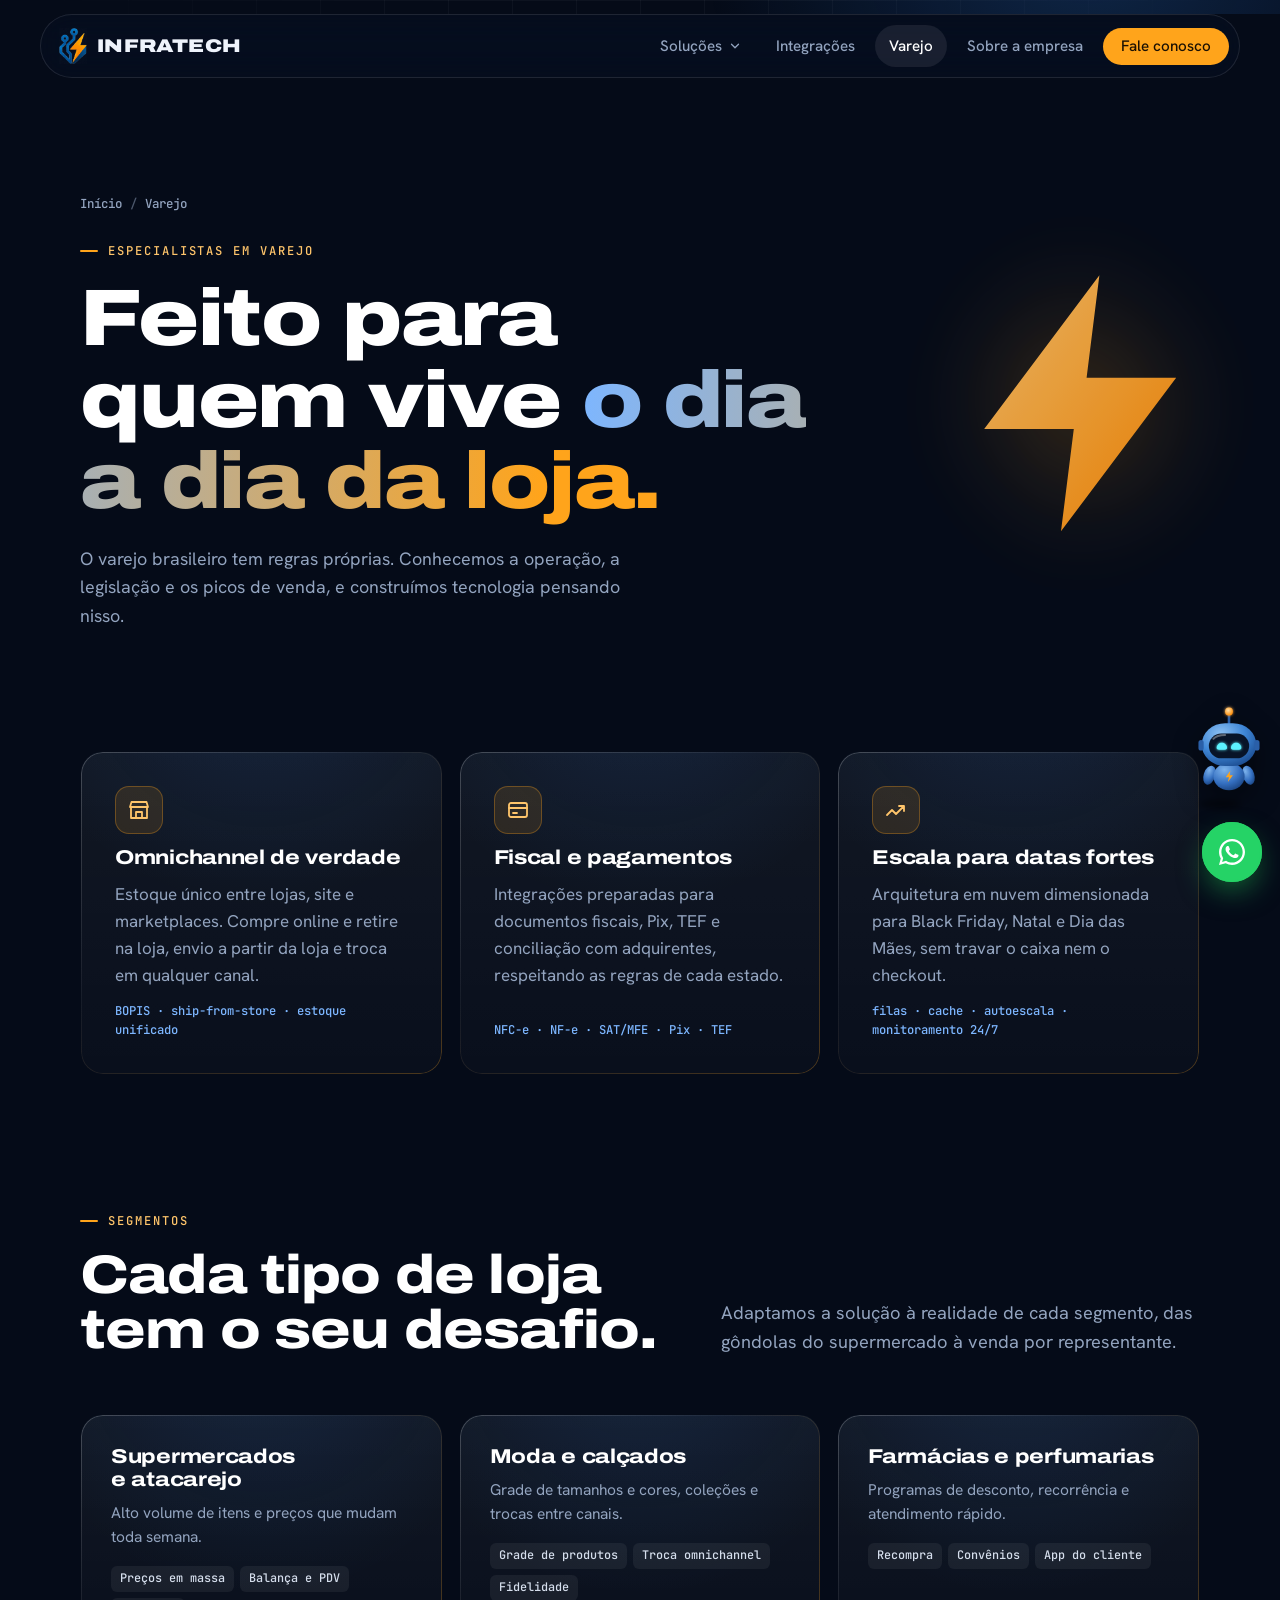
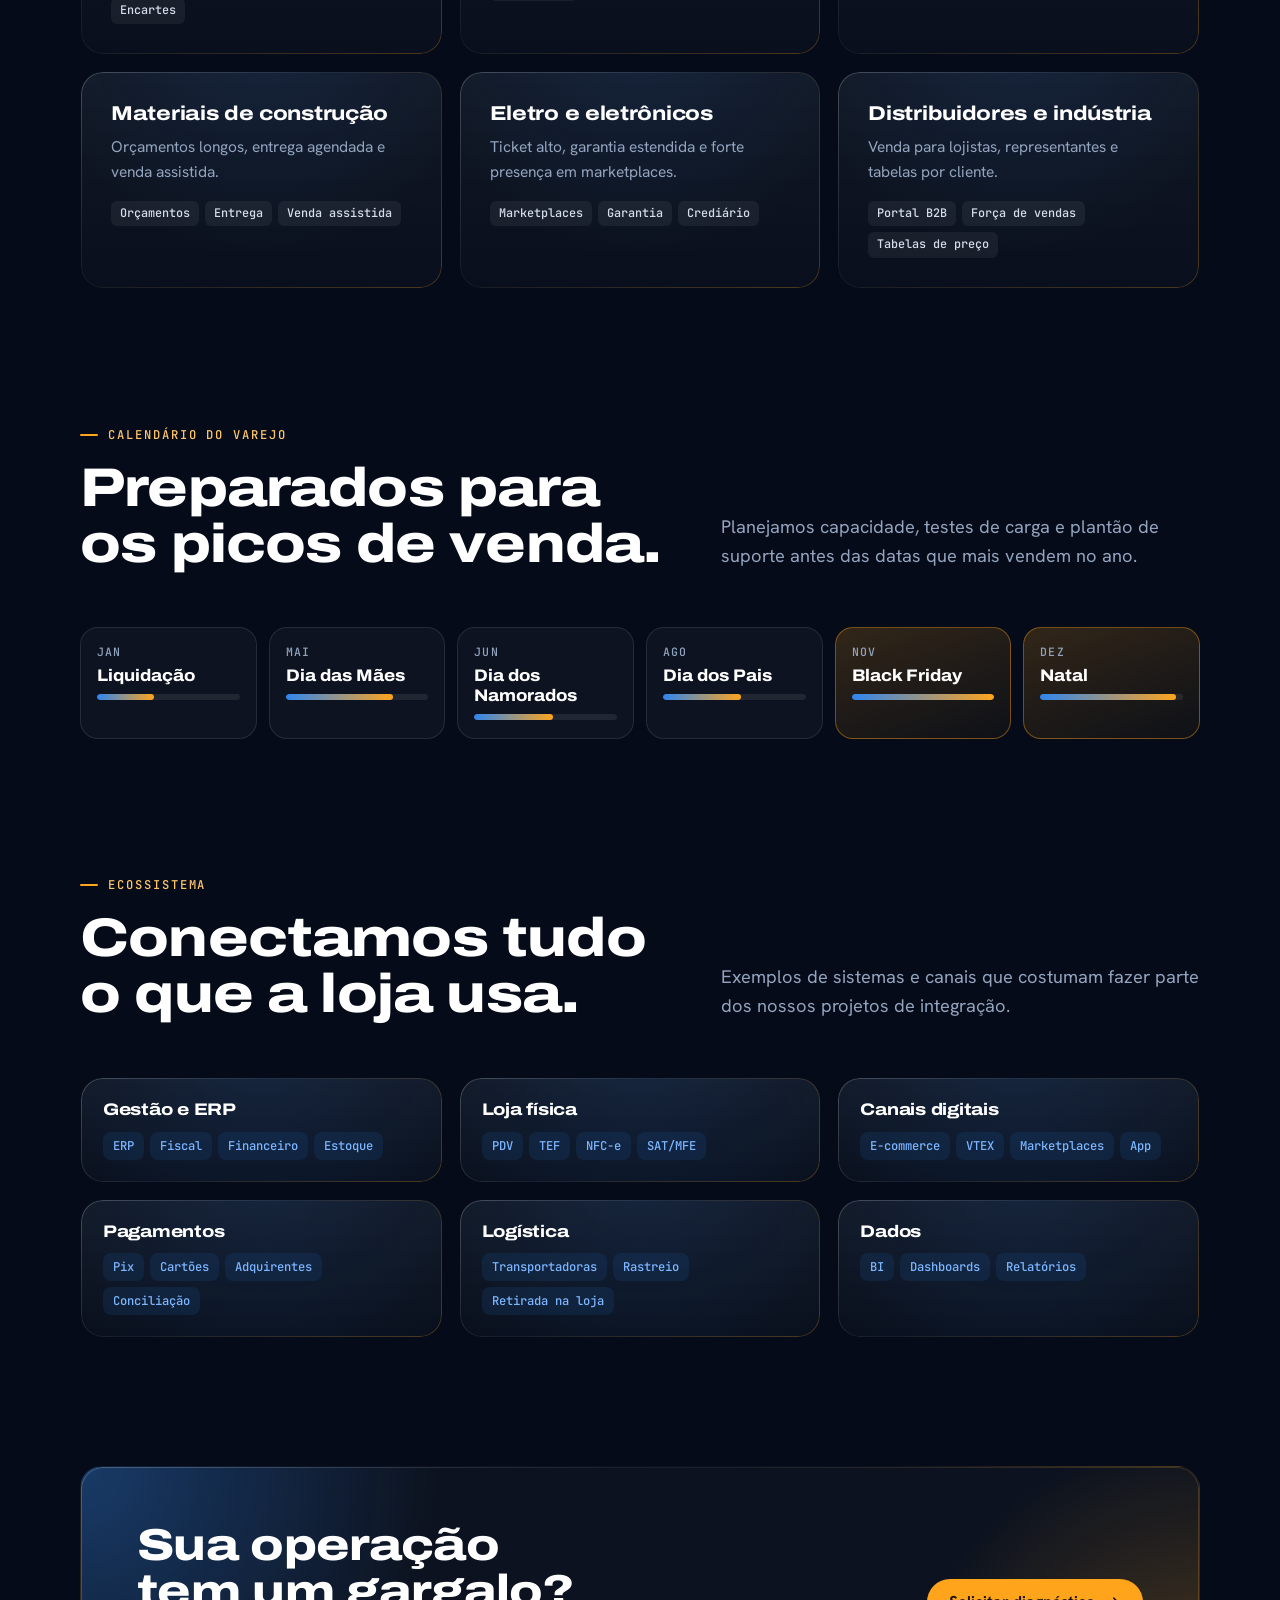
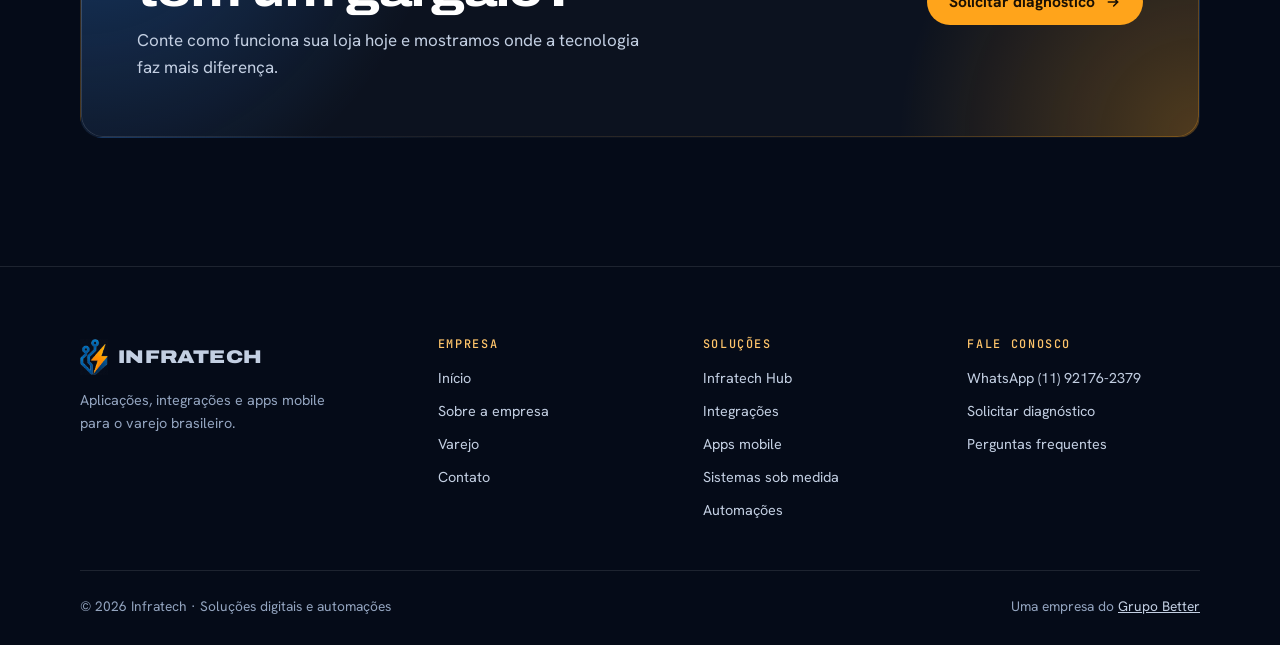
<file: varejo.html>
<!doctype html>
<html lang="pt-BR">
<head>
<meta charset="utf-8">
<meta name="viewport" content="width=device-width, initial-scale=1, viewport-fit=cover">
<title>Varejo — Infratech</title>
<meta name="description" content="Tecnologia para redes de lojas, e-commerces e distribuidores do varejo brasileiro: omnichannel, fiscal, pagamentos e escala para datas fortes.">
<meta property="og:title" content="Varejo — Infratech">
<meta property="og:description" content="Tecnologia para redes de lojas, e-commerces e distribuidores do varejo brasileiro: omnichannel, fiscal, pagamentos e escala para datas fortes.">
<meta property="og:type" content="website">
<meta property="og:locale" content="pt_BR">
<meta name="theme-color" content="#050B18">
<link rel="icon" type="image/png" href="assets/favicon.png">
<link rel="preconnect" href="https://fonts.googleapis.com">
<link rel="preconnect" href="https://fonts.gstatic.com" crossorigin>
<link rel="stylesheet" href="https://fonts.googleapis.com/css2?family=Archivo:wdth,wght@100..125,500..900&family=Hanken+Grotesk:wght@400;500;600&family=JetBrains+Mono:wght@400;500&display=swap">
<link rel="stylesheet" href="assets/css/style.css">
</head>
<body>
<div class="aura" aria-hidden="true"></div>

<header>
  <div class="nav">
    <a class="brand" href="index.html" aria-label="Infratech, página inicial">
      <img src="assets/icone-infratech.png" alt="" width="28" height="36">
      <b>INFRATECH</b>
    </a>
    <nav class="links" id="menu" aria-label="Principal">
      <div class="dd">
        <a href="solucoes.html" aria-haspopup="true">Soluções<svg class="dd-chev" viewBox="0 0 24 24" aria-hidden="true"><path d="M6 9l6 6 6-6"/></svg></a>
        <div class="dd-menu"><div class="dd-panel">
          <a href="solucoes.html#hub"><span class="dd-ic"><svg viewBox="0 0 24 24" aria-hidden="true"><rect x="3" y="3" width="7" height="7" rx="1.5"/><rect x="14" y="3" width="7" height="7" rx="1.5"/><rect x="3" y="14" width="7" height="7" rx="1.5"/><rect x="14" y="14" width="7" height="7" rx="1.5"/></svg></span><span><b>Hub de vendas</b><small>Marketplaces, loja virtual e B2B em um só lugar</small></span></a>
          <a class="dd-all" href="solucoes.html">Ver todas as soluções <span aria-hidden="true">→</span></a>
        </div></div>
      </div>
      <a href="integracoes.html">Integrações</a>
      <a href="varejo.html" aria-current="page">Varejo</a>
      <a href="sobre.html">Sobre a empresa</a>
      <a class="btn btn-volt" href="contato.html">Fale conosco</a>
    </nav>
    <button class="menu-btn" type="button" aria-label="Abrir menu" aria-controls="menu" aria-expanded="false">
      <svg class="ic-menu" viewBox="0 0 24 24"><path d="M4 7h16M4 12h16M4 17h16"/></svg>
      <svg class="ic-close" viewBox="0 0 24 24"><path d="M6 6l12 12M18 6L6 18"/></svg>
    </button>
  </div>
</header>

  <div class="page-hero">
    <svg class="bolt" viewBox="0 0 24 24" aria-hidden="true"><defs><linearGradient id="boltgrad" x1="0" y1="0" x2="1" y2="1"><stop offset="0" stop-color="#FFC56B"/><stop offset="1" stop-color="#FF8A00"/></linearGradient></defs><path d="M13 2L4 14h7l-1 8 9-12h-7l1-8z"/></svg>
    <div class="wrap">
      <nav class="crumbs" aria-label="Você está em"><a href="index.html">Início</a><span>/</span>Varejo</nav>
      <p class="eyebrow">Especialistas em varejo</p>
      <h1>Feito para quem vive <span class="grad">o dia a dia da loja.</span></h1>
      <p class="lede">O varejo brasileiro tem regras próprias. Conhecemos a operação, a legislação e os picos de venda, e construímos tecnologia pensando nisso.</p>
      
    </div>
  </div>

<main>
  <section style="padding-top:clamp(24px,4vw,48px)">
    <div class="wrap">
      <div class="retail">
        <div class="glass reveal">
          <div class="ico"><svg viewBox="0 0 24 24"><path d="M3 9l1.5-5h15L21 9M4 9v11h16V9M3 9h18M9 20v-6h6v6"/></svg></div>
          <h3>Omnichannel de verdade</h3>
          <p>Estoque único entre lojas, site e marketplaces. Compre online e retire na loja, envio a partir da loja e troca em qualquer canal.</p>
          <code>BOPIS · ship-from-store · estoque unificado</code>
        </div>
        <div class="glass reveal">
          <div class="ico"><svg viewBox="0 0 24 24"><rect x="3" y="5" width="18" height="14" rx="2"/><path d="M3 10h18M7 15h4"/></svg></div>
          <h3>Fiscal e pagamentos</h3>
          <p>Integrações preparadas para documentos fiscais, Pix, TEF e conciliação com adquirentes, respeitando as regras de cada estado.</p>
          <code>NFC-e · NF-e · SAT/MFE · Pix · TEF</code>
        </div>
        <div class="glass reveal">
          <div class="ico"><svg viewBox="0 0 24 24"><path d="M3 17l5-5 4 4 8-8M15 8h5v5"/></svg></div>
          <h3>Escala para datas fortes</h3>
          <p>Arquitetura em nuvem dimensionada para Black Friday, Natal e Dia das Mães, sem travar o caixa nem o checkout.</p>
          <code>filas · cache · autoescala · monitoramento 24/7</code>
        </div>
      </div>
    </div>
  </section>

  <section style="padding-top:0">
    <div class="wrap">
      <div class="sec-head reveal">
        <div><p class="eyebrow">Segmentos</p><h2>Cada tipo de loja tem o seu desafio.</h2></div>
        <p class="lede">Adaptamos a solução à realidade de cada segmento, das gôndolas do supermercado à venda por representante.</p>
      </div>
      <div class="segments"><div class="glass reveal"><h3>Supermercados e atacarejo</h3><p>Alto volume de itens e preços que mudam toda semana.</p><ul><li>Preços em massa</li><li>Balança e PDV</li><li>Encartes</li></ul></div><div class="glass reveal"><h3>Moda e calçados</h3><p>Grade de tamanhos e cores, coleções e trocas entre canais.</p><ul><li>Grade de produtos</li><li>Troca omnichannel</li><li>Fidelidade</li></ul></div><div class="glass reveal"><h3>Farmácias e perfumarias</h3><p>Programas de desconto, recorrência e atendimento rápido.</p><ul><li>Recompra</li><li>Convênios</li><li>App do cliente</li></ul></div><div class="glass reveal"><h3>Materiais de construção</h3><p>Orçamentos longos, entrega agendada e venda assistida.</p><ul><li>Orçamentos</li><li>Entrega</li><li>Venda assistida</li></ul></div><div class="glass reveal"><h3>Eletro e eletrônicos</h3><p>Ticket alto, garantia estendida e forte presença em marketplaces.</p><ul><li>Marketplaces</li><li>Garantia</li><li>Crediário</li></ul></div><div class="glass reveal"><h3>Distribuidores e indústria</h3><p>Venda para lojistas, representantes e tabelas por cliente.</p><ul><li>Portal B2B</li><li>Força de vendas</li><li>Tabelas de preço</li></ul></div></div>
    </div>
  </section>

  <section style="padding-top:0">
    <div class="wrap">
      <div class="sec-head reveal">
        <div><p class="eyebrow">Calendário do varejo</p><h2>Preparados para os picos de venda.</h2></div>
        <p class="lede">Planejamos capacidade, testes de carga e plantão de suporte antes das datas que mais vendem no ano.</p>
      </div>
      <div class="calendar"><div class="month reveal"><small>Jan</small><b>Liquidação</b><div class="meter"><i style="width:40%"></i></div></div><div class="month reveal"><small>Mai</small><b>Dia das Mães</b><div class="meter"><i style="width:75%"></i></div></div><div class="month reveal"><small>Jun</small><b>Dia dos Namorados</b><div class="meter"><i style="width:55%"></i></div></div><div class="month reveal"><small>Ago</small><b>Dia dos Pais</b><div class="meter"><i style="width:55%"></i></div></div><div class="month reveal peak"><small>Nov</small><b>Black Friday</b><div class="meter"><i style="width:100%"></i></div></div><div class="month reveal peak"><small>Dez</small><b>Natal</b><div class="meter"><i style="width:95%"></i></div></div></div>
    </div>
  </section>

  <section style="padding-top:0">
    <div class="wrap">
      <div class="sec-head reveal">
        <div><p class="eyebrow">Ecossistema</p><h2>Conectamos tudo o que a loja usa.</h2></div>
        <p class="lede">Exemplos de sistemas e canais que costumam fazer parte dos nossos projetos de integração.</p>
      </div>
      <div class="eco"><div class="glass reveal"><h3>Gestão e ERP</h3><div class="tags"><span>ERP</span><span>Fiscal</span><span>Financeiro</span><span>Estoque</span></div></div><div class="glass reveal"><h3>Loja física</h3><div class="tags"><span>PDV</span><span>TEF</span><span>NFC-e</span><span>SAT/MFE</span></div></div><div class="glass reveal"><h3>Canais digitais</h3><div class="tags"><span>E-commerce</span><span>VTEX</span><span>Marketplaces</span><span>App</span></div></div><div class="glass reveal"><h3>Pagamentos</h3><div class="tags"><span>Pix</span><span>Cartões</span><span>Adquirentes</span><span>Conciliação</span></div></div><div class="glass reveal"><h3>Logística</h3><div class="tags"><span>Transportadoras</span><span>Rastreio</span><span>Retirada na loja</span></div></div><div class="glass reveal"><h3>Dados</h3><div class="tags"><span>BI</span><span>Dashboards</span><span>Relatórios</span></div></div></div>
    </div>
  </section>

  <section style="padding-top:0">
    <div class="wrap">
      <div class="glass cta-band reveal">
        <div><h2>Sua operação tem um gargalo?</h2><p>Conte como funciona sua loja hoje e mostramos onde a tecnologia faz mais diferença.</p></div>
        <a class="btn btn-volt" href="contato.html">Solicitar diagnóstico <svg width="16" height="16" viewBox="0 0 24 24" fill="none" stroke="currentColor" stroke-width="2.4" stroke-linecap="round" aria-hidden="true"><path d="M5 12h14M13 6l6 6-6 6"/></svg></a>
      </div>
    </div>
  </section>

</main>

<footer>
  <div class="wrap">
    <div class="foot-grid">
      <div>
        <a class="brand" href="index.html"><img src="assets/icone-infratech.png" alt="" width="26" height="34"><b>INFRATECH</b></a>
        <p>Aplicações, integrações e apps mobile para o varejo brasileiro.</p>
      </div>
      <div>
        <h4>Empresa</h4>
        <ul><li><a href="index.html">Início</a></li><li><a href="sobre.html">Sobre a empresa</a></li><li><a href="varejo.html">Varejo</a></li><li><a href="contato.html">Contato</a></li></ul>
      </div>
      <div>
        <h4>Soluções</h4>
        <ul><li><a href="solucoes.html#hub">Infratech Hub</a></li><li><a href="integracoes.html">Integrações</a></li><li><a href="solucoes.html#mobile">Apps mobile</a></li><li><a href="solucoes.html#sistemas">Sistemas sob medida</a></li><li><a href="solucoes.html#automacoes">Automações</a></li></ul>
      </div>
      <div>
        <h4>Fale conosco</h4>
        <ul><li><a href="https://wa.me/5511921762379?text=Ol%C3%A1!%20Vim%20pelo%20site%20da%20Infratech%20e%20gostaria%20de%20saber%20mais." target="_blank" rel="noopener">WhatsApp (11) 92176-2379</a></li><li><a href="contato.html">Solicitar diagnóstico</a></li><li><a href="contato.html#perguntas">Perguntas frequentes</a></li></ul>
      </div>
    </div>
    <div class="foot-bottom"><span>© <span data-ano>2026</span> Infratech · Soluções digitais e automações</span><span class="foot-grupo">Uma empresa do <a href="sobre.html#grupo">Grupo Better</a></span></div>
  </div>
</footer>

<div class="bot-wrap" id="bot">
  <div class="bot-bubble" id="bot-bubble" hidden>Oi! Tire suas dúvidas comigo 👋</div>
  <div class="bot-panel" id="bot-panel" role="dialog" aria-label="Assistente Infratech" hidden>
    <div class="chat-head">
      <span class="chat-ava"><img src="assets/icone-infratech.png" alt=""></span>
      <span><b>Assistente Infratech</b><small><i></i>Online · responde na hora</small></span>
      <button class="bot-close" type="button" aria-label="Fechar">×</button>
    </div>
    <div class="chat-log" id="chat-log" aria-live="polite"></div>
    <div class="chat-chips" id="chat-chips">
      <button type="button">Quais soluções vocês oferecem?</button>
      <button type="button">Vocês atendem meu segmento?</button>
      <button type="button">Como funciona o diagnóstico?</button>
      <button type="button">Quero falar com uma pessoa</button>
    </div>
    <form class="chat-form" id="chat-form">
      <label class="sr" for="chat-input">Sua mensagem</label>
      <input id="chat-input" name="mensagem" type="text" maxlength="600" autocomplete="off" placeholder="Digite sua mensagem…">
      <button type="submit" aria-label="Enviar"><svg viewBox="0 0 24 24" aria-hidden="true"><path d="M4 12l16-8-6 16-2-6-8-2z"/></svg></button>
    </form>
    <p class="chat-note">Assistente com IA, pode cometer erros. <a href="https://wa.me/5511921762379?text=Ol%C3%A1!%20Vim%20pelo%20site%20da%20Infratech%20e%20gostaria%20de%20falar%20com%20um%20especialista." target="_blank" rel="noopener">Falar com uma pessoa</a></p>
  </div>
  <button class="bot" type="button" aria-label="Abrir assistente Infratech" aria-expanded="false" aria-controls="bot-panel">
    <svg viewBox="0 0 120 140" aria-hidden="true">
      <defs>
        <radialGradient id="botHead" cx="35%" cy="25%" r="80%"><stop offset="0" stop-color="#8CC0F2"/><stop offset=".55" stop-color="#3E86D6"/><stop offset="1" stop-color="#1D4F94"/></radialGradient>
        <radialGradient id="botBody" cx="35%" cy="25%" r="85%"><stop offset="0" stop-color="#7DB3EC"/><stop offset=".6" stop-color="#346FC0"/><stop offset="1" stop-color="#173F7A"/></radialGradient>
        <radialGradient id="botTip" cx="40%" cy="35%" r="70%"><stop offset="0" stop-color="#FFE0A8"/><stop offset="1" stop-color="#FF8A00"/></radialGradient>
        <filter id="botGlow" x="-50%" y="-50%" width="200%" height="200%"><feGaussianBlur stdDeviation="2.2" result="b"/><feMerge><feMergeNode in="b"/><feMergeNode in="SourceGraphic"/></feMerge></filter>
      </defs>
      <g class="bot-antenna"><rect x="58" y="12" width="4" height="18" rx="2" fill="#2A5FA8"/><circle class="bot-tip" cx="60" cy="10" r="6" fill="url(#botTip)" filter="url(#botGlow)"/></g>
      <g class="bot-arm l"><ellipse cx="30" cy="108" rx="9" ry="15" fill="url(#botBody)" transform="rotate(18 30 108)"/></g>
      <g class="bot-arm r"><ellipse cx="90" cy="108" rx="9" ry="15" fill="url(#botBody)" transform="rotate(-18 90 108)"/></g>
      <ellipse cx="60" cy="110" rx="24" ry="21" fill="url(#botBody)"/>
      <path d="M62 101l-7 10h5l-2 8 8-11h-5l1-7z" fill="#FFA41B"/>
      <rect x="18" y="28" width="84" height="66" rx="36" fill="url(#botHead)"/>
      <rect x="13" y="54" width="8" height="16" rx="4" fill="#2A5FA8"/><rect x="99" y="54" width="8" height="16" rx="4" fill="#2A5FA8"/>
      <rect x="29" y="44" width="62" height="38" rx="19" fill="#081428"/>
      <path d="M36 52c4-5 12-6 18-6" stroke="rgba(255,255,255,.35)" stroke-width="3" stroke-linecap="round" fill="none"/>
      <g class="bot-eyes" filter="url(#botGlow)">
        <g class="bot-eye"><path d="M41 66c0-5 4-8 8-8s8 3 8 8c0 2-2 3-8 3s-8-1-8-3z" fill="#5CF2FF"/></g>
        <g class="bot-eye"><path d="M63 66c0-5 4-8 8-8s8 3 8 8c0 2-2 3-8 3s-8-1-8-3z" fill="#5CF2FF"/></g>
      </g>
    </svg>
  </button>
  <span class="bot-shadow" aria-hidden="true"></span>
</div>

<a class="wa-float" href="https://wa.me/5511921762379?text=Ol%C3%A1!%20Vim%20pelo%20site%20da%20Infratech%20e%20gostaria%20de%20saber%20mais." target="_blank" rel="noopener" aria-label="Conversar no WhatsApp: (11) 92176-2379">
  <svg viewBox="0 0 32 32" aria-hidden="true"><path d="M16.04 3C8.86 3 3.03 8.82 3.03 16c0 2.3.6 4.54 1.74 6.52L3 29l6.65-1.74A12.95 12.95 0 0 0 16.04 29C23.2 29 29 23.18 29 16S23.2 3 16.04 3zm0 23.62c-1.95 0-3.87-.52-5.54-1.52l-.4-.24-3.95 1.03 1.06-3.85-.26-.4A10.6 10.6 0 0 1 5.4 16c0-5.86 4.77-10.63 10.64-10.63 5.86 0 10.62 4.77 10.62 10.63 0 5.87-4.76 10.62-10.62 10.62zm5.83-7.95c-.32-.16-1.89-.93-2.18-1.04-.3-.1-.5-.16-.72.16-.21.32-.82 1.04-1 1.25-.19.21-.37.24-.69.08-.32-.16-1.35-.5-2.57-1.59-.95-.85-1.59-1.9-1.78-2.21-.18-.32-.02-.5.14-.65.15-.14.32-.37.48-.56.16-.19.21-.32.32-.53.1-.21.05-.4-.03-.56-.08-.16-.72-1.73-.98-2.37-.26-.62-.52-.54-.72-.55h-.61c-.21 0-.56.08-.85.4-.29.32-1.11 1.09-1.11 2.65s1.14 3.08 1.3 3.29c.16.21 2.24 3.42 5.43 4.8.76.33 1.35.52 1.81.67.76.24 1.45.2 2 .12.61-.09 1.89-.77 2.15-1.52.27-.74.27-1.38.19-1.52-.08-.13-.29-.21-.61-.37z"/></svg><span class="wa-tip">Fale no WhatsApp</span>
</a>

<script src="assets/js/main.js"></script>
</body>
</html>
</file>
<file: assets/css/style.css>
/* Infratech — estilos compartilhados por todas as páginas */
:root{
  --bg:#050B18;
  --bg-2:#0A1426;
  --glass:rgba(255,255,255,.045);
  --glass-line:rgba(255,255,255,.10);
  --ink:#EEF3FB;
  --muted:#93A4BF;
  --blue:#2F86F0;
  --blue-soft:#7DB6FF;
  --volt:#FFA41B;
  --volt-soft:#FFC56B;
  --ok:#3CDB94;
  --f-display:"Archivo","Arial Narrow",Arial,sans-serif;
  --f-body:"Hanken Grotesk",system-ui,-apple-system,"Segoe UI",Roboto,sans-serif;
  --f-mono:"JetBrains Mono",ui-monospace,SFMono-Regular,Menlo,Consolas,monospace;
  --wrap:1200px;
  --gutter:clamp(16px,4vw,40px);
  --r:22px;
  color-scheme:dark;
}
*{box-sizing:border-box}
[hidden]{display:none!important}
html{scroll-behavior:smooth;background:var(--bg)}
body{margin:0;background:var(--bg);color:var(--ink);font:400 17px/1.6 var(--f-body);-webkit-font-smoothing:antialiased;overflow-x:hidden}
img{max-width:100%;display:block}
a{color:inherit}
:focus-visible{outline:2px solid var(--volt);outline-offset:3px;border-radius:6px}
.wrap{max-width:var(--wrap);margin:0 auto;padding-inline:var(--gutter)}
h1,h2,h3{font-family:var(--f-display);font-stretch:120%;margin:0;text-wrap:balance;line-height:1.02;letter-spacing:-.015em;color:#fff}
h1{font-size:clamp(2.6rem,7vw,5.6rem);font-weight:850}
h2{font-size:clamp(2rem,4.4vw,3.4rem);font-weight:800}
h3{font-size:1.25rem;font-weight:750;line-height:1.15}
p{margin:0}
.grad{background:linear-gradient(92deg,var(--blue-soft) 0%,var(--volt) 85%);-webkit-background-clip:text;background-clip:text;color:transparent}
.eyebrow{display:inline-flex;align-items:center;gap:10px;font:500 .76rem/1 var(--f-mono);letter-spacing:.16em;text-transform:uppercase;color:var(--volt-soft)}
.eyebrow::before{content:"";width:18px;height:2px;background:var(--volt);border-radius:2px}
.lede{font-size:1.14rem;color:var(--muted);max-width:56ch}

/* luzes de fundo */
.aura{position:fixed;inset:0;pointer-events:none;z-index:-1;
  background:radial-gradient(40rem 30rem at 85% -5%,rgba(47,134,240,.22),transparent 60%),
             radial-gradient(34rem 26rem at 0% 45%,rgba(255,164,27,.10),transparent 60%),
             radial-gradient(36rem 30rem at 100% 95%,rgba(47,134,240,.14),transparent 60%)}
.aura::after{content:"";position:absolute;inset:0;
  background-image:linear-gradient(rgba(255,255,255,.035) 1px,transparent 1px),linear-gradient(90deg,rgba(255,255,255,.035) 1px,transparent 1px);
  background-size:64px 64px;-webkit-mask-image:radial-gradient(ellipse at 50% 0%,#000 20%,transparent 70%);mask-image:radial-gradient(ellipse at 50% 0%,#000 20%,transparent 70%)}

/* Navegação flutuante */
header{position:sticky;top:calc(env(safe-area-inset-top,0px) + 14px);z-index:30;padding-inline:var(--gutter);margin-top:14px}
.nav{max-width:var(--wrap);margin:0 auto;display:flex;align-items:center;justify-content:space-between;gap:16px;
  padding:10px 10px 10px 18px;border-radius:999px;background:rgba(8,16,32,.62);backdrop-filter:blur(16px) saturate(1.4);-webkit-backdrop-filter:blur(16px) saturate(1.4);border:1px solid var(--glass-line)}
.brand{display:flex;align-items:center;gap:10px;text-decoration:none}
.brand img{width:28px;height:auto}
.brand b{font:900 1.15rem/1 var(--f-display);font-stretch:125%;letter-spacing:.02em}
.links{display:flex;gap:6px;align-items:center}
.links a{text-decoration:none;color:var(--muted);font-weight:500;font-size:.95rem;padding:9px 14px;border-radius:999px;transition:color .2s,background .2s}
.links a:hover{color:#fff;background:rgba(255,255,255,.06)}
@media (max-width:820px){.links a:not(.btn){display:none}}

.btn{display:inline-flex;align-items:center;gap:10px;font:700 .98rem/1 var(--f-body);text-decoration:none;padding:15px 22px;border-radius:999px;border:0;cursor:pointer;transition:transform .2s,box-shadow .2s,background .2s}
.btn-volt{background:var(--volt);color:#1A1003;box-shadow:0 0 0 0 rgba(255,164,27,0)}
.btn-volt:hover{transform:translateY(-2px);box-shadow:0 10px 30px -6px rgba(255,164,27,.55)}
.links .btn-volt{color:#1A1003;padding:11px 18px}
.links .btn-volt:hover{background:var(--volt-soft);color:#1A1003}
.btn-glass{background:var(--glass);color:#fff;border:1px solid var(--glass-line);backdrop-filter:blur(10px);-webkit-backdrop-filter:blur(10px)}
.btn-glass:hover{background:rgba(255,255,255,.1)}

/* HERO com a foto do shopping */
.hero{padding-inline:var(--gutter);margin-top:-72px}
.stage{position:relative;max-width:1400px;margin:0 auto;min-height:clamp(560px,82vh,780px);border-radius:0 0 34px 34px;overflow:hidden;isolation:isolate;
  display:flex;align-items:flex-end;background:var(--bg-2)}
.stage-media,.stage-media img,.stage-media video{position:absolute;inset:0;width:100%;height:100%;object-fit:cover;max-width:none}
.stage-media .zoom{position:absolute;inset:0;animation:kenburns 14s ease-in-out infinite alternate;transform-origin:50% 55%;will-change:transform}
.stage-media .zoom canvas{position:absolute;inset:0;width:100%;height:100%;mix-blend-mode:screen;pointer-events:none}
@keyframes kenburns{0%{transform:scale(1.04) translate(0,0)}50%{transform:scale(1.12) translate(-1.2%,-.6%)}100%{transform:scale(1.08) translate(1.2%,-1%)}}
.stage video{z-index:1}
.stage video:not([data-ok]){display:none}
.stage::after{content:"";position:absolute;inset:0;z-index:2;
  background:linear-gradient(180deg,rgba(5,11,24,.75) 0%,rgba(5,11,24,.25) 30%,rgba(5,11,24,.55) 62%,rgba(5,11,24,.98) 100%),
             linear-gradient(90deg,rgba(5,11,24,.7),transparent 65%)}
.streaks{position:absolute;inset:0 0 0 52%;z-index:3;pointer-events:none;overflow:hidden}
@media (max-width:900px){.streaks{display:none}}
/* rastros de luz que cruzam o piso, como pessoas passando apressadas */
.streaks i{position:absolute;left:0;height:var(--h,2px);width:var(--l,18%);border-radius:4px;opacity:0;filter:blur(.4px);
  background:linear-gradient(90deg,transparent,var(--c,#FFE2B0) 70%,#fff);box-shadow:0 0 12px var(--c,#FFE2B0);
  animation:trail var(--d,1.8s) cubic-bezier(.4,0,.6,1) infinite;animation-delay:var(--w,0s)}
.streaks i.r{transform:scaleX(-1);animation-name:trail-r}
@keyframes trail{0%{transform:translateX(-30vw);opacity:0}12%{opacity:var(--o,.85)}85%{opacity:var(--o,.85)}100%{transform:translateX(115vw);opacity:0}}
@keyframes trail-r{0%{transform:translateX(115vw) scaleX(-1);opacity:0}12%{opacity:var(--o,.85)}85%{opacity:var(--o,.85)}100%{transform:translateX(-30vw) scaleX(-1);opacity:0}}
/* pulso de luz ambiente, como vitrines e movimento constante */
.stage-media::after{content:"";position:absolute;inset:0;background:radial-gradient(60% 40% at 50% 75%,rgba(255,190,110,.18),transparent 70%);mix-blend-mode:screen;animation:buzz 3.2s ease-in-out infinite alternate}
@keyframes buzz{from{opacity:.35}to{opacity:1}}

.hero-in{position:relative;z-index:4;width:100%;max-width:var(--wrap);margin:0 auto;padding:150px var(--gutter) clamp(28px,4vw,44px);display:grid;gap:clamp(36px,5vw,56px)}
.hero-in>*{min-width:0}
.hero-in h1{margin-top:20px;max-width:13ch;font-size:clamp(2.8rem,7.6vw,6.2rem)}
.hero-in .lede{margin-top:24px;color:#C3CFE2;font-size:clamp(1.05rem,1.4vw,1.2rem)}
.cta-row{display:flex;flex-wrap:wrap;gap:12px;margin-top:32px}

@media (max-width:700px){.hero{padding-inline:0}.stage{border-radius:0 0 26px 26px}}

/* Pilares no rodapé do hero */
.pillars{display:grid;grid-template-columns:repeat(4,1fr);border-radius:20px;overflow:hidden;
  background:rgba(9,18,36,.55);backdrop-filter:blur(18px) saturate(1.3);-webkit-backdrop-filter:blur(18px) saturate(1.3);border:1px solid var(--glass-line)}
.pillars a{display:flex;gap:14px;align-items:center;padding:18px 20px;text-decoration:none;border-left:1px solid var(--glass-line);transition:background .25s;min-width:0}
.pillars a:first-child{border-left:0}
.pillars a:hover{background:rgba(255,255,255,.06)}
.pillars svg{flex:none;width:38px;height:38px;padding:9px;border-radius:12px;background:rgba(47,134,240,.16);stroke:var(--blue-soft);fill:none;stroke-width:1.9;stroke-linecap:round;stroke-linejoin:round}
.pillars a:nth-child(even) svg{background:rgba(255,164,27,.14);stroke:var(--volt-soft)}
.pillars b{display:block;font:700 .98rem/1.2 var(--f-body);color:#fff}
.pillars small{display:block;font-size:.82rem;color:var(--muted);margin-top:3px}
@media (max-width:900px){.pillars{grid-template-columns:repeat(2,1fr)}.pillars a:nth-child(3){border-left:0}.pillars a:nth-child(n+3){border-top:1px solid var(--glass-line)}}
@media (max-width:480px){.pillars a{padding:14px 12px;gap:10px}.pillars small{display:none}.pillars b{font-size:.88rem}.pillars svg{width:32px;height:32px;padding:7px}}

/* Faixas cruzadas de tecnologias */
.bands{position:relative;height:clamp(190px,22vw,260px);margin-top:clamp(24px,4vw,48px);overflow:hidden}
.band{position:absolute;left:-5%;right:-5%;top:50%;overflow:hidden;padding-block:16px}
.band.front{transform:translateY(-50%) rotate(-4deg);z-index:2;
  background:linear-gradient(90deg,#FFB23F,#FF8A00);box-shadow:0 20px 50px -12px rgba(255,138,0,.45)}
.band.back{transform:translateY(-50%) rotate(3.4deg);background:linear-gradient(90deg,#0E2A57,#1A4F9C);border-block:1px solid var(--glass-line)}
.band .row{display:flex;align-items:center;gap:28px;width:max-content;animation:slide 40s linear infinite}
.band.back .row{animation-direction:reverse;animation-duration:55s}
.band .row span{font:850 clamp(1.15rem,2.2vw,1.7rem)/1 var(--f-display);font-stretch:125%;text-transform:uppercase;letter-spacing:.02em;white-space:nowrap}
.band.front .row span{color:#06132A}
.band.back .row span{color:transparent;-webkit-text-stroke:1px rgba(214,228,250,.7)}
.band .row svg{flex:none;width:22px;height:22px}
.band.front .row svg{fill:#06132A}
.band.back .row svg{fill:var(--volt);opacity:.7}
@keyframes slide{to{transform:translateX(-50%)}}

/* Seções */
section{padding-block:clamp(72px,10vw,128px)}
.sec-head{display:grid;grid-template-columns:1.1fr .9fr;gap:20px 56px;align-items:end;margin-bottom:clamp(36px,5vw,56px)}
.sec-head>*{min-width:0}
.sec-head h2{margin-top:16px}
@media (max-width:820px){.sec-head{grid-template-columns:1fr}}

.glass{background:radial-gradient(420px circle at var(--mx,50%) var(--my,-30%),rgba(47,134,240,.13),transparent 60%),linear-gradient(180deg,rgba(255,255,255,.055),rgba(255,255,255,.02));
  border:1px solid transparent;border-radius:var(--r);position:relative;overflow:hidden;
  background-clip:padding-box}
.glass::after{content:"";position:absolute;inset:0;border-radius:inherit;padding:1px;pointer-events:none;
  background:linear-gradient(140deg,rgba(255,255,255,.22),rgba(255,255,255,.05) 40%,rgba(255,164,27,.28));
  -webkit-mask:linear-gradient(#000 0 0) content-box,linear-gradient(#000 0 0);-webkit-mask-composite:xor;mask-composite:exclude}
.glass:hover::after{background:linear-gradient(140deg,rgba(125,182,255,.6),rgba(255,255,255,.08) 45%,rgba(255,164,27,.55))}

/* Bento de serviços */
.bento{display:grid;grid-template-columns:repeat(6,1fr);gap:16px}
.cell{padding:clamp(22px,2.6vw,32px);display:flex;flex-direction:column;gap:12px;min-width:0;transition:transform .3s,border-color .3s}
.cell:hover{transform:translateY(-4px)}
.cell .tag{font:500 .72rem/1 var(--f-mono);letter-spacing:.14em;text-transform:uppercase;color:var(--blue-soft)}
.cell p{color:var(--muted)}
.cell.int{grid-column:span 4}
.cell.mob{grid-column:span 2;grid-row:span 2}
.cell.app,.cell.auto{grid-column:span 2}
.cell.cta-cell{grid-column:span 6;flex-direction:row;flex-wrap:wrap;align-items:center;background:linear-gradient(110deg,rgba(47,134,240,.38),rgba(255,164,27,.30));justify-content:space-between}
.cell.cta-cell h3{font-size:clamp(1.3rem,2.4vw,1.8rem)}
.cell.int::before{content:"";position:absolute;width:420px;height:420px;right:-160px;top:-200px;background:radial-gradient(circle,rgba(47,134,240,.35),transparent 65%);pointer-events:none}
@media (max-width:980px){.bento{grid-template-columns:repeat(2,1fr)}.cell.int,.cell.mob,.cell.app,.cell.auto,.cell.cta-cell{grid-column:span 2;grid-row:auto}}
@media (min-width:600px) and (max-width:980px){.cell.app,.cell.auto{grid-column:span 1}}

/* diagrama de integração */
.mesh{margin-top:auto;display:grid;grid-template-columns:1fr auto 1fr;align-items:center;gap:14px;padding-top:12px}
.mesh .col{display:grid;gap:8px}
.chip{font:500 .78rem/1 var(--f-mono);padding:10px 12px;border-radius:10px;background:rgba(255,255,255,.05);border:1px solid var(--glass-line);color:#D5DEEC;position:relative}
.chip::after{content:"";position:absolute;top:50%;width:14px;height:1px;background:linear-gradient(90deg,var(--volt),transparent)}
.mesh .col:first-child .chip::after{right:-15px}
.mesh .col:last-child .chip::after{left:-15px;transform:scaleX(-1)}
.hub{width:78px;height:78px;border-radius:22px;display:grid;place-items:center;background:linear-gradient(145deg,#1B5FB8,#0A2347);border:1px solid rgba(255,255,255,.18);position:relative;box-shadow:0 0 40px rgba(47,134,240,.45)}
.hub img{width:40px}
.hub::after{content:"";position:absolute;inset:-9px;border-radius:28px;border:1.5px dashed rgba(255,164,27,.6);animation:spin 18s linear infinite}
@keyframes spin{to{transform:rotate(360deg)}}
@media (max-width:520px){.mesh{grid-template-columns:1fr}.hub{margin:6px auto}.chip::after{display:none}}

/* celular: tela de bloqueio com notificações chegando em sequência */
.phone{position:relative;margin:auto auto 0;width:min(232px,86%);aspect-ratio:9/19;border-radius:38px;padding:7px;
  background:linear-gradient(145deg,#3A4558,#121927 40%,#2A3344);box-shadow:0 0 0 1px rgba(255,255,255,.08),0 40px 60px -25px rgba(0,0,0,.85),0 0 60px -10px rgba(47,134,240,.35)}
.phone::before,.phone::after{content:"";position:absolute;width:3px;border-radius:2px;background:#2A3344}
.phone::before{left:-2px;top:22%;height:13%}
.phone::after{right:-2px;top:28%;height:18%}
.screen{position:relative;height:100%;border-radius:32px;overflow:hidden;padding:10px 10px 0;display:flex;flex-direction:column;
  background:radial-gradient(120% 70% at 20% 0%,#2F86F0 0%,transparent 55%),radial-gradient(90% 60% at 100% 100%,#FF9F1C 0%,transparent 60%),linear-gradient(170deg,#0B2A55,#081530 60%,#2A1A08)}
.island{width:72px;height:20px;border-radius:12px;background:#000;margin:0 auto}
.sbar{position:absolute;top:13px;left:20px;right:18px;display:flex;justify-content:space-between;font:600 .6rem/1 var(--f-body);color:#fff}
.sbar i{display:inline-block;width:16px;height:8px;border:1px solid rgba(255,255,255,.8);border-radius:3px;position:relative;vertical-align:middle;margin-left:4px}
.sbar i::after{content:"";position:absolute;inset:1px 4px 1px 1px;background:#fff;border-radius:1px}
.lock{text-align:center;color:#fff;margin-top:14px}
.lock small{display:block;font:500 .66rem/1 var(--f-body);opacity:.85}
.lock b{display:block;font:800 3rem/1 var(--f-display);font-stretch:110%;letter-spacing:-.02em;margin-top:4px;font-variant-numeric:tabular-nums}
.notes{display:grid;gap:7px;margin-top:16px}
.note{display:grid;grid-template-columns:28px 1fr;gap:8px;align-items:start;padding:9px 10px;border-radius:16px;
  background:rgba(240,245,255,.16);backdrop-filter:blur(14px) saturate(1.4);-webkit-backdrop-filter:blur(14px) saturate(1.4);border:1px solid rgba(255,255,255,.14);color:#fff;
  animation:note 10s cubic-bezier(.2,.8,.2,1) infinite both}
.note .ap{width:28px;height:28px;border-radius:8px;display:grid;place-items:center;background:linear-gradient(145deg,#2F86F0,#0B2A55)}
.note .ap svg{width:15px;height:15px;fill:#FFB23F}
.note.c .ap{background:linear-gradient(145deg,#FFB23F,#FF8A00)}
.note.c .ap svg{fill:#0B2A55}
.note.d .ap{background:linear-gradient(145deg,#3CDB94,#14915A)}
.note.d .ap svg{fill:#fff}
.note .hd{display:flex;justify-content:space-between;font:600 .56rem/1 var(--f-body);opacity:.75;text-transform:uppercase;letter-spacing:.04em}
.note p{font:600 .7rem/1.25 var(--f-body);color:#fff;margin-top:4px}
.note p span{font-weight:400;opacity:.85}
.note p em{font-style:normal;color:#FFC56B}
.note.c{animation-delay:1.6s}
.note.d{animation-delay:3.2s}
@keyframes note{
  0%{opacity:0;transform:translateY(-14px) scale(.92)}
  6%,82%{opacity:1;transform:none}
  92%,100%{opacity:0;transform:translateY(-6px) scale(.97)}}
.phone-foot{margin-top:auto;display:flex;justify-content:space-between;align-items:center;padding:0 12px 10px}
.phone-foot span{width:30px;height:30px;border-radius:50%;background:rgba(0,0,0,.35);backdrop-filter:blur(8px);-webkit-backdrop-filter:blur(8px)}
.homebar{position:absolute;bottom:6px;left:50%;width:84px;height:4px;margin-left:-42px;border-radius:4px;background:rgba(255,255,255,.85)}

/* automação: interruptores */
.toggles{display:grid;gap:8px;margin-top:auto;padding-top:8px}
.toggles div{display:flex;justify-content:space-between;align-items:center;font-size:.88rem;color:#D5DEEC;padding:9px 12px;border-radius:12px;background:rgba(255,255,255,.04)}
.sw{width:34px;height:20px;border-radius:20px;background:var(--ok);position:relative;flex:none}
.sw::after{content:"";position:absolute;top:3px;right:3px;width:14px;height:14px;border-radius:50%;background:#fff}

.code{margin-top:auto;font:400 .78rem/1.7 var(--f-mono);color:var(--muted);background:rgba(0,0,0,.25);border:1px solid var(--glass-line);border-radius:12px;padding:12px 14px;overflow-x:auto}
.code b{color:var(--blue-soft);font-weight:400}.code em{color:var(--volt-soft);font-style:normal}

/* Varejo */
.retail{display:grid;grid-template-columns:repeat(3,1fr);gap:16px}
.retail .glass{padding:clamp(24px,2.8vw,34px);display:flex;flex-direction:column;gap:12px}
.retail .ico{width:48px;height:48px;border-radius:14px;display:grid;place-items:center;background:rgba(255,164,27,.12);border:1px solid rgba(255,164,27,.3)}
.retail .ico svg{width:24px;height:24px;stroke:var(--volt-soft);fill:none;stroke-width:1.8;stroke-linecap:round;stroke-linejoin:round}
.retail p{color:var(--muted)}
.retail code{margin-top:auto;font:500 .76rem/1.6 var(--f-mono);color:var(--blue-soft)}
@media (max-width:900px){.retail{grid-template-columns:1fr}}

/* Processo */
.timeline{display:grid;grid-template-columns:repeat(4,1fr);gap:16px;position:relative}
.timeline::before{content:"";position:absolute;left:0;right:0;top:23px;height:2px;background:linear-gradient(90deg,var(--blue),var(--volt));opacity:.6}
.tl{display:grid;gap:12px;align-content:start;position:relative}
.tl .n{width:48px;height:48px;border-radius:50%;display:grid;place-items:center;background:var(--bg);border:2px solid var(--blue);font:600 .85rem/1 var(--f-mono);color:#fff}
.tl:nth-child(3) .n{border-color:#B9944A}.tl:nth-child(4) .n{border-color:var(--volt)}
.tl p{color:var(--muted);font-size:.97rem}
.tl small{font:500 .74rem/1 var(--f-mono);color:var(--volt-soft)}
@media (max-width:900px){.timeline{grid-template-columns:repeat(2,1fr);row-gap:36px}.timeline::before{display:none}}
@media (max-width:520px){.timeline{grid-template-columns:1fr}}

/* Contato */
.contact{display:grid;grid-template-columns:.9fr 1.1fr;gap:clamp(32px,5vw,72px);align-items:start}
.contact>*{min-width:0}
.contact .lede{margin-top:18px}
.checks{list-style:none;padding:0;margin:28px 0 0;display:grid;gap:12px}
.checks li{display:flex;gap:12px;align-items:center;color:#C3CFE2}
.checks li::before{content:"✓";flex:none;width:24px;height:24px;border-radius:8px;display:grid;place-items:center;background:var(--volt);color:#1A1003;font:800 .78rem/1 var(--f-body)}
form.glass{padding:clamp(22px,3vw,36px);display:grid;gap:16px;box-shadow:0 0 0 1px rgba(255,255,255,.02),0 40px 80px -30px rgba(47,134,240,.35)}
.row{display:grid;grid-template-columns:1fr 1fr;gap:16px}
@media (max-width:560px){.row{grid-template-columns:1fr}}
@media (max-width:860px){.contact{grid-template-columns:1fr}}
label{display:grid;gap:7px;font-weight:600;font-size:.9rem;color:#D5DEEC}
input,select,textarea{font:400 1rem/1.4 var(--f-body);color:var(--ink);background:rgba(0,0,0,.28);border:1px solid var(--glass-line);border-radius:12px;padding:13px 14px;width:100%}
input::placeholder,textarea::placeholder{color:#62738E}
select option{background:var(--bg-2)}
input:focus,select:focus,textarea:focus{outline:none;border-color:var(--blue);box-shadow:0 0 0 3px rgba(47,134,240,.25)}
textarea{min-height:120px;resize:vertical}
.form-foot{display:flex;flex-wrap:wrap;gap:14px;align-items:center;justify-content:space-between}
.form-foot small{color:var(--muted);font-size:.82rem;max-width:34ch}
#status{font-weight:600;font-size:.95rem;min-height:1px}
#status.ok{color:var(--ok)}#status.err{color:#FF7A7A}
.hp{position:absolute;left:-9999px}

footer{border-top:1px solid var(--glass-line);padding-block:36px;color:var(--muted);font-size:.9rem}
.foot{display:flex;flex-wrap:wrap;gap:16px 32px;justify-content:space-between;align-items:center}

/* revelar ao rolar: visível por padrão, anima apenas se o JS ativar */
.js .reveal{opacity:0;transform:translateY(24px);transition:opacity .7s ease,transform .7s ease}
.js .reveal.in{opacity:1;transform:none}


/* ===== Navegação entre páginas ===== */
.links a[aria-current="page"]{color:#fff;background:rgba(255,255,255,.08)}
.menu-btn{display:none;width:44px;height:44px;border-radius:50%;border:1px solid var(--glass-line);background:var(--glass);color:#fff;cursor:pointer;place-items:center}
.menu-btn svg{width:20px;height:20px;stroke:currentColor;stroke-width:2;fill:none;stroke-linecap:round}
.menu-btn .ic-close{display:none}
@media (max-width:820px){
  .menu-btn{display:grid}
  .nav{position:relative;padding:8px 8px 8px 16px}
  .links{display:none;position:absolute;top:calc(100% + 10px);left:0;right:0;flex-direction:column;align-items:stretch;gap:4px;padding:10px;border-radius:22px;
    background:#08101F;border:1px solid var(--glass-line);box-shadow:0 30px 60px -20px rgba(0,0,0,.8)}
  .links a:not(.btn){display:block;padding:14px 16px;font-size:1.05rem;border-radius:14px}
  .links .btn{justify-content:center;margin-top:6px;padding:15px}
  header.open .links{display:flex}
  header.open .menu-btn .ic-close{display:block}
  header.open .menu-btn .ic-menu{display:none}
}

/* ===== Cabeçalho das páginas internas ===== */
.page-hero{position:relative;padding-block:clamp(72px,10vw,120px) clamp(40px,6vw,72px);overflow:hidden}
.page-hero .wrap{position:relative;z-index:1}
.crumbs{display:flex;gap:8px;align-items:center;font:500 .78rem/1 var(--f-mono);color:var(--muted);margin-bottom:22px}
.crumbs a{text-decoration:none}.crumbs a:hover{color:#fff}
.crumbs span{opacity:.5}
.page-hero h1{font-size:clamp(2.6rem,6.4vw,5rem);max-width:16ch;margin-top:18px}
.page-hero .lede{margin-top:22px;font-size:clamp(1.05rem,1.4vw,1.2rem)}
.page-hero .bolt{position:absolute;right:max(var(--gutter),calc(50% - 600px));top:50%;transform:translateY(-46%);width:clamp(160px,24vw,320px);opacity:.9;pointer-events:none;
  filter:drop-shadow(0 0 60px rgba(255,164,27,.35))}
.page-hero .bolt path{fill:url(#boltgrad)}
@media (max-width:820px){.page-hero .bolt{opacity:.18;right:-40px}}

.subnav{display:flex;flex-wrap:wrap;gap:10px;margin-top:32px}
.subnav a{display:inline-flex;align-items:center;gap:8px;text-decoration:none;font:600 .92rem/1 var(--f-body);color:#D5DEEC;padding:12px 16px;border-radius:999px;border:1px solid var(--glass-line);background:var(--glass);transition:background .2s,border-color .2s}
.subnav a:hover{background:rgba(255,255,255,.08);border-color:rgba(255,255,255,.2)}
.subnav a i{width:7px;height:7px;border-radius:50%;background:var(--volt)}

/* ===== Seções de detalhe (texto + visual) ===== */
.split{display:grid;grid-template-columns:1fr 1fr;gap:clamp(32px,5vw,72px);align-items:center;scroll-margin-top:110px}
.split>*{min-width:0}
.split.rev>.visual{order:-1}
.split h2{margin-top:16px}
.split .lede{margin-top:18px}
.visual{padding:clamp(22px,3vw,36px);min-height:420px;display:flex;flex-direction:column;justify-content:center;gap:14px}
.visual .phone{margin:0 auto}
.visual .code{margin-top:0}
.visual .toggles{margin-top:0}
.visual .mesh{margin-top:0}
@media (max-width:900px){.split{grid-template-columns:1fr}.split.rev>.visual{order:0}.visual{min-height:0}}
.sep{height:1px;background:linear-gradient(90deg,transparent,var(--glass-line),transparent);margin-block:clamp(56px,8vw,96px)}
.examples{margin-top:22px;display:flex;flex-wrap:wrap;gap:8px}
.examples span{font:500 .78rem/1 var(--f-mono);color:var(--blue-soft);padding:9px 11px;border-radius:8px;background:rgba(47,134,240,.1);border:1px solid rgba(47,134,240,.22)}

/* painel de números do sistema sob medida */
.kpis{display:grid;grid-template-columns:repeat(3,1fr);gap:10px}
.kpi{padding:14px;border-radius:14px;background:rgba(255,255,255,.04);border:1px solid var(--glass-line)}
.kpi small{display:block;font:500 .68rem/1 var(--f-mono);color:var(--muted);text-transform:uppercase;letter-spacing:.08em}
.kpi b{display:block;font:800 1.2rem/1 var(--f-display);font-stretch:112%;margin-top:10px;font-variant-numeric:tabular-nums}
.kpi em{font:600 .76rem/1 var(--f-body);font-style:normal;color:var(--ok);display:block;margin-top:6px}
.bars{display:flex;align-items:flex-end;gap:8px;height:120px;padding:14px;border-radius:14px;background:rgba(255,255,255,.03);border:1px solid var(--glass-line)}
.bars i{flex:1;border-radius:6px 6px 2px 2px;background:linear-gradient(180deg,var(--blue-soft),var(--blue));opacity:.85;transform-origin:bottom;animation:grow 1.2s cubic-bezier(.2,.8,.2,1) both}
.bars i:last-child{background:linear-gradient(180deg,var(--volt-soft),var(--volt))}
@keyframes grow{from{transform:scaleY(.15)}}
@media (max-width:480px){.kpis{grid-template-columns:1fr 1fr}.kpi:last-child{display:none}}

/* ===== Varejo: segmentos e calendário ===== */
.segments{display:grid;grid-template-columns:repeat(3,1fr);gap:16px}
.segments .glass{padding:clamp(22px,2.6vw,30px);display:flex;flex-direction:column;gap:10px}
.segments .glass p{color:var(--muted);font-size:.97rem}
.segments ul{list-style:none;padding:0;margin:6px 0 0;display:flex;flex-wrap:wrap;gap:6px}
.segments li{font:500 .74rem/1 var(--f-mono);color:#D5DEEC;padding:7px 9px;border-radius:6px;background:rgba(255,255,255,.06)}
@media (max-width:980px){.segments{grid-template-columns:repeat(2,1fr)}}
@media (max-width:620px){.segments{grid-template-columns:1fr}}

.calendar{display:grid;grid-template-columns:repeat(6,1fr);gap:12px}
.month{padding:18px 16px;border-radius:18px;background:rgba(255,255,255,.035);border:1px solid var(--glass-line);display:grid;gap:8px;align-content:start}
.month small{font:500 .72rem/1 var(--f-mono);color:var(--muted);text-transform:uppercase;letter-spacing:.1em}
.month b{font:750 1.05rem/1.2 var(--f-display);font-stretch:110%;color:#fff}
.month .meter{height:6px;border-radius:6px;background:rgba(255,255,255,.08);overflow:hidden}
.month .meter i{display:block;height:100%;border-radius:6px;background:linear-gradient(90deg,var(--blue),var(--volt))}
.month.peak{background:linear-gradient(160deg,rgba(255,164,27,.18),rgba(255,164,27,.04));border-color:rgba(255,164,27,.4)}
@media (max-width:980px){.calendar{grid-template-columns:repeat(3,1fr)}}
@media (max-width:520px){.calendar{grid-template-columns:repeat(2,1fr)}}

.eco{display:grid;grid-template-columns:repeat(3,1fr);gap:16px}
.eco .glass{padding:22px;display:grid;gap:12px;align-content:start}
.eco h3{font-size:1.05rem}
.eco .tags{display:flex;flex-wrap:wrap;gap:6px}
.eco .tags span{font:500 .76rem/1 var(--f-mono);color:var(--blue-soft);padding:8px 10px;border-radius:8px;background:rgba(47,134,240,.1)}
@media (max-width:900px){.eco{grid-template-columns:1fr 1fr}}
@media (max-width:560px){.eco{grid-template-columns:1fr}}

/* ===== Sobre ===== */
.about{display:grid;grid-template-columns:1.1fr .9fr;gap:clamp(32px,5vw,72px);align-items:start}
.about>*{min-width:0}
.about .prose{display:grid;gap:18px;color:#C3CFE2;font-size:1.08rem;max-width:60ch}
.quote{padding:clamp(26px,3vw,40px);display:grid;gap:18px}
.quote p{font:700 clamp(1.3rem,2.2vw,1.7rem)/1.3 var(--f-display);font-stretch:108%;color:#fff;text-wrap:balance}
.quote span{font:500 .8rem/1 var(--f-mono);color:var(--volt-soft)}
@media (max-width:900px){.about{grid-template-columns:1fr}}
.values{display:grid;grid-template-columns:repeat(4,1fr);gap:16px}
.values .glass{padding:24px;display:grid;gap:10px;align-content:start}
.values .glass p{color:var(--muted);font-size:.96rem}
.values .k{font:800 2.4rem/1 var(--f-display);font-stretch:120%;color:transparent;-webkit-text-stroke:1px rgba(255,164,27,.7)}
@media (max-width:980px){.values{grid-template-columns:1fr 1fr}}
@media (max-width:520px){.values{grid-template-columns:1fr}}
.mvv{display:grid;grid-template-columns:repeat(3,1fr);gap:16px}
.mvv .glass{padding:clamp(24px,2.8vw,34px);display:grid;gap:12px;align-content:start}
.mvv .glass p{color:var(--muted)}
.mvv .tag{font:500 .72rem/1 var(--f-mono);letter-spacing:.14em;text-transform:uppercase;color:var(--blue-soft)}
@media (max-width:900px){.mvv{grid-template-columns:1fr}}

/* ===== Grupo Better ===== */
.grupo{display:grid;grid-template-columns:repeat(3,1fr);gap:14px}
.grupo .glass{padding:16px;display:flex;flex-direction:column;gap:6px;text-decoration:none;color:inherit}
.grupo h3{font-size:1.05rem}
.grupo .glass p{color:var(--muted);font-size:.88rem;line-height:1.5}
.grupo-logo{display:flex;align-items:center;justify-content:center;height:72px;padding:12px 18px;margin-bottom:6px;background:#fff;border-radius:12px}
.grupo-logo img{max-width:100%;max-height:100%;width:auto;height:auto}
.grupo-infra{display:inline-flex;align-items:center;gap:8px;font:800 1.05rem/1 var(--f-display);font-stretch:115%;letter-spacing:.02em;color:#0A1426}
.grupo-infra img{height:28px}
.grupo-link{font:500 .68rem/1 var(--f-mono);letter-spacing:.1em;text-transform:uppercase;color:var(--blue-soft);margin-top:auto;padding-top:6px}
.grupo .glass:hover .grupo-link{color:#fff}
.grupo-atual .grupo-link{color:var(--volt-soft)}
@media (max-width:900px){.grupo{grid-template-columns:1fr}}
/* ===== Integrações ===== */
.int-grupo{scroll-margin-top:110px}
.int-logos{display:grid;grid-template-columns:repeat(3,1fr);gap:14px}
.int-card{padding:16px;display:flex;flex-direction:column;gap:6px}
.int-card h3{font-size:1.05rem}
.int-card p{color:var(--muted);font-size:.9rem;line-height:1.5}
.int-logo{display:flex;align-items:center;justify-content:center;height:84px;padding:14px 22px;margin-bottom:6px;background:#fff;border-radius:12px}
.int-logo img{max-width:100%;max-height:100%;width:auto;height:auto}
.int-logo.quadrado{padding-block:4px}
.int-logo.escuro{background:#0A1426;box-shadow:inset 0 0 0 1px var(--glass-line)}
.int-logo b{font:800 1.2rem/1.1 var(--f-display);font-stretch:110%;color:#0A1426;text-align:center}
.int-nota{margin-top:clamp(36px,5vw,56px);color:#C3CFE2;font-size:1.02rem;text-align:center}
.int-aviso{margin-top:10px;color:var(--muted);font-size:.8rem;text-align:center;opacity:.8}
.int-mais{display:inline-block;margin-top:20px;color:var(--volt-soft);font-weight:600;text-decoration:none}
.int-mais:hover{color:#fff}
@media (max-width:900px){.int-logos{grid-template-columns:1fr 1fr}}
@media (max-width:520px){.int-logos{grid-template-columns:1fr}}
.foot-grupo{color:var(--muted)}
.foot-grupo a{color:#C3CFE2}
.foot-grupo a:hover{color:#fff}

/* ===== Contato: próximos passos e perguntas ===== */
.next{display:grid;grid-template-columns:repeat(3,1fr);gap:16px}
.next .glass{padding:24px;display:grid;gap:10px;align-content:start}
.next .glass p{color:var(--muted);font-size:.96rem}
.next .n{font:600 .8rem/1 var(--f-mono);color:var(--volt-soft)}
@media (max-width:820px){.next{grid-template-columns:1fr}}
.faq{display:grid;gap:12px;max-width:860px}
.faq details{border-radius:18px;background:rgba(255,255,255,.035);border:1px solid var(--glass-line);transition:background .2s}
.faq details[open]{background:rgba(255,255,255,.06)}
.faq summary{cursor:pointer;list-style:none;padding:20px 22px;font:700 1.05rem/1.3 var(--f-body);color:#fff;display:flex;justify-content:space-between;gap:16px;align-items:center}
.faq summary::-webkit-details-marker{display:none}
.faq summary::after{content:"+";flex:none;width:28px;height:28px;border-radius:50%;display:grid;place-items:center;background:rgba(255,164,27,.15);color:var(--volt-soft);font-size:1.2rem;transition:transform .25s}
.faq details[open] summary::after{transform:rotate(45deg)}
.faq details p{padding:0 22px 22px;color:var(--muted);max-width:70ch}

/* ===== Chamada final comum ===== */
.cta-band{padding:clamp(32px,5vw,56px);display:grid;grid-template-columns:1fr auto;gap:24px;align-items:center;
  background:radial-gradient(600px circle at 0% 0%,rgba(47,134,240,.35),transparent 60%),radial-gradient(500px circle at 100% 100%,rgba(255,164,27,.28),transparent 60%),rgba(255,255,255,.03)}
.cta-band h2{font-size:clamp(1.8rem,3.6vw,2.8rem)}
.cta-band p{color:#C3CFE2;margin-top:12px;max-width:52ch}
@media (max-width:760px){.cta-band{grid-template-columns:1fr}}
.more{display:inline-flex;align-items:center;gap:8px;margin-top:28px;font-weight:700;color:var(--volt-soft);text-decoration:none}
.more:hover{gap:12px}
.more{transition:gap .2s}

/* ===== Rodapé ===== */
footer{padding-block:clamp(48px,6vw,72px) 28px}
.foot-grid{display:grid;grid-template-columns:1.4fr 1fr 1fr 1fr;gap:32px}
.foot-grid>*{min-width:0}
.foot-grid p{color:var(--muted);margin-top:14px;max-width:34ch}
.foot-grid h4{font:500 .74rem/1 var(--f-mono);letter-spacing:.14em;text-transform:uppercase;color:var(--volt-soft);margin:0 0 16px}
.foot-grid ul{list-style:none;padding:0;margin:0;display:grid;gap:10px}
.foot-grid a{text-decoration:none;color:#C3CFE2}
.foot-grid a:hover{color:#fff}
.foot-bottom{display:flex;flex-wrap:wrap;justify-content:space-between;gap:12px;margin-top:48px;padding-top:24px;border-top:1px solid var(--glass-line);font-size:.86rem}
@media (max-width:820px){.foot-grid{grid-template-columns:1fr 1fr}.foot-grid>div:first-child{grid-column:1/-1}}

@media (prefers-reduced-motion:reduce){*{animation:none!important;transition:none!important}html{scroll-behavior:auto}.js .reveal{opacity:1;transform:none}}
.links .btn-volt[aria-current="page"]{background:var(--volt);color:#1A1003;box-shadow:0 0 0 3px rgba(255,164,27,.25)}

.stage.has-video .streaks,.stage.has-video .zoom{display:none}

/* Selo de experiência no topo */
.hero-top{display:grid;grid-template-columns:1fr 300px;gap:32px;align-items:end}
.hero-top>*{min-width:0}
.hero-in .lede strong{color:#fff;font-weight:600;background:linear-gradient(transparent 62%,rgba(255,164,27,.35) 62%)}
.xp{display:grid;justify-items:start;gap:10px;width:100%;padding:24px 26px;border-radius:24px;position:relative;
  background:rgba(9,18,36,.55);backdrop-filter:blur(18px) saturate(1.3);-webkit-backdrop-filter:blur(18px) saturate(1.3);
  border:1px solid rgba(255,164,27,.45);box-shadow:0 0 0 6px rgba(255,164,27,.06),0 30px 60px -20px rgba(0,0,0,.6),0 0 50px -10px rgba(255,164,27,.35)}
.xp-num{font:900 clamp(4rem,7vw,5.6rem)/.85 var(--f-display);font-stretch:125%;letter-spacing:-.03em;
  background:linear-gradient(160deg,#FFE0A8 0%,var(--volt) 55%,#FF7A00 100%);-webkit-background-clip:text;background-clip:text;color:transparent}
.xp-txt b{display:block;font:800 1.15rem/1.15 var(--f-display);font-stretch:112%;color:#fff;text-transform:uppercase;letter-spacing:.01em}
.xp-txt small{display:block;margin-top:8px;font-size:.88rem;line-height:1.45;color:#C3CFE2}
@media (max-width:900px){.hero-top{grid-template-columns:1fr}
  .xp{width:100%;grid-template-columns:auto 1fr;align-items:center;gap:18px;padding:18px 20px}
  .xp-num{font-size:3.4rem}}

/* Botão flutuante do WhatsApp */
.wa-float{position:fixed;right:max(18px,env(safe-area-inset-right,0px));bottom:calc(18px + env(safe-area-inset-bottom,0px));z-index:50;
  width:60px;height:60px;border-radius:50%;display:grid;place-items:center;background:#25D366;color:#fff;text-decoration:none;
  box-shadow:0 12px 30px -6px rgba(37,211,102,.55),0 4px 12px rgba(0,0,0,.35);transition:transform .2s}
.wa-float svg{width:32px;height:32px;fill:#fff}
.wa-float::before{content:"";position:absolute;inset:0;border-radius:50%;border:2px solid #25D366;animation:wa-pulse 2.4s ease-out infinite}
@keyframes wa-pulse{0%{transform:scale(1);opacity:.8}100%{transform:scale(1.6);opacity:0}}
.wa-float:hover{transform:scale(1.08)}
.wa-tip{position:absolute;right:calc(100% + 12px);top:50%;transform:translate(6px,-50%);white-space:nowrap;padding:9px 13px;border-radius:10px;
  background:#fff;color:#0B1A2E;font:700 .88rem/1 var(--f-body);box-shadow:0 10px 24px -8px rgba(0,0,0,.5);opacity:0;pointer-events:none;transition:opacity .2s,transform .2s}
.wa-float:hover .wa-tip,.wa-float:focus-visible .wa-tip{opacity:1;transform:translate(0,-50%)}
@media (max-width:560px){.wa-float{width:54px;height:54px}.wa-float svg{width:28px;height:28px}}

/* Cartão do WhatsApp na página de contato */
.wa-card{display:flex;align-items:center;gap:16px;margin-top:28px;padding:18px 20px;border-radius:20px;text-decoration:none;
  background:linear-gradient(135deg,rgba(37,211,102,.16),rgba(37,211,102,.05));border:1px solid rgba(37,211,102,.4);transition:transform .2s,background .2s}
.wa-card:hover{transform:translateY(-2px);background:linear-gradient(135deg,rgba(37,211,102,.24),rgba(37,211,102,.08))}
.wa-ico{flex:none;width:52px;height:52px;border-radius:16px;display:grid;place-items:center;background:#25D366}
.wa-ico svg{width:30px;height:30px;fill:#fff}
.wa-card small{display:block;font-size:.84rem;color:var(--muted)}
.wa-card b{display:block;font:800 1.35rem/1.2 var(--f-display);font-stretch:110%;color:#fff;font-variant-numeric:tabular-nums}
.wa-card em{display:block;font-style:normal;font-weight:700;font-size:.9rem;color:#5BE38F;margin-top:2px}
@media (prefers-reduced-motion:reduce){.wa-float::before{animation:none;display:none}}

/* Robozinho assistente flutuante */
.bot-wrap{position:fixed;right:max(12px,env(safe-area-inset-right,0px));bottom:calc(92px + env(safe-area-inset-bottom,0px));z-index:51;display:flex;flex-direction:column;align-items:flex-end}
.bot{position:relative;width:78px;height:91px;padding:0;border:0;background:none;cursor:pointer;animation:bot-float 3.2s ease-in-out infinite}
.bot svg{width:100%;height:100%;overflow:visible;filter:drop-shadow(0 10px 14px rgba(0,0,0,.45))}
.bot:hover{animation-play-state:paused}
.bot:hover svg{transform:scale(1.06) rotate(-4deg);transition:transform .25s}
@keyframes bot-float{0%,100%{transform:translateY(0)}50%{transform:translateY(-10px)}}
.bot-shadow{align-self:center;width:42px;height:8px;margin:4px 18px 0 0;border-radius:50%;background:rgba(0,0,0,.45);filter:blur(3px);animation:bot-shadow 3.2s ease-in-out infinite}
@keyframes bot-shadow{0%,100%{transform:scaleX(1);opacity:.6}50%{transform:scaleX(.7);opacity:.3}}
.bot-eyes{transition:transform .15s ease-out}
.bot-eye{transform-box:fill-box;transform-origin:center;animation:bot-blink 4.5s infinite}
@keyframes bot-blink{0%,92%,100%{transform:scaleY(1)}95%{transform:scaleY(.1)}}
.bot-tip{animation:bot-tip 1.6s ease-in-out infinite}
@keyframes bot-tip{50%{opacity:.55}}
.bot-arm{transform-box:fill-box;transform-origin:50% 15%}
.bot-arm.r{animation:bot-wave 6s ease-in-out infinite}
@keyframes bot-wave{0%,70%,100%{transform:rotate(0)}76%{transform:rotate(-55deg)}82%{transform:rotate(-30deg)}88%{transform:rotate(-55deg)}94%{transform:rotate(0)}}

.bot-bubble{margin:0 6px 8px 0;padding:10px 14px;border-radius:16px 16px 4px 16px;background:#fff;color:#0B1A2E;font:700 .9rem/1.2 var(--f-body);
  box-shadow:0 12px 28px -10px rgba(0,0,0,.6);animation:bot-pop .35s cubic-bezier(.2,.9,.3,1.3)}
@keyframes bot-pop{from{transform:scale(.6) translateY(10px);opacity:0}}
.bot-panel{position:relative;width:min(300px,calc(100vw - 32px));margin:0 4px 10px 0;padding:20px;border-radius:22px;display:grid;gap:8px;
  background:#0B1730;border:1px solid var(--glass-line);box-shadow:0 30px 60px -20px rgba(0,0,0,.8),0 0 40px -10px rgba(47,134,240,.4);animation:bot-pop .3s cubic-bezier(.2,.9,.3,1.2);transform-origin:bottom right}
.bot-panel b{font:800 1.05rem/1.25 var(--f-display);font-stretch:110%;color:#fff;padding-right:24px}
.bot-panel p{color:var(--muted);font-size:.92rem;margin-bottom:6px}
.bot-opt{display:block;padding:12px 14px;border-radius:12px;text-decoration:none;font-weight:600;font-size:.94rem;color:#E6EDF8;background:rgba(255,255,255,.05);border:1px solid var(--glass-line);transition:background .2s,border-color .2s}
.bot-opt:hover{background:rgba(255,255,255,.1);border-color:rgba(255,255,255,.2)}
.bot-opt.wa{background:#25D366;border-color:#25D366;color:#06210F}
.bot-opt.wa:hover{background:#3EE07A}
.bot-close{position:absolute;top:10px;right:10px;width:30px;height:30px;border-radius:50%;border:0;background:rgba(255,255,255,.08);color:#fff;font-size:1.2rem;line-height:1;cursor:pointer}
.bot-close:hover{background:rgba(255,255,255,.16)}
@media (max-width:560px){.bot-wrap{bottom:calc(84px + env(safe-area-inset-bottom,0px))}.bot{width:64px;height:75px}}
@media (prefers-reduced-motion:reduce){.bot,.bot-shadow,.bot-eye,.bot-tip,.bot-arm.r{animation:none}}

/* Janela de conversa do assistente */
.sr{position:absolute;width:1px;height:1px;overflow:hidden;clip:rect(0 0 0 0);white-space:nowrap}
.bot-panel{width:min(360px,calc(100vw - 24px));height:min(540px,calc(100vh - 200px));padding:0;gap:0;display:flex;flex-direction:column;overflow:hidden}
.chat-head{display:flex;align-items:center;gap:12px;padding:14px 14px 14px 16px;border-bottom:1px solid var(--glass-line);
  background:linear-gradient(120deg,rgba(47,134,240,.28),rgba(255,164,27,.12))}
.chat-ava{flex:none;width:40px;height:40px;border-radius:12px;display:grid;place-items:center;background:linear-gradient(145deg,#1B5FB8,#0A2347)}
.chat-ava img{width:22px}
.chat-head b{display:block;font:800 1rem/1.2 var(--f-display);font-stretch:110%;color:#fff;padding:0}
.chat-head small{display:flex;align-items:center;gap:6px;font-size:.78rem;color:#9FE8BF}
.chat-head small i{width:7px;height:7px;border-radius:50%;background:var(--ok)}
.chat-head .bot-close{position:static;margin-left:auto}
.chat-log{flex:1;overflow-y:auto;padding:16px 14px;display:flex;flex-direction:column;gap:10px;overscroll-behavior:contain}
.msg{max-width:86%;padding:10px 13px;border-radius:16px;font-size:.93rem;line-height:1.45;white-space:pre-wrap;word-wrap:break-word;animation:msg-in .25s ease-out}
@keyframes msg-in{from{transform:translateY(6px);opacity:0}}
.msg.ia{align-self:flex-start;background:rgba(255,255,255,.07);color:#E6EDF8;border-bottom-left-radius:4px}
.msg.eu{align-self:flex-end;background:var(--blue);color:#fff;border-bottom-right-radius:4px}
.msg.erro{background:rgba(255,122,122,.12);color:#FFC2C2}
.typing{align-self:flex-start;display:flex;gap:4px;padding:12px 14px;border-radius:16px;background:rgba(255,255,255,.07)}
.typing i{width:7px;height:7px;border-radius:50%;background:#9FB2CF;animation:dots 1.2s infinite}
.typing i:nth-child(2){animation-delay:.15s}.typing i:nth-child(3){animation-delay:.3s}
@keyframes dots{0%,60%,100%{transform:none;opacity:.4}30%{transform:translateY(-4px);opacity:1}}
.handoff{align-self:stretch;display:grid;gap:8px;padding:12px;border-radius:14px;background:rgba(37,211,102,.1);border:1px solid rgba(37,211,102,.35)}
.handoff small{color:#C3CFE2;font-size:.82rem}
.handoff a{display:flex;align-items:center;justify-content:center;gap:8px;padding:11px;border-radius:10px;background:#25D366;color:#06210F;font-weight:800;text-decoration:none}
.handoff a:hover{background:#3EE07A}
.handoff svg{width:18px;height:18px;fill:#06210F}
.chat-chips{display:flex;flex-wrap:wrap;gap:6px;padding:0 14px 10px}
.chat-chips button{font:600 .8rem/1.2 var(--f-body);color:#D5DEEC;background:rgba(47,134,240,.12);border:1px solid rgba(47,134,240,.35);padding:8px 10px;border-radius:999px;cursor:pointer}
.chat-chips button:hover{background:rgba(47,134,240,.24)}
.chat-form{display:flex;gap:8px;padding:10px 12px;border-top:1px solid var(--glass-line)}
.chat-form input{flex:1;min-width:0;padding:11px 14px;border-radius:999px;font-size:.95rem}
.chat-form button{flex:none;width:44px;height:44px;border-radius:50%;border:0;background:var(--volt);cursor:pointer;display:grid;place-items:center}
.chat-form button:disabled{opacity:.5;cursor:default}
.chat-form button svg{width:18px;height:18px;fill:#1A1003}
.chat-note{padding:0 14px 10px;font-size:.72rem;color:#7F90AA;text-align:center}
.chat-note a{color:#9FE8BF}
@media (max-width:560px){.bot-panel{height:min(520px,calc(100vh - 170px))}}

/* Infratech Hub (página Soluções) */
.hub-video{width:100%;aspect-ratio:16/9;border-radius:14px;background:#050B18;display:block;border:1px solid rgba(255,255,255,.08)}
.hub-acts{margin-top:26px;display:flex;gap:12px;flex-wrap:wrap}
.hub-demo{margin-top:24px;padding:16px 18px;border-radius:14px;border:1px dashed rgba(255,164,27,.55);background:rgba(255,164,27,.07)}
.hub-demo p{margin:6px 0 0;color:var(--muted,#9fb0c8)}
.hub-demo-tag{font:600 .72rem/1 var(--f-mono);letter-spacing:.14em;text-transform:uppercase;color:#FFC56B}
.hub-cred{color:#fff!important;font-weight:600}
.hub-cred code{font:500 .9rem var(--f-mono);background:rgba(255,255,255,.1);padding:3px 8px;border-radius:6px;color:#FFC56B}

/* ===== Submenu de Soluções ===== */
.dd{position:relative}
.dd>a{display:inline-flex;align-items:center;gap:6px}
.dd-chev{width:14px;height:14px;stroke:currentColor;stroke-width:2.2;fill:none;stroke-linecap:round;stroke-linejoin:round;transition:transform .2s}
.dd:hover .dd-chev,.dd:focus-within .dd-chev{transform:rotate(180deg)}
.dd-menu{position:absolute;top:100%;left:-8px;padding-top:12px;opacity:0;visibility:hidden;transform:translateY(6px);transition:opacity .18s,transform .18s,visibility .18s;z-index:40}
.dd:hover .dd-menu,.dd:focus-within .dd-menu{opacity:1;visibility:visible;transform:none}
.dd-panel{min-width:320px;padding:8px;border-radius:20px;background:#08101F;border:1px solid var(--glass-line);box-shadow:0 30px 60px -20px rgba(0,0,0,.8)}
.links .dd-panel a{display:flex;align-items:flex-start;gap:12px;padding:12px;border-radius:14px;color:#fff;font-size:.95rem}
.links .dd-panel a:hover{background:rgba(255,255,255,.06)}
.dd-panel b{display:block;font-weight:600}
.dd-panel small{display:block;margin-top:3px;color:var(--muted);font-size:.82rem;line-height:1.35}
.dd-ic{flex:none;width:36px;height:36px;border-radius:10px;display:grid;place-items:center;background:rgba(255,164,27,.12);color:var(--volt)}
.dd-ic svg{width:18px;height:18px;stroke:currentColor;stroke-width:1.8;fill:none;stroke-linejoin:round}
.links .dd-panel .dd-all{margin-top:4px;padding:10px 12px;border-top:1px solid var(--glass-line);border-radius:0 0 12px 12px;color:var(--muted);font-size:.85rem;justify-content:space-between}
.links .dd-panel .dd-all:hover{color:#fff}
@media (max-width:820px){
  .dd-chev{display:none}
  .dd-menu{position:static;opacity:1;visibility:visible;transform:none;padding:0 0 4px 14px}
  .dd-panel{min-width:0;padding:0;background:none;border:0;box-shadow:none}
  .links .dd-panel a{padding:10px 12px}
  .links .dd-panel .dd-all{display:none}
}
</file>
